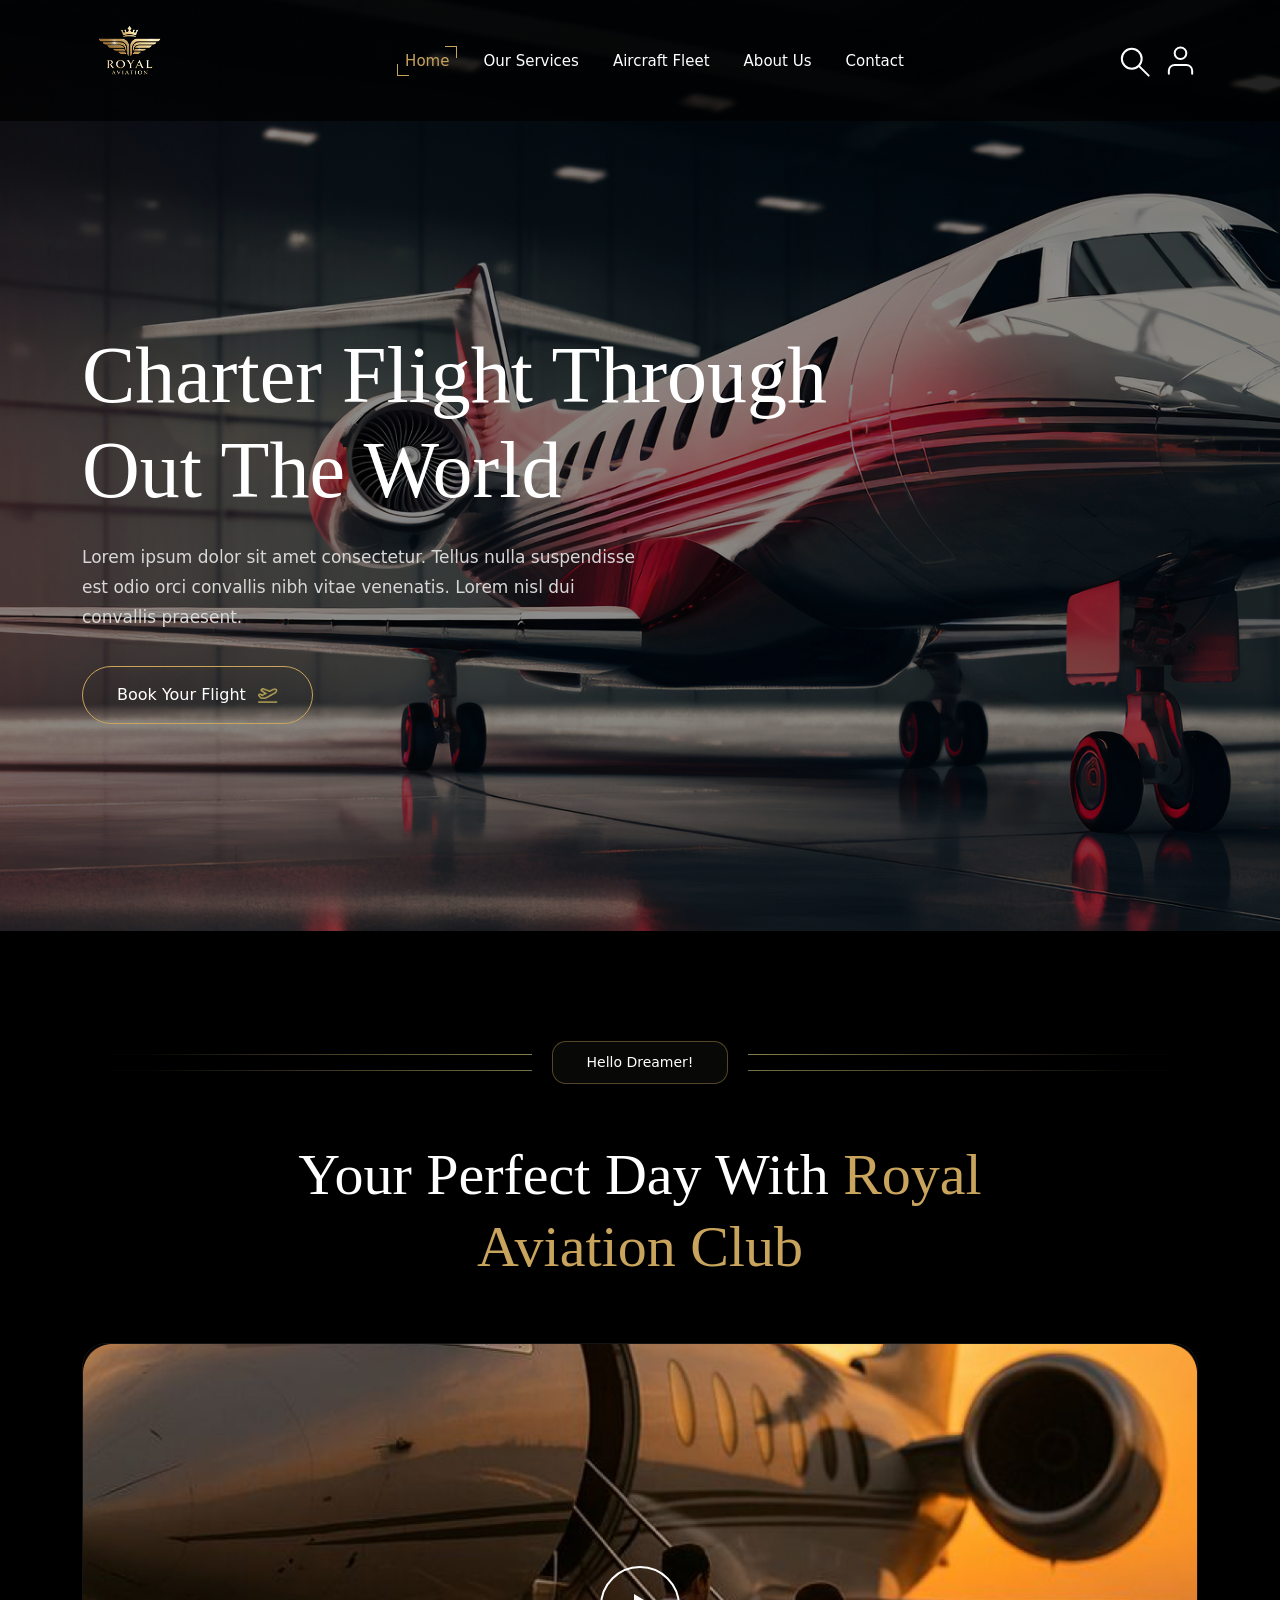
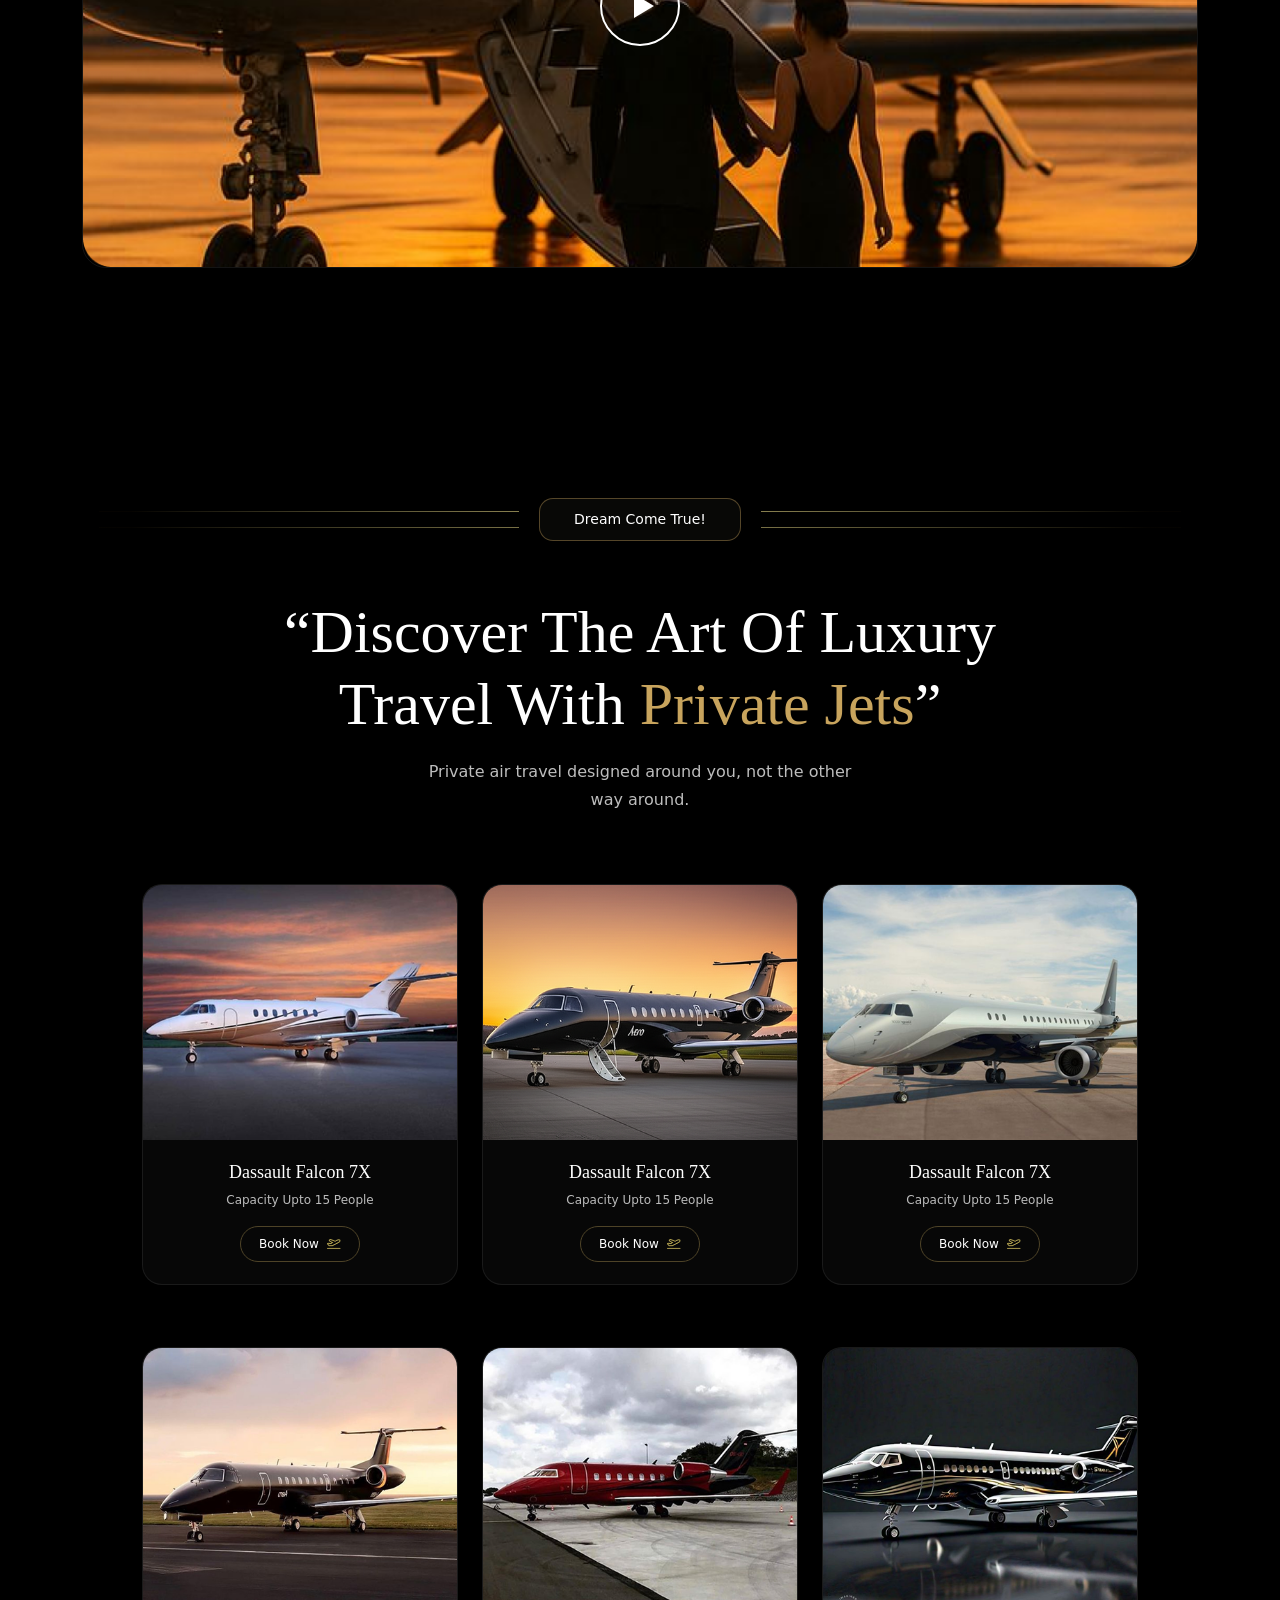
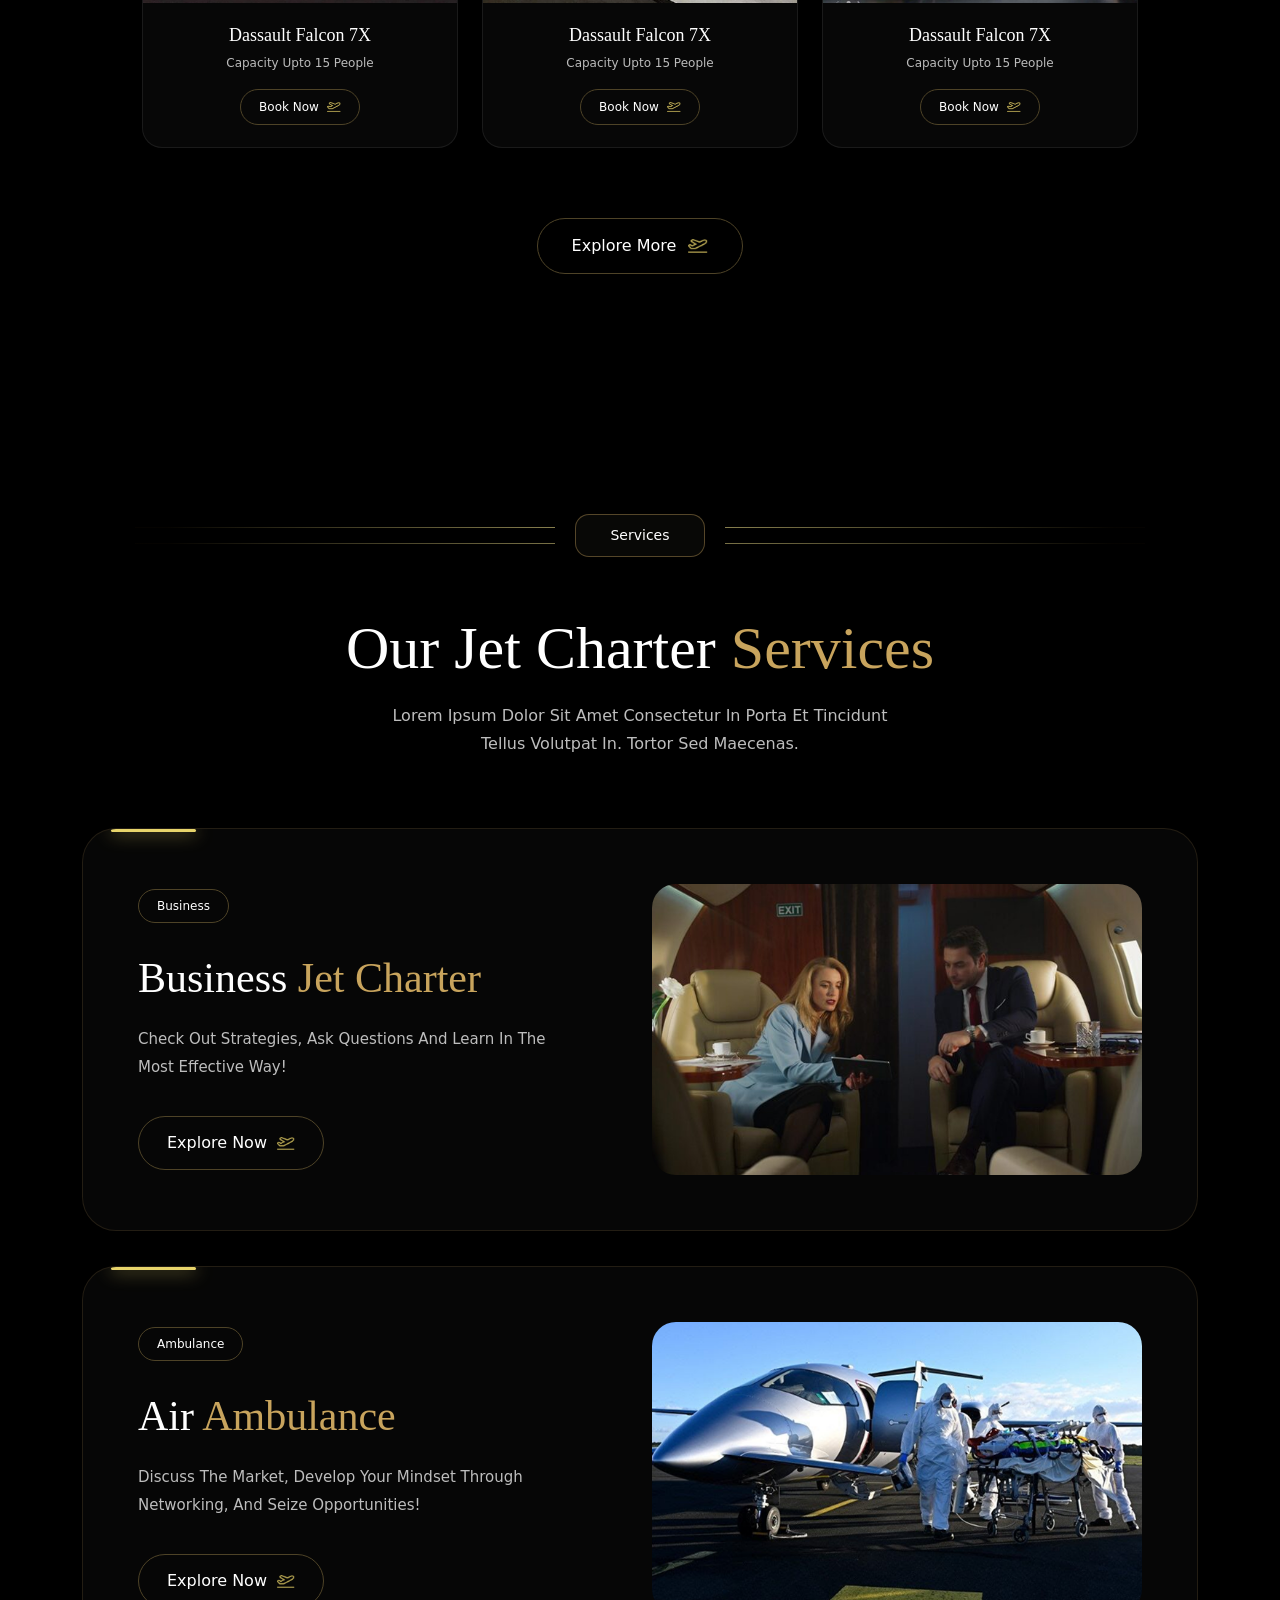
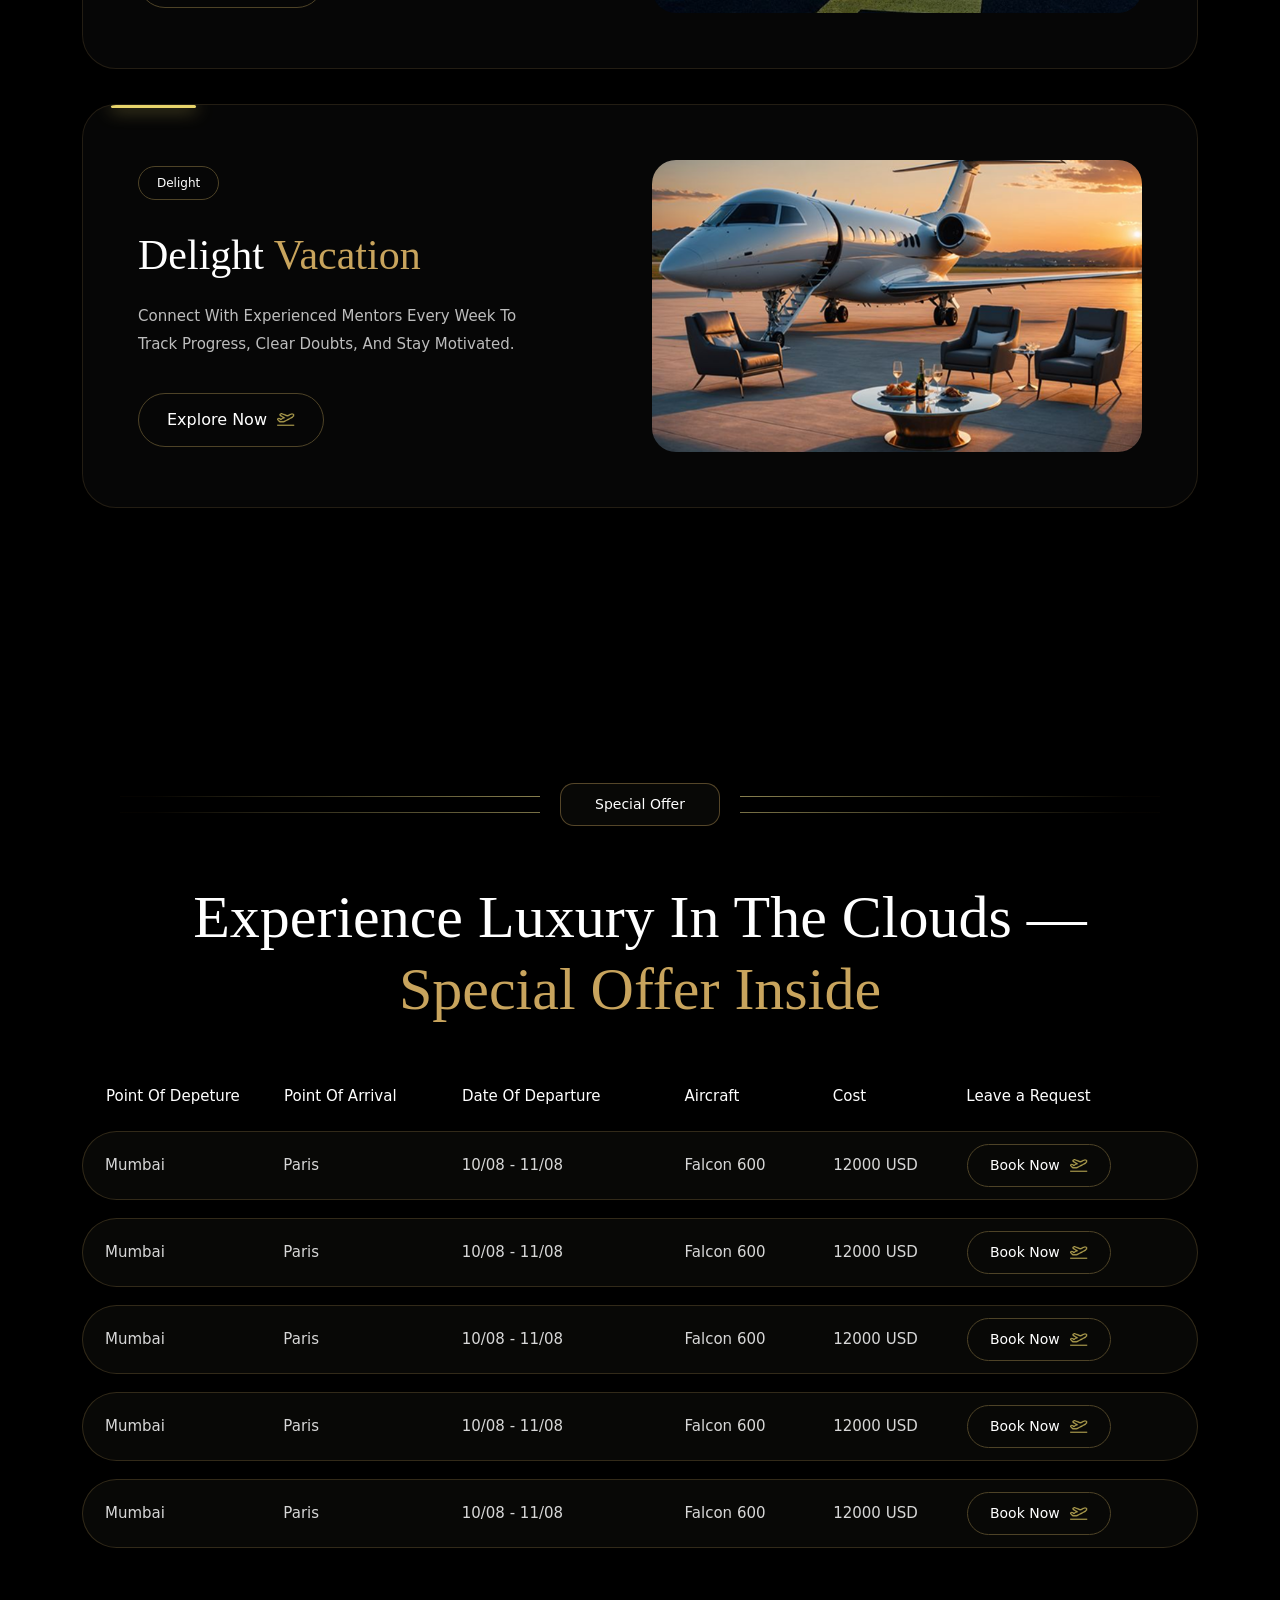
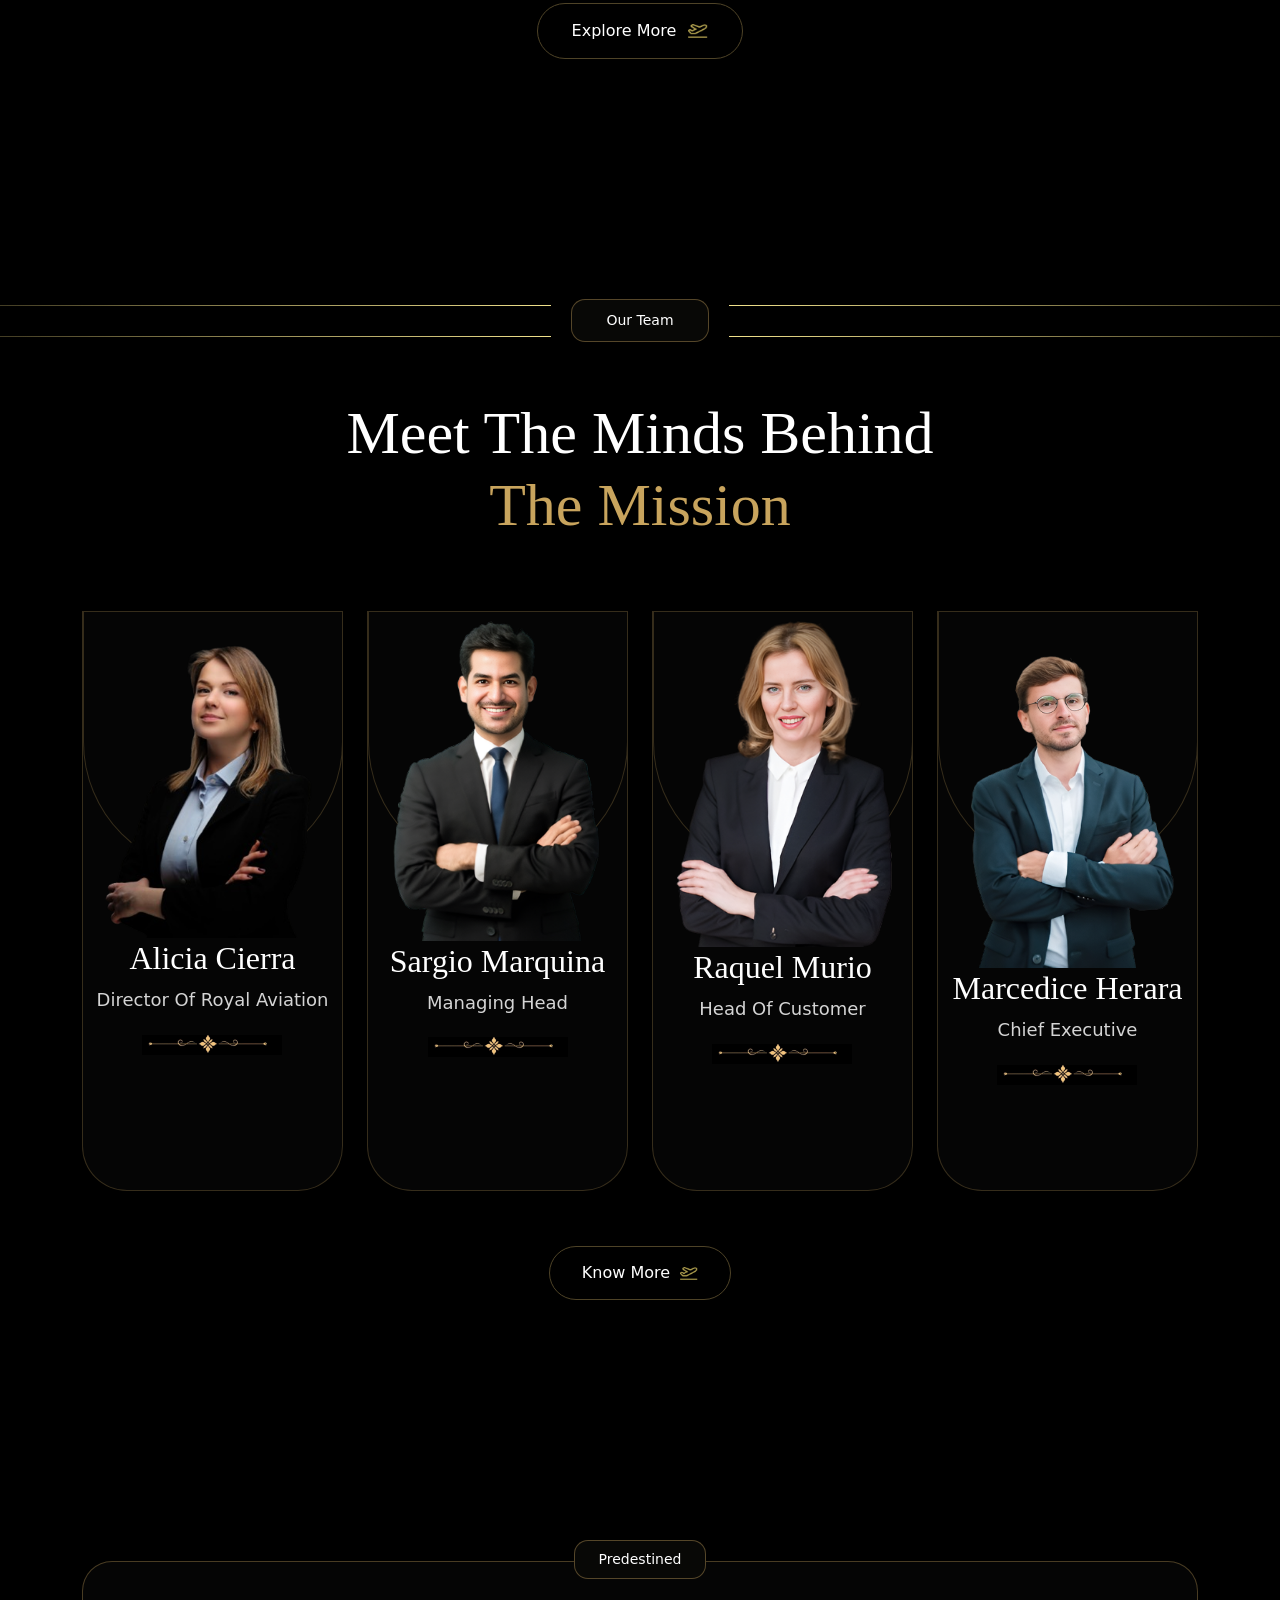
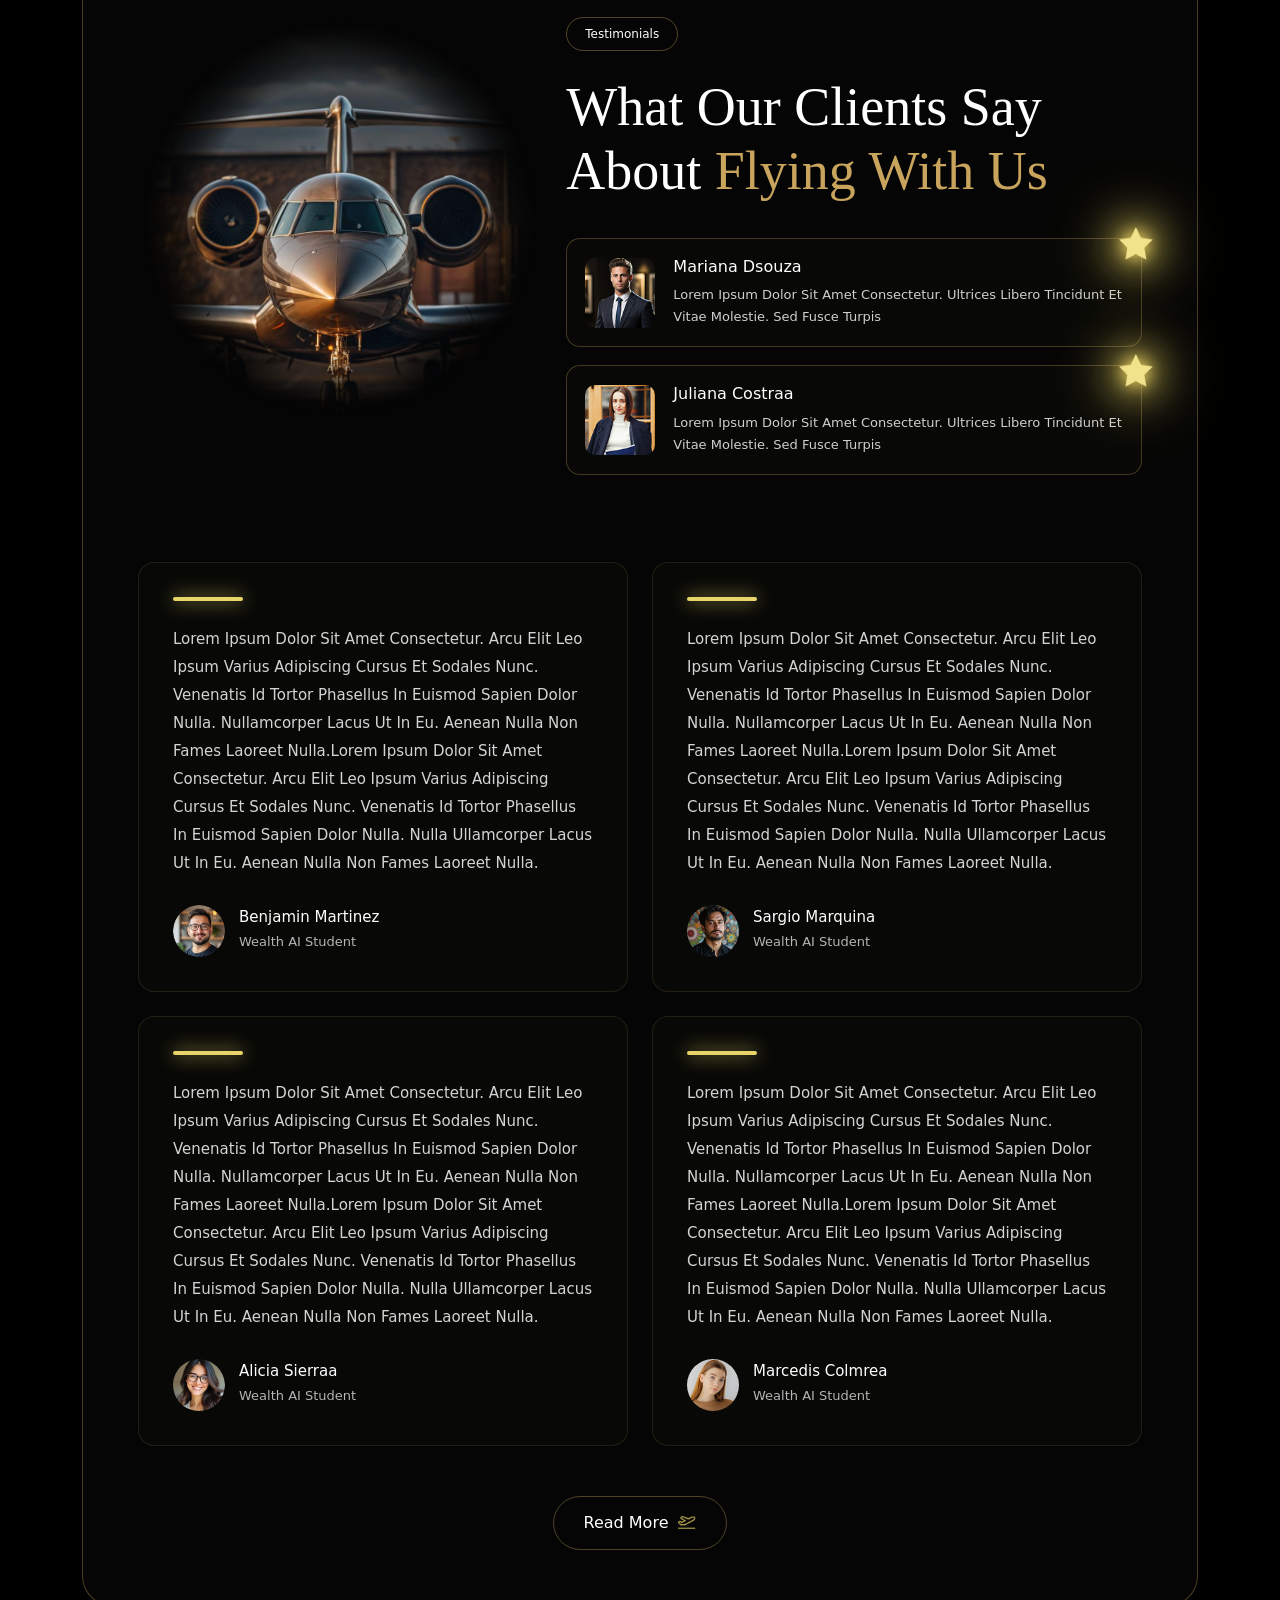
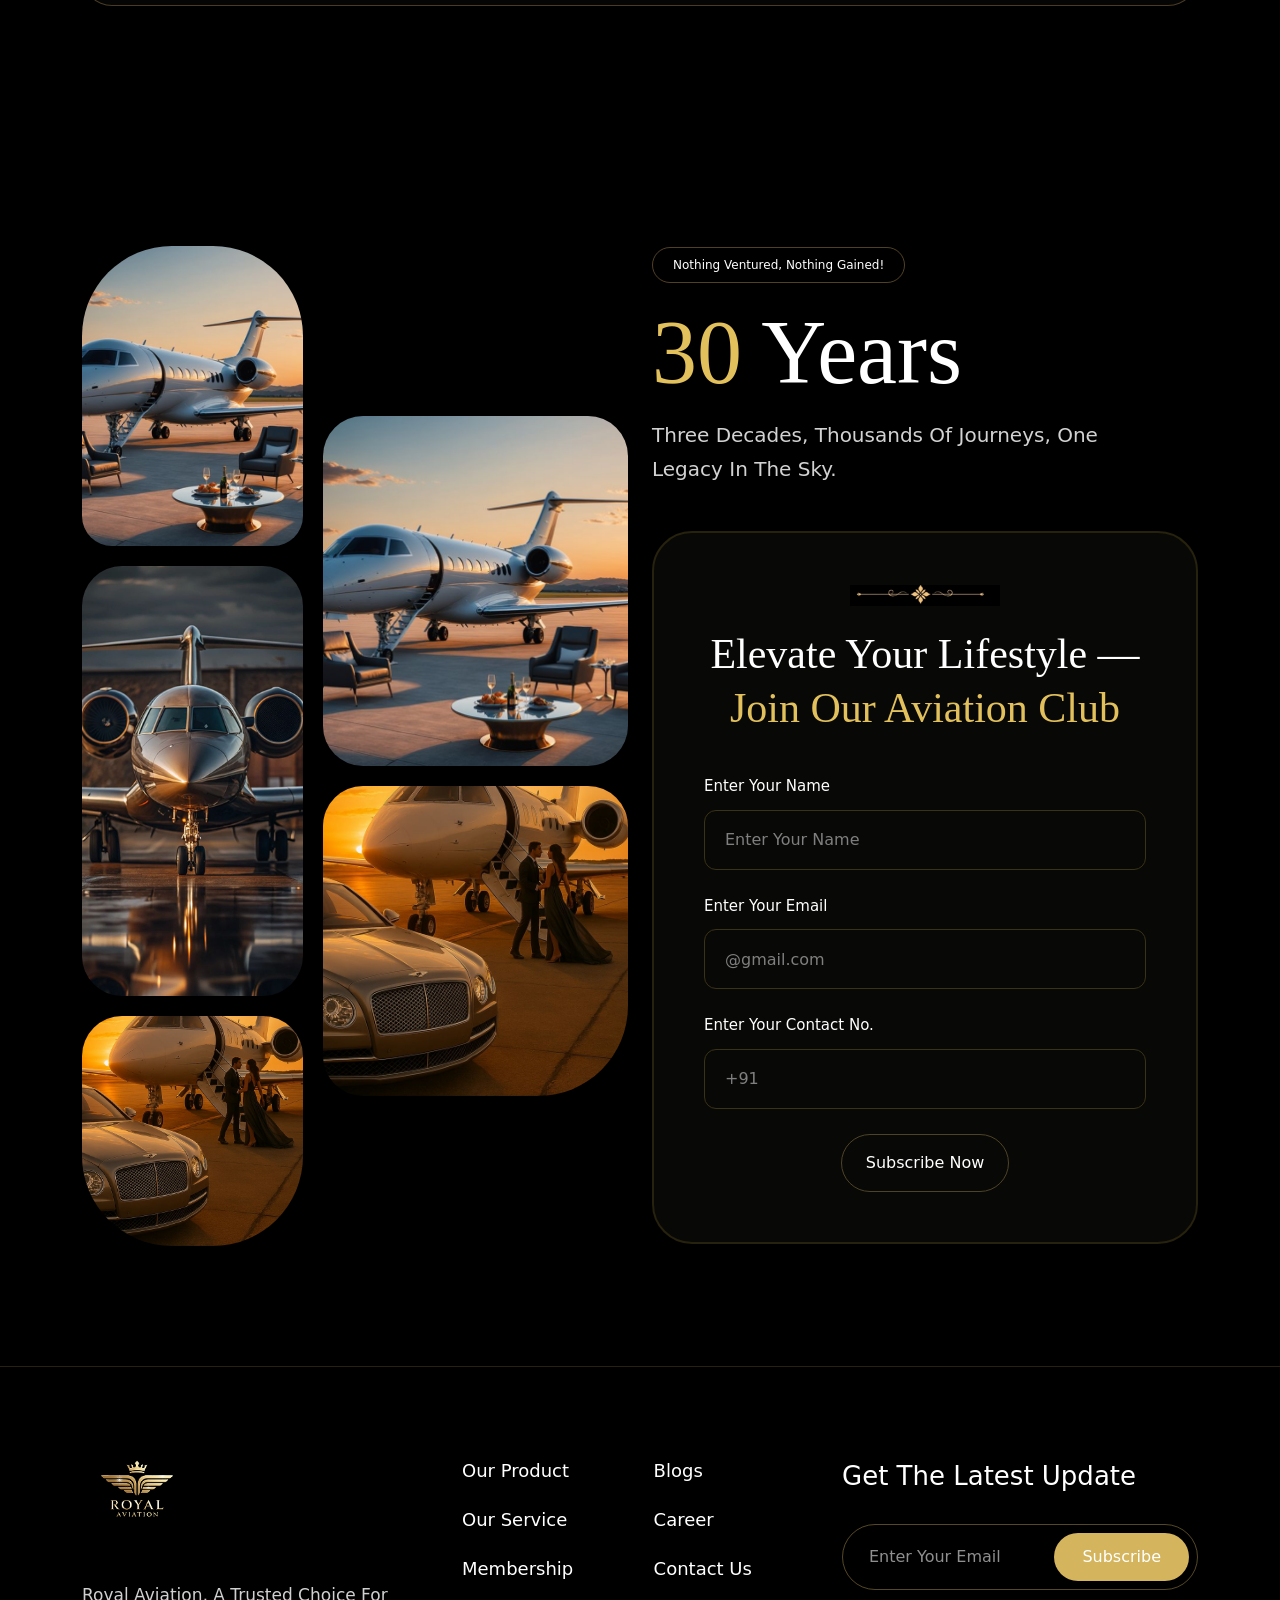
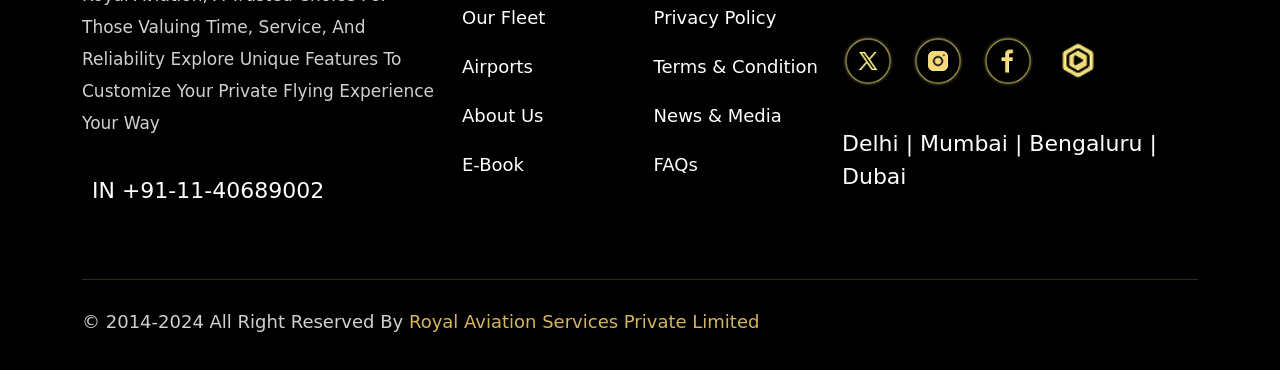
<file: index.html>
<!doctype html>
<html lang="en">
  <head>
    <meta charset="UTF-8" />
    <meta name="viewport" content="width=device-width, initial-scale=1.0" />

    <title>Royal Aviation</title>

    <!-- Bootstrap CSS -->
    <link
      href="https://cdn.jsdelivr.net/npm/bootstrap@5.3.3/dist/css/bootstrap.min.css"
      rel="stylesheet"
    />

    <!-- Google Font -->
    <link rel="preconnect" href="https://fonts.googleapis.com" />
    <link rel="preconnect" href="https://fonts.gstatic.com" crossorigin />

    <!-- Arlita -->
    <link
      href="https://fonts.googleapis.com/css2?family=Cormorant+Garamond:wght@300;400;500;600;700&display=swap"
      rel="stylesheet"
    />

    <link rel="stylesheet" href="https://fonts.cdnfonts.com/css/arlita" />

    <!-- CSS -->
    <link rel="stylesheet" href="./css/style.css" />
  </head>

  <body>
    <!--NAVBAR + BANNER SECTION-->
    <section class="aviation-banner">
      <!-- NAVBAR -->
      <nav class="navbar navbar-expand-lg aviation-navbar">
        <div class="container">
          <!-- LOGO -->
          <a class="navbar-brand" href="#">
            <img src="./assets/log.png" alt="logo" class="brand-logo" />
          </a>

          <button
            class="navbar-toggler aviation-toggler"
            type="button"
            id="menuToggle"
            data-bs-toggle="collapse"
            data-bs-target="#aviationNav"
          >
            <span class="toggle-line top-line"></span>
            <span class="toggle-line middle-line"></span>
            <span class="toggle-line bottom-line"></span>
          </button>

          <!-- NAV LINKS -->
          <div class="collapse navbar-collapse" id="aviationNav">
            <ul class="navbar-nav mx-auto">
              <li class="nav-item">
                <a class="nav-link active" href="#">Home</a>
              </li>

              <li class="nav-item">
                <a class="nav-link" href="our-services.html"> Our Services </a>
              </li>

              <li class="nav-item">
                <a class="nav-link" href="aircraft-fleet.html"
                  >Aircraft Fleet</a
                >
              </li>

              <li class="nav-item">
                <a class="nav-link" href="about-us.html">About Us</a>
              </li>

              <li class="nav-item">
                <a class="nav-link" href="contact.html">Contact</a>
              </li>
            </ul>

            <!-- RIGHT ICONS -->
            <div class="nav-icons d-flex align-items-center">
              <!-- SEARCH ICON -->
              <a href="#" class="icon-box">
                <svg
                  width="35"
                  height="35"
                  viewBox="0 0 35 35"
                  fill="none"
                  xmlns="http://www.w3.org/2000/svg"
                >
                  <path
                    d="M15.7507 25.6667C21.2275 25.6667 25.6673 21.2268 25.6673 15.75C25.6673 10.2732 21.2275 5.83333 15.7507 5.83333C10.2738 5.83333 5.83398 10.2732 5.83398 15.75C5.83398 21.2268 10.2738 25.6667 15.7507 25.6667Z"
                    stroke="white"
                    stroke-width="2"
                    stroke-linecap="round"
                    stroke-linejoin="round"
                  />
                  <path
                    d="M32.6673 32.6667L23.334 23.3333"
                    stroke="white"
                    stroke-width="2"
                    stroke-linecap="round"
                    stroke-linejoin="round"
                  />
                </svg>
              </a>

              <!-- USER ICON -->
              <a href="#" class="icon-box">
                <svg
                  width="35"
                  height="35"
                  viewBox="0 0 35 35"
                  fill="none"
                  xmlns="http://www.w3.org/2000/svg"
                >
                  <path
                    d="M29.1673 30.625V27.7083C29.1673 26.1612 28.5527 24.6775 27.4588 23.5835C26.3648 22.4896 24.8811 21.875 23.334 21.875H11.6673C10.1202 21.875 8.63649 22.4896 7.54253 23.5835C6.44857 24.6775 5.83398 26.1612 5.83398 27.7083V30.625"
                    stroke="white"
                    stroke-width="2"
                    stroke-linecap="round"
                    stroke-linejoin="round"
                  />
                  <path
                    d="M17.4993 16.0417C20.721 16.0417 23.3327 13.43 23.3327 10.2083C23.3327 6.98667 20.721 4.375 17.4993 4.375C14.2777 4.375 11.666 6.98667 11.666 10.2083C11.666 13.43 14.2777 16.0417 17.4993 16.0417Z"
                    stroke="white"
                    stroke-width="2"
                    stroke-linecap="round"
                    stroke-linejoin="round"
                  />
                </svg>
              </a>
            </div>
          </div>
        </div>
      </nav>

      <!-- BANNER CONTENT -->
      <div class="container">
        <div class="aviation-banner-content">
          <h1>
            <span class="first-line"> Charter Flight Through </span>

            <br />

            Out The World
          </h1>

          <p>
            Lorem ipsum dolor sit amet consectetur. Tellus nulla suspendisse est
            odio orci convallis nibh vitae venenatis. Lorem nisl dui convallis
            praesent.
          </p>
          <a href="#" class="flight-btn">
            Book Your Flight

            <img src="./assets/book-fly.png" alt="fly-icon" />
          </a>
        </div>
      </div>
    </section>

    <!--PERFECT DAY SECTION-->

    <section class="perfect-day-section">
      <div class="container">
        <!-- SECTION DIVIDER -->

        <div class="section-divider">
          <img src="./assets/left-line.png" alt="line" class="divider-line" />

          <span>Hello Dreamer!</span>

          <img src="./assets/right-line.png" alt="line" class="divider-line" />
        </div>

        <!-- HEADING -->
        <div class="perfect-day-heading">
          <h2>
            Your Perfect Day With
            <span>Royal Aviation Club</span>
          </h2>
        </div>

        <!-- IMAGE BOX -->
        <div class="aviation-video-box">
          <img src="./assets/dreamer.png" alt="private-jet" class="img-fluid" />

          <!-- PLAY  -->
          <div class="play-btn">
            <svg
              width="80"
              height="80"
              viewBox="0 0 80 80"
              fill="none"
              xmlns="http://www.w3.org/2000/svg"
            >
              <circle cx="40" cy="40" r="39" stroke="white" stroke-width="2" />
              <path d="M34 28L54 40L34 52V28Z" fill="white" />
            </svg>
          </div>
        </div>
      </div>
    </section>

    <!-- PRIVATE JETS SECTION -->

    <section class="private-jets-section">
      <div class="container">
        <div class="section-divider">
          <img src="./assets/left-line.png" alt="line" class="divider-line" />

          <span>Dream Come True!</span>

          <img src="./assets/right-line.png" alt="line" class="divider-line" />
        </div>

        <!-- HEADING -->
        <div class="private-jets-heading">
          <h2>
            “Discover The Art Of Luxury
            <br />
            Travel With
            <span>Private Jets</span>”
          </h2>

          <p>
            Private air travel designed around you, not the other way around.
          </p>
        </div>

        <!-- JETS GRID -->
        <div class="row g-4 justify-content-center">
          <!-- CARD 1 -->
          <div class="col-xl-4 col-md-6">
            <div class="jet-card">
              <div class="jet-image">
                <img src="./assets/private-jet1.png" alt="" />
              </div>

              <div class="jet-content">
                <h3>Dassault Falcon 7X</h3>

                <p>Capacity Upto 15 People</p>

                <a href="#" class="jet-book-btn">
                  Book Now

                  <img src="./assets/book-fly.png" alt="" />
                </a>
              </div>
            </div>
          </div>

          <!-- CARD 2 -->
          <div class="col-xl-4 col-md-6">
            <div class="jet-card">
              <div class="jet-image">
                <img src="./assets/private-jet2.png" alt="" />
              </div>

              <div class="jet-content">
                <h3>Dassault Falcon 7X</h3>

                <p>Capacity Upto 15 People</p>

                <a href="#" class="jet-book-btn">
                  Book Now

                  <img src="./assets/book-fly.png" alt="" />
                </a>
              </div>
            </div>
          </div>

          <!-- CARD 3 -->
          <div class="col-xl-4 col-md-6">
            <div class="jet-card">
              <div class="jet-image">
                <img src="./assets/private-jet3.png" alt="" />
              </div>

              <div class="jet-content">
                <h3>Dassault Falcon 7X</h3>

                <p>Capacity Upto 15 People</p>

                <a href="#" class="jet-book-btn">
                  Book Now

                  <img src="./assets/book-fly.png" alt="" />
                </a>
              </div>
            </div>
          </div>

          <!-- CARD 4 -->
          <div class="col-xl-4 col-md-6">
            <div class="jet-card">
              <div class="jet-image">
                <img src="./assets/private-jet4png.png" alt="" />
              </div>

              <div class="jet-content">
                <h3>Dassault Falcon 7X</h3>

                <p>Capacity Upto 15 People</p>

                <a href="#" class="jet-book-btn">
                  Book Now

                  <img src="./assets/book-fly.png" alt="" />
                </a>
              </div>
            </div>
          </div>

          <!-- CARD 5 -->
          <div class="col-xl-4 col-md-6">
            <div class="jet-card">
              <div class="jet-image">
                <img src="./assets/private-jet5.png" alt="" />
              </div>

              <div class="jet-content">
                <h3>Dassault Falcon 7X</h3>

                <p>Capacity Upto 15 People</p>

                <a href="#" class="jet-book-btn">
                  Book Now

                  <img src="assets/book-fly.png" alt="" />
                </a>
              </div>
            </div>
          </div>

          <!-- CARD 6 -->
          <div class="col-xl-4 col-md-6">
            <div class="jet-card">
              <div class="jet-image">
                <img src="./assets/private-jet6.png" alt="" />
              </div>

              <div class="jet-content">
                <h3>Dassault Falcon 7X</h3>

                <p>Capacity Upto 15 People</p>

                <a href="#" class="jet-book-btn">
                  Book Now

                  <img src="assets/book-fly.png" alt="" />
                </a>
              </div>
            </div>
          </div>
        </div>

        <!-- EXPLORE BUTTON -->

        <div class="explore-btn-box">
          <a href="#" class="explore-btn">
            Explore More

            <img src="assets/book-fly.png" alt="" />
          </a>
        </div>
      </div>
    </section>

    <!--CHARTER SERVICES SECTION-->

    <section class="charter-services-section">
      <div class="container">
        <div class="section-divider">
          <img src="./assets/left-line.png" alt="line" class="divider-line" />

          <span>Services</span>

          <img src="./assets/right-line.png" alt="line" class="divider-line" />
        </div>

        <!-- HEADING -->

        <div class="charter-services-heading">
          <h2>Our Jet Charter <span>Services</span></h2>

          <p>
            Lorem Ipsum Dolor Sit Amet Consectetur In Porta Et Tincidunt Tellus
            Volutpat In. Tortor Sed Maecenas.
          </p>
        </div>

        <!-- CARD 1 -->

        <div class="service-card">
          <div class="row align-items-center gy-4">
            <!-- LEFT CONTENT -->

            <div class="col-lg-6">
              <div class="service-content">
                <div class="service-small-tag">Business</div>

                <h3>Business <span>Jet Charter</span></h3>

                <p>
                  Check Out Strategies, Ask Questions And Learn In The Most
                  Effective Way!
                </p>

                <a href="#" class="service-btn">
                  Explore Now
                  <img src="./assets/book-fly.png" alt="arrow" />
                </a>
              </div>
            </div>

            <!-- RIGHT IMAGE -->

            <div class="col-lg-6">
              <div class="service-image">
                <img src="./assets/charter-services.png" alt="service-image" />
              </div>
            </div>
          </div>
        </div>

        <!-- CARD 2 -->

        <div class="service-card">
          <div class="row align-items-center gy-4">
            <!-- LEFT CONTENT -->

            <div class="col-lg-6">
              <div class="service-content">
                <div class="service-small-tag">Ambulance</div>

                <h3>Air <span>Ambulance</span></h3>

                <p>
                  Discuss The Market, Develop Your Mindset Through Networking,
                  And Seize Opportunities!
                </p>

                <a href="#" class="service-btn">
                  Explore Now
                  <img src="./assets/book-fly.png" alt="arrow" />
                </a>
              </div>
            </div>

            <!-- RIGHT IMAGE -->

            <div class="col-lg-6">
              <div class="service-image">
                <img src="./assets/charter-services1.png" alt="service-image" />
              </div>
            </div>
          </div>
        </div>

        <!-- CARD 3 -->

        <div class="service-card">
          <div class="row align-items-center gy-4">
            <!-- LEFT CONTENT -->

            <div class="col-lg-6">
              <div class="service-content">
                <div class="service-small-tag">Delight</div>

                <h3>Delight <span>Vacation</span></h3>

                <p>
                  Connect With Experienced Mentors Every Week To Track Progress,
                  Clear Doubts, And Stay Motivated.
                </p>

                <a href="#" class="service-btn">
                  Explore Now
                  <img src="./assets/book-fly.png" alt="arrow" />
                </a>
              </div>
            </div>

            <!-- RIGHT IMAGE -->

            <div class="col-lg-6">
              <div class="service-image">
                <img src="./assets/chater-services2.png" alt="service-image" />
              </div>
            </div>
          </div>
        </div>
      </div>
    </section>

    <!-- SPECIAL OFFER SECTION -->

    <section class="special-offer-section">
      <div class="container">
        <div class="section-divider">
          <img src="./assets/left-line.png" alt="line" class="divider-line" />

          <span>Special Offer</span>

          <img src="./assets/right-line.png" alt="line" class="divider-line" />
        </div>

        <!-- HEADING -->

        <div class="special-offer-heading">
          <h2>
            Experience Luxury In The Clouds —
            <span>Special Offer Inside</span>
          </h2>
        </div>

        <!-- TABLE -->

        <div class="offer-table">
          <div class="offer-table-inner">
            <!-- TABLE HEADINGS -->

            <div class="offer-table-heading">
              <div>Point Of Depeture</div>

              <div>Point Of Arrival</div>

              <div>Date Of Departure</div>

              <div>Aircraft</div>

              <div>Cost</div>

              <div>Leave a Request</div>
            </div>

            <!-- ROW 1 -->

            <div class="offer-row">
              <div>Mumbai</div>

              <div>Paris</div>

              <div>10/08 - 11/08</div>

              <div>Falcon 600</div>

              <div>12000 USD</div>

              <div>
                <a href="#" class="offer-book-btn">
                  Book Now

                  <img src="./assets/book-fly.png" alt="arrow" />
                </a>
              </div>
            </div>

            <!-- ROW 2 -->

            <div class="offer-row">
              <div>Mumbai</div>

              <div>Paris</div>

              <div>10/08 - 11/08</div>

              <div>Falcon 600</div>

              <div>12000 USD</div>

              <div>
                <a href="#" class="offer-book-btn">
                  Book Now

                  <img src="./assets/book-fly.png" alt="arrow" />
                </a>
              </div>
            </div>

            <!-- ROW 3 -->

            <div class="offer-row">
              <div>Mumbai</div>

              <div>Paris</div>

              <div>10/08 - 11/08</div>

              <div>Falcon 600</div>

              <div>12000 USD</div>

              <div>
                <a href="#" class="offer-book-btn">
                  Book Now

                  <img src="./assets/book-fly.png" alt="arrow" />
                </a>
              </div>
            </div>

            <!-- ROW 4 -->

            <div class="offer-row">
              <div>Mumbai</div>

              <div>Paris</div>

              <div>10/08 - 11/08</div>

              <div>Falcon 600</div>

              <div>12000 USD</div>

              <div>
                <a href="#" class="offer-book-btn">
                  Book Now

                  <img src="./assets/book-fly.png" alt="arrow" />
                </a>
              </div>
            </div>

            <!-- ROW 5 -->

            <div class="offer-row">
              <div>Mumbai</div>

              <div>Paris</div>

              <div>10/08 - 11/08</div>

              <div>Falcon 600</div>

              <div>12000 USD</div>

              <div>
                <a href="#" class="offer-book-btn">
                  Book Now

                  <img src="./assets/book-fly.png" alt="arrow" />
                </a>
              </div>
            </div>
          </div>
        </div>

        <!-- EXPLORE BUTTON -->

        <div class="offer-explore-btn-box">
          <a href="#" class="explore-btn">
            Explore More

            <img src="./assets/book-fly.png" alt="arrow" />
          </a>
        </div>
      </div>
    </section>

    <!--OUR TEAM SECTION -->

    <section class="our-team-section">
      <div class="container">
        <div class="section-divider">
          <img
            src="./assets/left-line.png"
            alt="left-line"
            class="divider-left"
          />

          <span>Our Team</span>

          <img
            src="./assets/right-line.png"
            alt="right-line"
            class="divider-right"
          />
        </div>

        <!-- HEADING -->

        <div class="our-team-heading">
          <h2>
            Meet The Minds Behind
            <span>The Mission</span>
          </h2>
        </div>

        <!-- TEAM -->

        <div class="row g-4 justify-content-center">
          <!-- CARD 1 -->

          <div class="col-xl-3 col-lg-4 col-md-6">
            <div class="team-card">
              <div class="team-image">
                <img src="./assets/team1.png" alt="team-member" />
              </div>

              <div class="team-content">
                <h3>Alicia Cierra</h3>

                <p>Director Of Royal Aviation</p>

                <!-- BOTTOM DESIGN -->

                <div class="team-design">
                  <img src="./assets/design.png" alt="design" />
                </div>
              </div>
            </div>
          </div>

          <!-- CARD 2 -->

          <div class="col-xl-3 col-lg-4 col-md-6">
            <div class="team-card">
              <div class="team-image">
                <img src="./assets/team2.png" alt="team-member" />
              </div>

              <div class="team-content">
                <h3>Sargio Marquina</h3>

                <p>Managing Head</p>

                <div class="team-design">
                  <img src="./assets/design.png" alt="design" />
                </div>
              </div>
            </div>
          </div>

          <!-- CARD 3 -->

          <div class="col-xl-3 col-lg-4 col-md-6">
            <div class="team-card">
              <div class="team-image">
                <img src="./assets/team3.png" alt="team-member" />
              </div>

              <div class="team-content">
                <h3>Raquel Murio</h3>

                <p>Head Of Customer</p>

                <div class="team-design">
                  <img src="./assets/design.png" alt="design" />
                </div>
              </div>
            </div>
          </div>

          <!-- CARD 4 -->

          <div class="col-xl-3 col-lg-4 col-md-6">
            <div class="team-card">
              <div class="team-image">
                <img src="./assets/team4.png" alt="team-member" />
              </div>

              <div class="team-content">
                <h3>Marcedice Herara</h3>

                <p>Chief Executive</p>

                <div class="team-design">
                  <img src="./assets/design.png" alt="design" />
                </div>
              </div>
            </div>
          </div>
        </div>

        <!-- BUTTON -->

        <div class="team-btn-box">
          <a href="#" class="team-btn">
            Know More

            <img src="./assets/book-fly.png" alt="arrow" />
          </a>
        </div>
      </div>
    </section>

    <!--TESTIMONIAL SECTION-->

    <section class="testimonial-section">
      <div class="container">
        <div class="testimonial-top-tag">Predestined</div>

        <!-- MAIN BOX -->

        <div class="testimonial-wrapper">
          <div class="row align-items-start g-4">
            <!-- LEFT IMAGE -->

            <div class="col-lg-5">
              <div class="testimonial-main-image">
                <img src="./assets/plane.png" alt="plane" class="img-fluid" />
              </div>
            </div>

            <!-- RIGHT CONTENT -->

            <div class="col-lg-7">
              <div class="testimonial-small-tag">Testimonials</div>

              <!-- HEADING -->

              <div class="testimonial-heading">
                <h2>What Our Clients Say About <span>Flying With Us</span></h2>
              </div>

              <!-- TOP REVIEW 1 -->

              <div class="top-review-card">
                <div class="top-review-left">
                  <img src="./assets/md.png" alt="client" />
                </div>

                <div class="top-review-content">
                  <h4>Mariana Dsouza</h4>

                  <p>
                    Lorem Ipsum Dolor Sit Amet Consectetur. Ultrices Libero
                    Tincidunt Et Vitae Molestie. Sed Fusce Turpis
                  </p>
                </div>

                <div class="review-star">
                  <img src="./assets/review-star.png" alt="star" />
                </div>
              </div>

              <!-- TOP REVIEW 2 -->

              <div class="top-review-card">
                <div class="top-review-left">
                  <img src="./assets/jc.png" alt="client" />
                </div>

                <div class="top-review-content">
                  <h4>Juliana Costraa</h4>

                  <p>
                    Lorem Ipsum Dolor Sit Amet Consectetur. Ultrices Libero
                    Tincidunt Et Vitae Molestie. Sed Fusce Turpis
                  </p>
                </div>

                <div class="review-star">
                  <img src="./assets/review-star.png" alt="star" />
                </div>
              </div>
            </div>
          </div>

          <!-- TESTIMONIAL GRID -->

          <div class="row g-4 testimonial-grid">
            <!-- CARD 1 -->

            <div class="col-lg-6">
              <div class="testimonial-card">
                <div class="testimonial-line"></div>

                <p>
                  Lorem Ipsum Dolor Sit Amet Consectetur. Arcu Elit Leo Ipsum
                  Varius Adipiscing Cursus Et Sodales Nunc. Venenatis Id Tortor
                  Phasellus In Euismod Sapien Dolor Nulla. Nullamcorper Lacus Ut
                  In Eu. Aenean Nulla Non Fames Laoreet Nulla.Lorem Ipsum Dolor
                  Sit Amet Consectetur. Arcu Elit Leo Ipsum Varius Adipiscing
                  Cursus Et Sodales Nunc. Venenatis Id Tortor Phasellus In
                  Euismod Sapien Dolor Nulla. Nulla Ullamcorper Lacus Ut In Eu.
                  Aenean Nulla Non Fames Laoreet Nulla.
                </p>

                <div class="testimonial-user">
                  <img src="./assets/testi1.png" alt="user" />

                  <div>
                    <h5>Benjamin Martinez</h5>
                    <span>Wealth AI Student</span>
                  </div>
                </div>
              </div>
            </div>

            <!-- CARD 2 -->

            <div class="col-lg-6">
              <div class="testimonial-card">
                <div class="testimonial-line"></div>

                <p>
                  Lorem Ipsum Dolor Sit Amet Consectetur. Arcu Elit Leo Ipsum
                  Varius Adipiscing Cursus Et Sodales Nunc. Venenatis Id Tortor
                  Phasellus In Euismod Sapien Dolor Nulla. Nullamcorper Lacus Ut
                  In Eu. Aenean Nulla Non Fames Laoreet Nulla.Lorem Ipsum Dolor
                  Sit Amet Consectetur. Arcu Elit Leo Ipsum Varius Adipiscing
                  Cursus Et Sodales Nunc. Venenatis Id Tortor Phasellus In
                  Euismod Sapien Dolor Nulla. Nulla Ullamcorper Lacus Ut In Eu.
                  Aenean Nulla Non Fames Laoreet Nulla.
                </p>

                <div class="testimonial-user">
                  <img src="./assets/testi2.png" alt="user" />

                  <div>
                    <h5>Sargio Marquina</h5>
                    <span>Wealth AI Student</span>
                  </div>
                </div>
              </div>
            </div>

            <!-- CARD 3 -->

            <div class="col-lg-6">
              <div class="testimonial-card">
                <div class="testimonial-line"></div>

                <p>
                  Lorem Ipsum Dolor Sit Amet Consectetur. Arcu Elit Leo Ipsum
                  Varius Adipiscing Cursus Et Sodales Nunc. Venenatis Id Tortor
                  Phasellus In Euismod Sapien Dolor Nulla. Nullamcorper Lacus Ut
                  In Eu. Aenean Nulla Non Fames Laoreet Nulla.Lorem Ipsum Dolor
                  Sit Amet Consectetur. Arcu Elit Leo Ipsum Varius Adipiscing
                  Cursus Et Sodales Nunc. Venenatis Id Tortor Phasellus In
                  Euismod Sapien Dolor Nulla. Nulla Ullamcorper Lacus Ut In Eu.
                  Aenean Nulla Non Fames Laoreet Nulla.
                </p>

                <div class="testimonial-user">
                  <img src="./assets/testi3.png" alt="user" />

                  <div>
                    <h5>Alicia Sierraa</h5>
                    <span>Wealth AI Student</span>
                  </div>
                </div>
              </div>
            </div>

            <!-- CARD 4 -->

            <div class="col-lg-6">
              <div class="testimonial-card">
                <div class="testimonial-line"></div>

                <p>
                  Lorem Ipsum Dolor Sit Amet Consectetur. Arcu Elit Leo Ipsum
                  Varius Adipiscing Cursus Et Sodales Nunc. Venenatis Id Tortor
                  Phasellus In Euismod Sapien Dolor Nulla. Nullamcorper Lacus Ut
                  In Eu. Aenean Nulla Non Fames Laoreet Nulla.Lorem Ipsum Dolor
                  Sit Amet Consectetur. Arcu Elit Leo Ipsum Varius Adipiscing
                  Cursus Et Sodales Nunc. Venenatis Id Tortor Phasellus In
                  Euismod Sapien Dolor Nulla. Nulla Ullamcorper Lacus Ut In Eu.
                  Aenean Nulla Non Fames Laoreet Nulla.
                </p>

                <div class="testimonial-user">
                  <img src="./assets/testi4.png" alt="user" />

                  <div>
                    <h5>Marcedis Colmrea</h5>
                    <span>Wealth AI Student</span>
                  </div>
                </div>
              </div>
            </div>
          </div>

          <!-- BUTTON -->

          <div class="testimonial-btn-box">
            <a href="#" class="testimonial-btn">
              Read More

              <img src="./assets/book-fly.png" alt="arrow" />
            </a>
          </div>
        </div>
      </div>
    </section>

    <!--AVIATION CLUB SECTION-->

    <section class="aviation-club-section">
      <div class="container">
        <div class="row align-items-center gy-5">
          <!-- LEFT IMAGE GRID -->

          <div class="col-lg-6">
            <div class="club-gallery">
              <div class="gallery-left">
                <img src="./assets/30yrs-2.png" alt="jet" />
                <img src="./assets/30yrs-1.png" alt="jet" />
                <img src="./assets/30yrs.png" alt="car" />
              </div>

              <div class="gallery-right">
                <img src="./assets/30yrs-2.png" alt="lounge" />
                <img src="./assets/30yrs.png" alt="couple" />
              </div>
            </div>
          </div>

          <!-- RIGHT CONTENT -->

          <div class="col-lg-6">
            <div class="club-tag">Nothing Ventured, Nothing Gained!</div>

            <!-- HEADING -->

            <div class="club-heading">
              <h2><span>30</span> Years</h2>

              <p>
                Three Decades, Thousands Of Journeys, One Legacy In The Sky.
              </p>
            </div>

            <!-- FORM BOX -->

            <div class="club-form-box">
              <div class="club-form-design">
                <img src="./assets/design.png" alt="design" />
              </div>

              <h3>
                Elevate Your Lifestyle —
                <span>Join Our Aviation Club</span>
              </h3>

              <form>
                <div class="form-group">
                  <label>Enter Your Name</label>
                  <input type="text" placeholder="Enter Your Name" />
                </div>

                <div class="form-group">
                  <label>Enter Your Email</label>
                  <input type="email" placeholder="@gmail.com" />
                </div>

                <div class="form-group">
                  <label>Enter Your Contact No.</label>
                  <input type="text" placeholder="+91" />
                </div>

                <input type="submit" value="Subscribe Now" class="club-btn" />
              </form>
            </div>
          </div>
        </div>
      </div>
    </section>

    <!--FOOTER SECTION-->

    <footer class="aviation-footer">
      <div class="container">
        <div class="row gy-5">
          <!-- LEFT -->
          <div class="col-lg-4">
            <a href="index.html" class="footer-logo">
              <img src="./assets/log.png" alt="logo" />
            </a>

            <p class="footer-text">
              Royal Aviation, A Trusted Choice For Those Valuing Time, Service,
              And Reliability Explore Unique Features To Customize Your Private
              Flying Experience Your Way
            </p>

            <a href="tel:+911140689002" class="footer-phone">
              <i class="fa-solid fa-phone"></i>
              IN +91-11-40689002
            </a>
          </div>

          <!-- CENTER -->
          <div class="col-lg-4">
            <div class="footer-links-wrapper">
              <ul class="footer-links">
                <li><a href="#">Our Product</a></li>
                <li><a href="#">Our Service</a></li>
                <li><a href="#">Membership</a></li>
                <li><a href="#">Our Fleet</a></li>
                <li><a href="#">Airports</a></li>
                <li><a href="#">About Us</a></li>
                <li><a href="#">E-Book</a></li>
              </ul>

              <ul class="footer-links">
                <li><a href="#">Blogs</a></li>
                <li><a href="#">Career</a></li>
                <li><a href="#">Contact Us</a></li>
                <li><a href="#">Privacy Policy</a></li>
                <li><a href="#">Terms & Condition</a></li>
                <li><a href="#">News & Media</a></li>
                <li><a href="#">FAQs</a></li>
              </ul>
            </div>
          </div>

          <!-- RIGHT -->
          <div class="col-lg-4">
            <p class="footer-update-title">Get The Latest Update</p>
            <!-- SUBSCRIBE -->
            <form class="footer-form">
              <input type="email" placeholder="Enter Your Email" />

              <input type="submit" value="Subscribe" />
            </form>

            <!-- SOCIAL -->
            <ul class="footer-social">
              <li>
                <a href="#">
                  <img src="./assets/twitter.png" alt="" />
                </a>
              </li>

              <li>
                <a href="#">
                  <img src="./assets/intagram.png" alt="" />
                </a>
              </li>

              <li>
                <a href="#">
                  <img src="./assets/facebook.png" alt="" />
                </a>
              </li>

              <li>
                <a href="#">
                  <img src="./assets/YouTube-Studio.png" alt="" />
                </a>
              </li>
            </ul>

            <!-- LOCATION -->
            <p class="footer-location">Delhi | Mumbai | Bengaluru | Dubai</p>
          </div>
        </div>

        <!-- BOTTOM -->
        <div class="footer-bottom">
          <p>
            © 2014-2024 All Right Reserved By

            <a href="index.html"> Royal Aviation Services Private Limited </a>
          </p>
        </div>
      </div>
    </footer>
    <!-- Bootstrap JS -->
    <script src="https://cdn.jsdelivr.net/npm/bootstrap@5.3.3/dist/js/bootstrap.bundle.min.js"></script>

    <script src="./js/script.js"></script>
  </body>
</html>
</file>
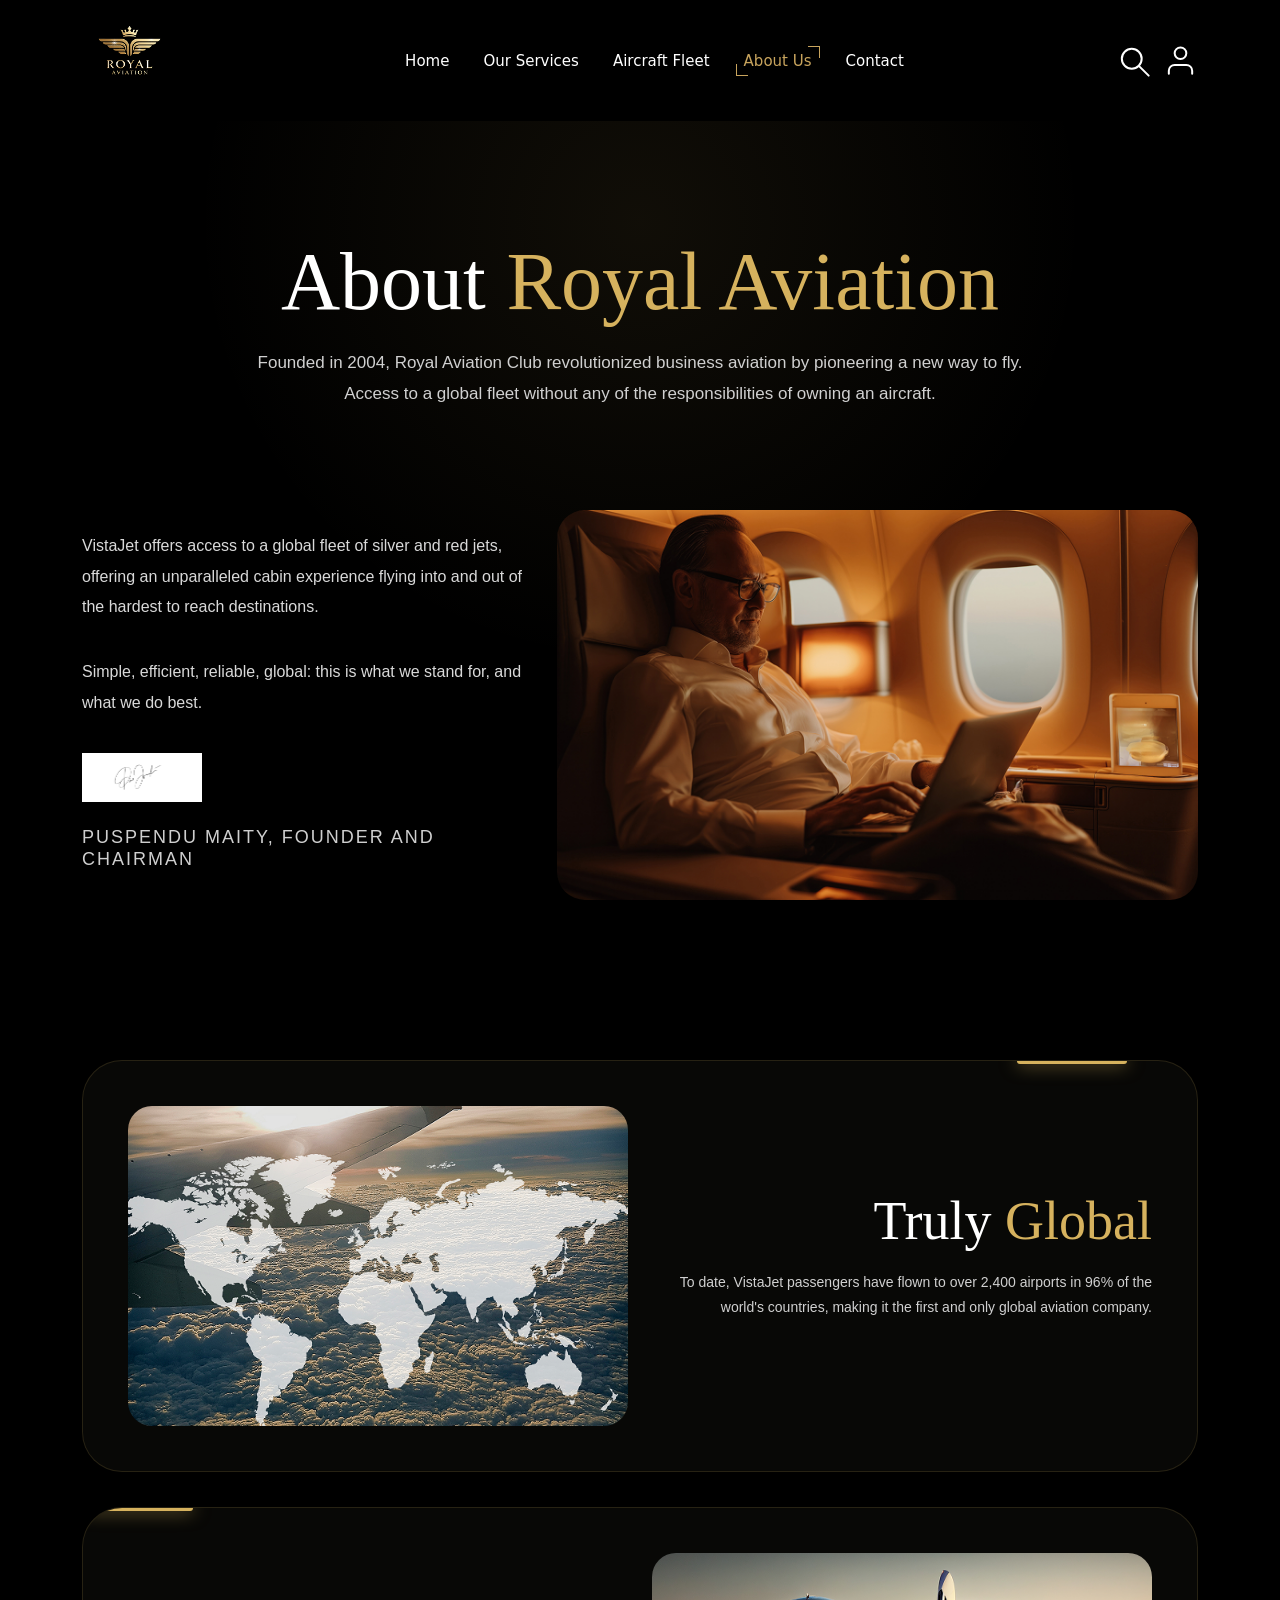
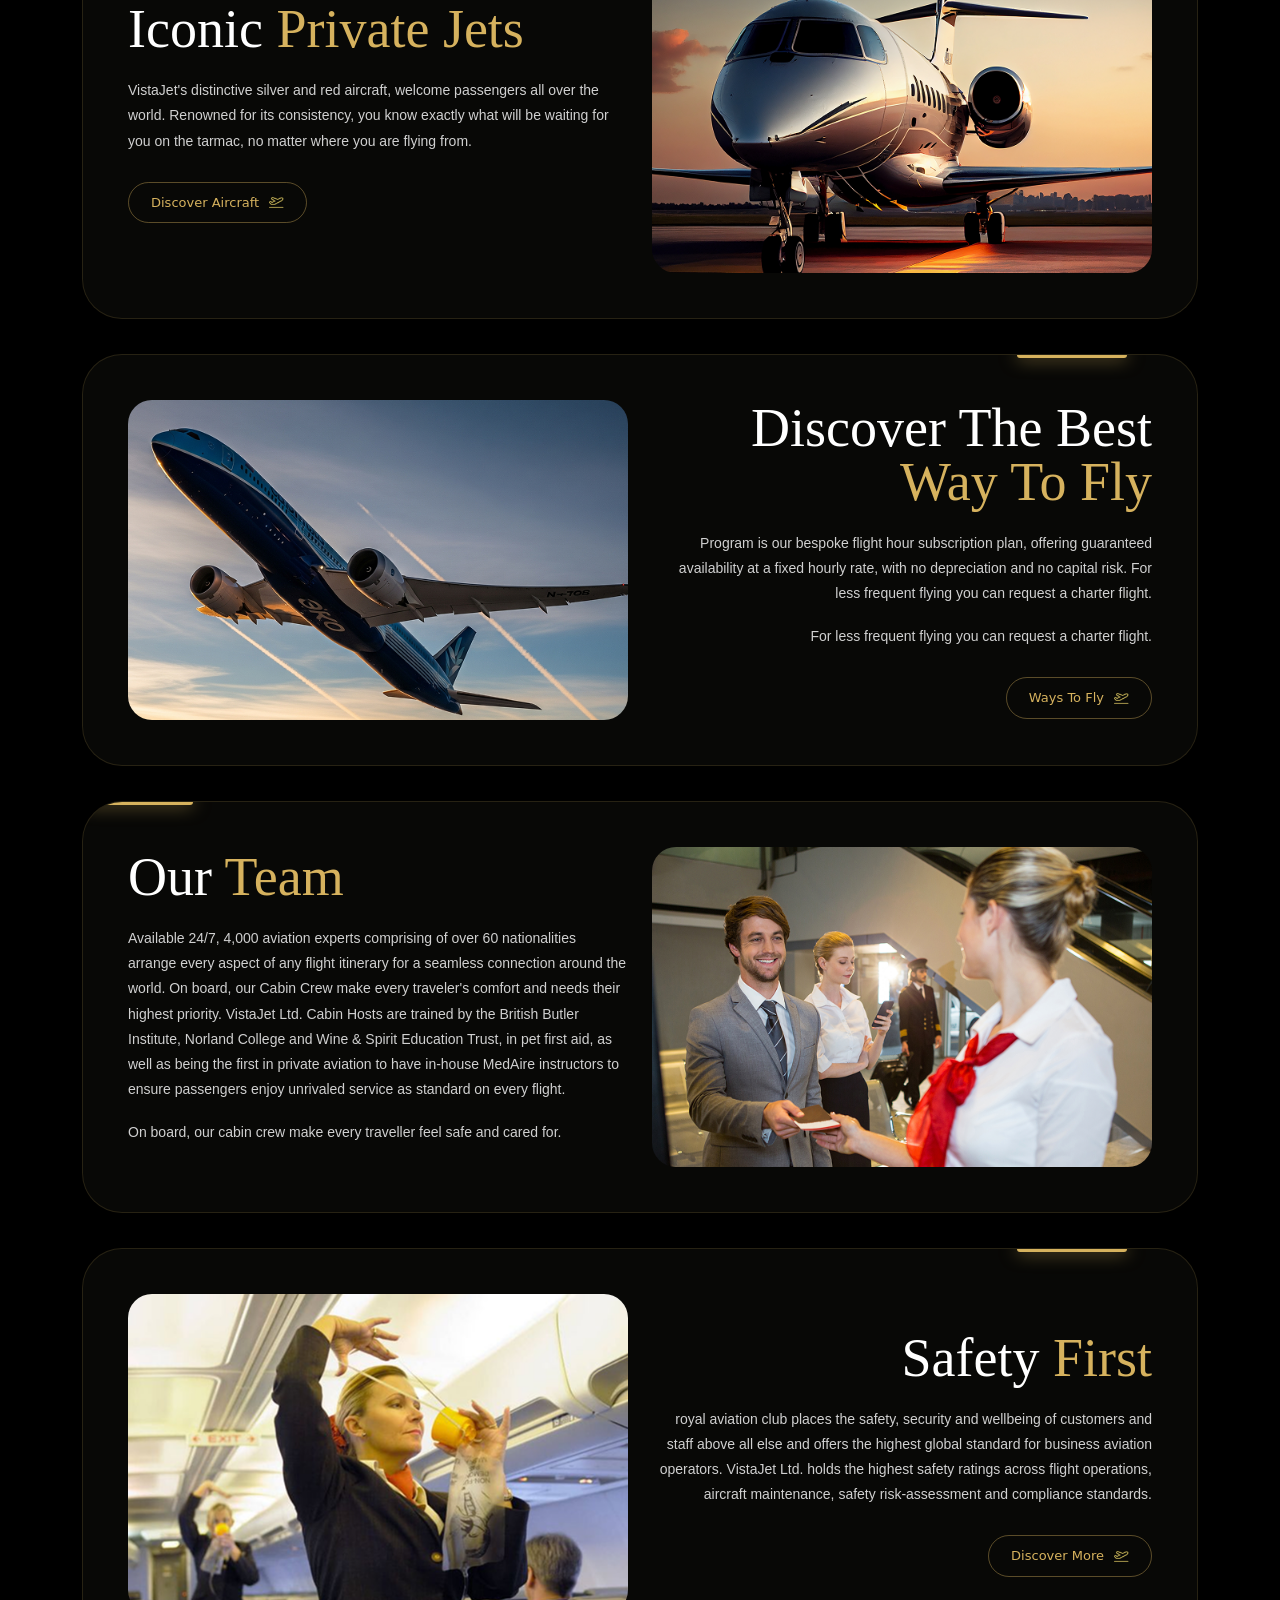
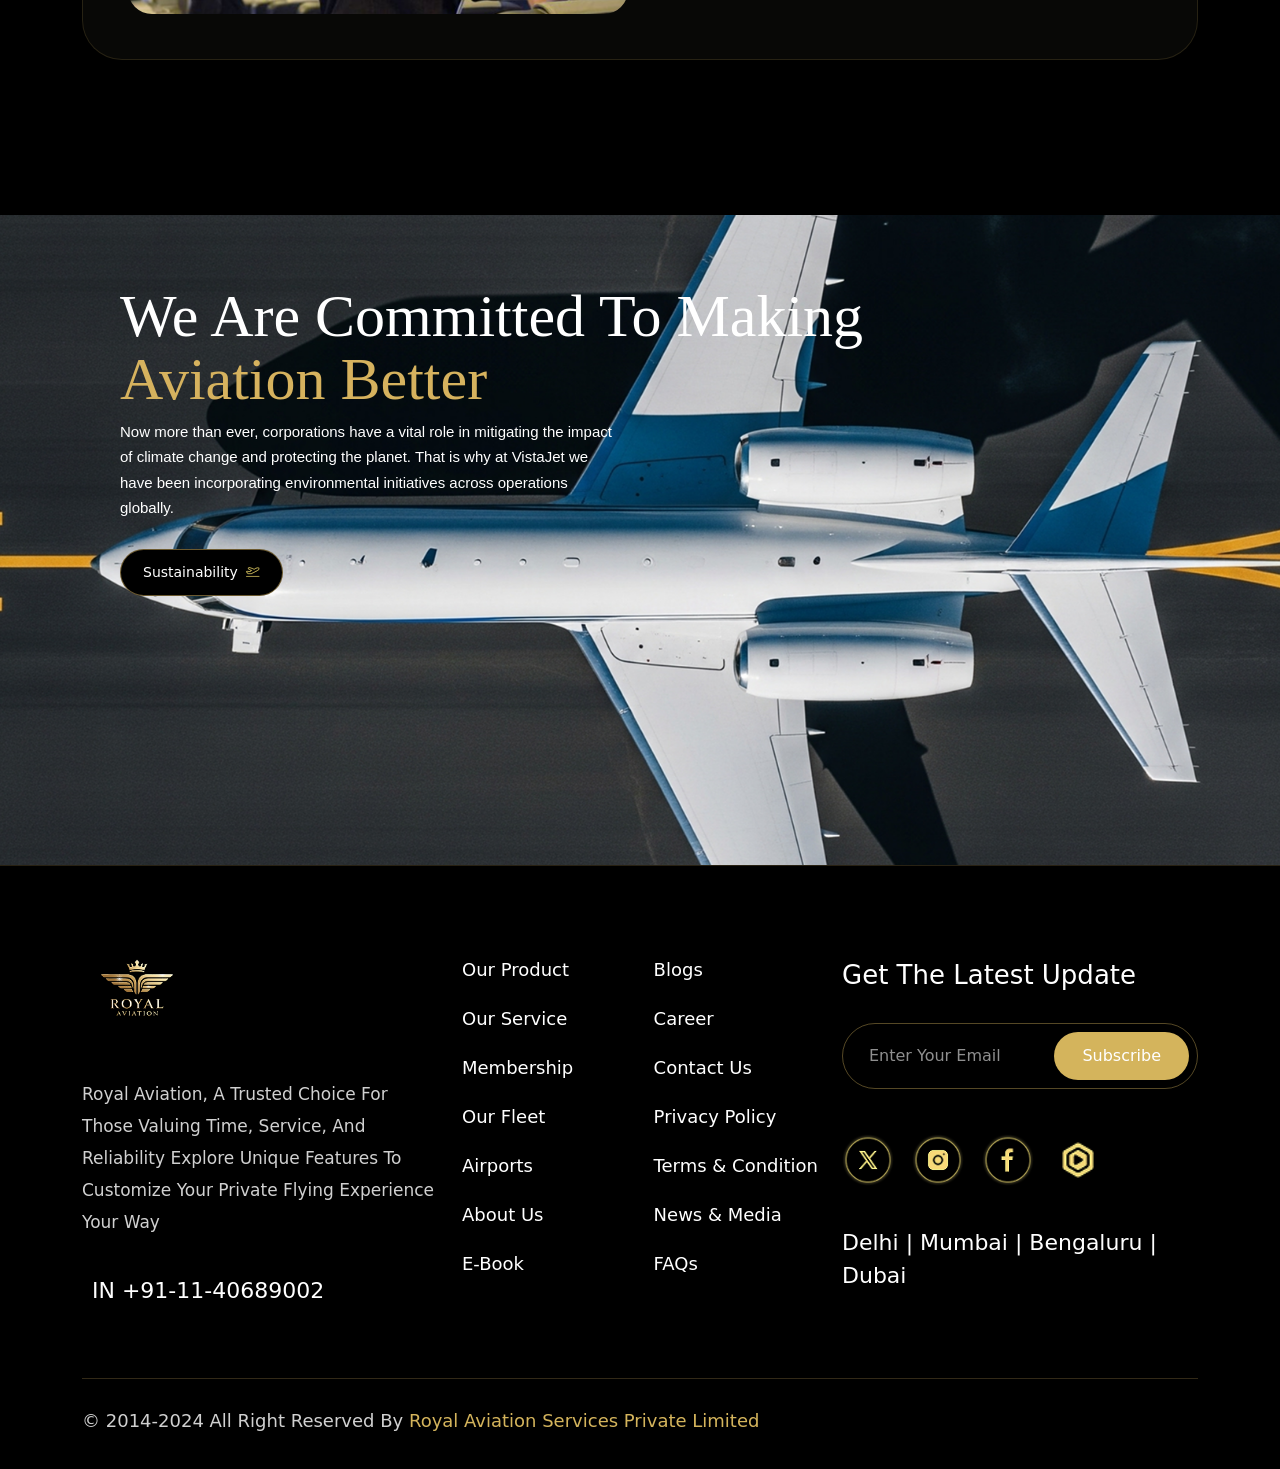
<file: about-us.html>
<!doctype html>
<html lang="en">
  <head>
    <meta charset="UTF-8" />

    <meta name="viewport" content="width=device-width, initial-scale=1.0" />

    <title>Royal Aviation</title>

    <!-- BOOTSTRAP -->

    <link
      href="https://cdn.jsdelivr.net/npm/bootstrap@5.3.3/dist/css/bootstrap.min.css"
      rel="stylesheet"
    />

    <!-- MAIN CSS -->

    <link rel="stylesheet" href="./css/style.css" />

    <!-- ABOUT CSS -->

    <link rel="stylesheet" href="./css/about.css" />
  </head>

  <body>
    <!--ABOUT SECTION-->
    <nav class="navbar navbar-expand-lg aviation-navbar">
      <div class="container">
        <!-- LOGO -->
        <a class="navbar-brand" href="#">
          <img src="./assets/log.png" alt="logo" class="brand-logo" />
        </a>

        <button
          class="navbar-toggler aviation-toggler"
          type="button"
          id="menuToggle"
          data-bs-toggle="collapse"
          data-bs-target="#aviationNav"
        >
          <span class="toggle-line top-line"></span>
          <span class="toggle-line middle-line"></span>
          <span class="toggle-line bottom-line"></span>
        </button>

        <!-- NAV LINKS -->

        <div class="collapse navbar-collapse" id="aviationNav">
          <ul class="navbar-nav mx-auto">
            <li class="nav-item">
              <a class="nav-link" href="index.html">Home</a>
            </li>

            <li class="nav-item">
              <a class="nav-link" href="ourservices.html">Our Services</a>
            </li>

            <li class="nav-item">
              <a class="nav-link" href="aircraft-fleet.html">Aircraft Fleet</a>
            </li>

            <li class="nav-item">
              <a class="nav-link active" href="about-us.html">About Us</a>
            </li>

            <li class="nav-item">
              <a class="nav-link" href="contact.html">Contact</a>
            </li>
          </ul>

          <!-- RIGHT ICONS -->
          <div class="nav-icons d-flex align-items-center">
            <!-- SEARCH ICON -->
            <a href="#" class="icon-box">
              <svg
                width="35"
                height="35"
                viewBox="0 0 35 35"
                fill="none"
                xmlns="http://www.w3.org/2000/svg"
              >
                <path
                  d="M15.7507 25.6667C21.2275 25.6667 25.6673 21.2268 25.6673 15.75C25.6673 10.2732 21.2275 5.83333 15.7507 5.83333C10.2738 5.83333 5.83398 10.2732 5.83398 15.75C5.83398 21.2268 10.2738 25.6667 15.7507 25.6667Z"
                  stroke="white"
                  stroke-width="2"
                  stroke-linecap="round"
                  stroke-linejoin="round"
                />
                <path
                  d="M32.6673 32.6667L23.334 23.3333"
                  stroke="white"
                  stroke-width="2"
                  stroke-linecap="round"
                  stroke-linejoin="round"
                />
              </svg>
            </a>

            <!-- USER ICON -->
            <a href="#" class="icon-box">
              <svg
                width="35"
                height="35"
                viewBox="0 0 35 35"
                fill="none"
                xmlns="http://www.w3.org/2000/svg"
              >
                <path
                  d="M29.1673 30.625V27.7083C29.1673 26.1612 28.5527 24.6775 27.4588 23.5835C26.3648 22.4896 24.8811 21.875 23.334 21.875H11.6673C10.1202 21.875 8.63649 22.4896 7.54253 23.5835C6.44857 24.6775 5.83398 26.1612 5.83398 27.7083V30.625"
                  stroke="white"
                  stroke-width="2"
                  stroke-linecap="round"
                  stroke-linejoin="round"
                />
                <path
                  d="M17.4993 16.0417C20.721 16.0417 23.3327 13.43 23.3327 10.2083C23.3327 6.98667 20.721 4.375 17.4993 4.375C14.2777 4.375 11.666 6.98667 11.666 10.2083C11.666 13.43 14.2777 16.0417 17.4993 16.0417Z"
                  stroke="white"
                  stroke-width="2"
                  stroke-linecap="round"
                  stroke-linejoin="round"
                />
              </svg>
            </a>
          </div>
        </div>
      </div>
    </nav>

    <section class="royal-about-section">
      <div class="container">
        <!-- HEADING -->
        <div class="royal-about-heading text-center">
          <h1>About <span>Royal Aviation</span></h1>

          <p>
            Founded in 2004, Royal Aviation Club revolutionized business
            aviation by pioneering a new way to fly. Access to a global fleet
            without any of the responsibilities of owning an aircraft.
          </p>
        </div>

        <!-- CONTENT -->

        <div class="row align-items-center royal-about-wrapper">
          <!-- LEFT -->

          <div class="col-lg-5">
            <div class="royal-about-content">
              <p>
                VistaJet offers access to a global fleet of silver and red jets,
                offering an unparalleled cabin experience flying into and out of
                the hardest to reach destinations.
              </p>

              <p>
                Simple, efficient, reliable, global: this is what we stand for,
                and what we do best.
              </p>

              <div class="signature-box">
                <img src="./assets/signature.png" alt="signature" />
              </div>

              <h5>PUSPENDU MAITY, FOUNDER AND CHAIRMAN</h5>
            </div>
          </div>

          <!-- RIGHT -->

          <div class="col-lg-7">
            <div class="royal-about-image">
              <img src="./assets/about-man.png" alt="about-image" />
            </div>
          </div>
        </div>
      </div>
    </section>

    <!--FEATURES SECTION-->

    <section class="aviation-features-section">
      <div class="container">
        <!-- CARD 1 -->

        <div class="aviation-feature-card">
          <div class="row align-items-center">
            <!-- IMAGE -->

            <div class="col-lg-6">
              <div class="aviation-feature-image">
                <img src="./assets/global.png" alt="global-map" />
              </div>
            </div>

            <!-- CONTENT -->

            <div class="col-lg-6">
              <div class="aviation-feature-content text-end">
                <div class="feature-line ms-auto"></div>

                <h2>Truly <span>Global</span></h2>

                <p>
                  To date, VistaJet passengers have flown to over 2,400 airports
                  in 96% of the world's countries, making it the first and only
                  global aviation company.
                </p>
              </div>
            </div>
          </div>
        </div>

        <!-- CARD 2 -->

        <div class="aviation-feature-card reverse-card">
          <div class="row align-items-center flex-lg-row-reverse">
            <!-- IMAGE -->

            <div class="col-lg-6">
              <div class="aviation-feature-image">
                <img src="./assets/iconic,png.png" alt="private-jet" />
              </div>
            </div>

            <!-- CONTENT -->

            <div class="col-lg-6">
              <div class="aviation-feature-content">
                <div class="feature-line"></div>

                <h2>Iconic <span>Private Jets</span></h2>

                <p>
                  VistaJet's distinctive silver and red aircraft, welcome
                  passengers all over the world. Renowned for its consistency,
                  you know exactly what will be waiting for you on the tarmac,
                  no matter where you are flying from.
                </p>

                <a href="#" class="feature-btn">
                  Discover Aircraft
                  <img src="./assets/book-fly.png" alt="arrow" />
                </a>
              </div>
            </div>
          </div>
        </div>

        <!-- CARD 3 -->

        <div class="aviation-feature-card">
          <div class="row align-items-center">
            <!-- IMAGE -->

            <div class="col-lg-6">
              <div class="aviation-feature-image">
                <img src="./assets/discover.png" alt="plane" />
              </div>
            </div>

            <!-- CONTENT -->

            <div class="col-lg-6">
              <div class="aviation-feature-content text-end">
                <div class="feature-line ms-auto"></div>

                <h2>Discover The Best <span>Way To Fly</span></h2>

                <p>
                  Program is our bespoke flight hour subscription plan, offering
                  guaranteed availability at a fixed hourly rate, with no
                  depreciation and no capital risk. For less frequent flying you
                  can request a charter flight.
                </p>

                <p>
                  For less frequent flying you can request a charter flight.
                </p>

                <a href="#" class="feature-btn">
                  Ways To Fly
                  <img src="./assets/book-fly.png" alt="arrow" />
                </a>
              </div>
            </div>
          </div>
        </div>

        <!-- CARD 4 -->

        <div class="aviation-feature-card reverse-card">
          <div class="row align-items-center flex-lg-row-reverse">
            <!-- IMAGE -->

            <div class="col-lg-6">
              <div class="aviation-feature-image">
                <img src="./assets/team.png" alt="team" />
              </div>
            </div>

            <!-- CONTENT -->

            <div class="col-lg-6">
              <div class="aviation-feature-content">
                <div class="feature-line"></div>

                <h2>Our <span>Team</span></h2>

                <p>
                  Available 24/7, 4,000 aviation experts comprising of over 60
                  nationalities arrange every aspect of any flight itinerary for
                  a seamless connection around the world. On board, our Cabin
                  Crew make every traveler's comfort and needs their highest
                  priority. VistaJet Ltd. Cabin Hosts are trained by the British
                  Butler Institute, Norland College and Wine & Spirit Education
                  Trust, in pet first aid, as well as being the first in private
                  aviation to have in-house MedAire instructors to ensure
                  passengers enjoy unrivaled service as standard on every
                  flight.
                </p>

                <p>
                  On board, our cabin crew make every traveller feel safe and
                  cared for.
                </p>
              </div>
            </div>
          </div>
        </div>

        <!-- CARD 5 -->

        <div class="aviation-feature-card">
          <div class="row align-items-center">
            <!-- IMAGE -->

            <div class="col-lg-6">
              <div class="aviation-feature-image">
                <img src="./assets/saftey.png" alt="safety" />
              </div>
            </div>

            <!-- CONTENT -->

            <div class="col-lg-6">
              <div class="aviation-feature-content text-end">
                <div class="feature-line ms-auto"></div>

                <h2>Safety <span>First</span></h2>

                <p>
                  royal aviation club places the safety, security and wellbeing
                  of customers and staff above all else and offers the highest
                  global standard for business aviation operators. VistaJet Ltd.
                  holds the highest safety ratings across flight operations,
                  aircraft maintenance, safety risk‑assessment and compliance
                  standards.
                </p>

                <a href="#" class="feature-btn">
                  Discover More
                  <img src="./assets/book-fly.png" alt="arrow" />
                </a>
              </div>
            </div>
          </div>
        </div>
      </div>
    </section>

    <!--SUSTAINABILITY SECTION-->

    <section class="sustainability-section">
      <div class="container-fluid px-0">
        <div class="sustainability-banner">
          <!-- IMAGE -->

          <img
            src="./assets/sustainability-plane.png"
            alt="plane"
            class="img-fluid"
          />

          <!-- CONTENT -->

          <div class="sustainability-content">
            <h2>
              We Are Committed To Making
              <span>Aviation Better</span>
            </h2>

            <p>
              Now more than ever, corporations have a vital role in mitigating
              the impact of climate change and protecting the planet. That is
              why at VistaJet we have been incorporating environmental
              initiatives across operations globally.
            </p>

            <a href="#" class="sustainability-btn">
              Sustainability
              <img src="./assets/book-fly.png" alt="arrow" />
            </a>
          </div>
        </div>
      </div>
    </section>

    <!--FOOTER SECTION-->

    <footer class="aviation-footer">
      <div class="container">
        <div class="row gy-5">
          <!-- LEFT -->
          <div class="col-lg-4">
            <a href="index.html" class="footer-logo">
              <img src="./assets/log.png" alt="logo" />
            </a>

            <p class="footer-text">
              Royal Aviation, A Trusted Choice For Those Valuing Time, Service,
              And Reliability Explore Unique Features To Customize Your Private
              Flying Experience Your Way
            </p>

            <a href="tel:+911140689002" class="footer-phone">
              <i class="fa-solid fa-phone"></i>
              IN +91-11-40689002
            </a>
          </div>

          <!-- CENTER -->
          <div class="col-lg-4">
            <div class="footer-links-wrapper">
              <ul class="footer-links">
                <li><a href="#">Our Product</a></li>
                <li><a href="#">Our Service</a></li>
                <li><a href="#">Membership</a></li>
                <li><a href="#">Our Fleet</a></li>
                <li><a href="#">Airports</a></li>
                <li><a href="#">About Us</a></li>
                <li><a href="#">E-Book</a></li>
              </ul>

              <ul class="footer-links">
                <li><a href="#">Blogs</a></li>
                <li><a href="#">Career</a></li>
                <li><a href="#">Contact Us</a></li>
                <li><a href="#">Privacy Policy</a></li>
                <li><a href="#">Terms & Condition</a></li>
                <li><a href="#">News & Media</a></li>
                <li><a href="#">FAQs</a></li>
              </ul>
            </div>
          </div>

          <!-- RIGHT -->
          <div class="col-lg-4">
            <p class="footer-update-title">Get The Latest Update</p>
            <!-- SUBSCRIBE -->
            <form class="footer-form">
              <input type="email" placeholder="Enter Your Email" />

              <input type="submit" value="Subscribe" />
            </form>

            <!-- SOCIAL -->
            <ul class="footer-social">
              <li>
                <a href="#">
                  <img src="./assets/twitter.png" alt="" />
                </a>
              </li>

              <li>
                <a href="#">
                  <img src="./assets/intagram.png" alt="" />
                </a>
              </li>

              <li>
                <a href="#">
                  <img src="./assets/facebook.png" alt="" />
                </a>
              </li>

              <li>
                <a href="#">
                  <img src="./assets/YouTube-Studio.png" alt="" />
                </a>
              </li>
            </ul>

            <!-- LOCATION -->
            <p class="footer-location">Delhi | Mumbai | Bengaluru | Dubai</p>
          </div>
        </div>

        <!-- BOTTOM -->
        <div class="footer-bottom">
          <p>
            © 2014-2024 All Right Reserved By

            <a href="index.html"> Royal Aviation Services Private Limited </a>
          </p>
        </div>
      </div>
    </footer>
    <!-- BOOTSTRAP -->
    <script src="https://cdn.jsdelivr.net/npm/bootstrap@5.3.3/dist/js/bootstrap.bundle.min.js"></script>
    <script src="./js/script.js"></script>
  </body>
</html>
</file>
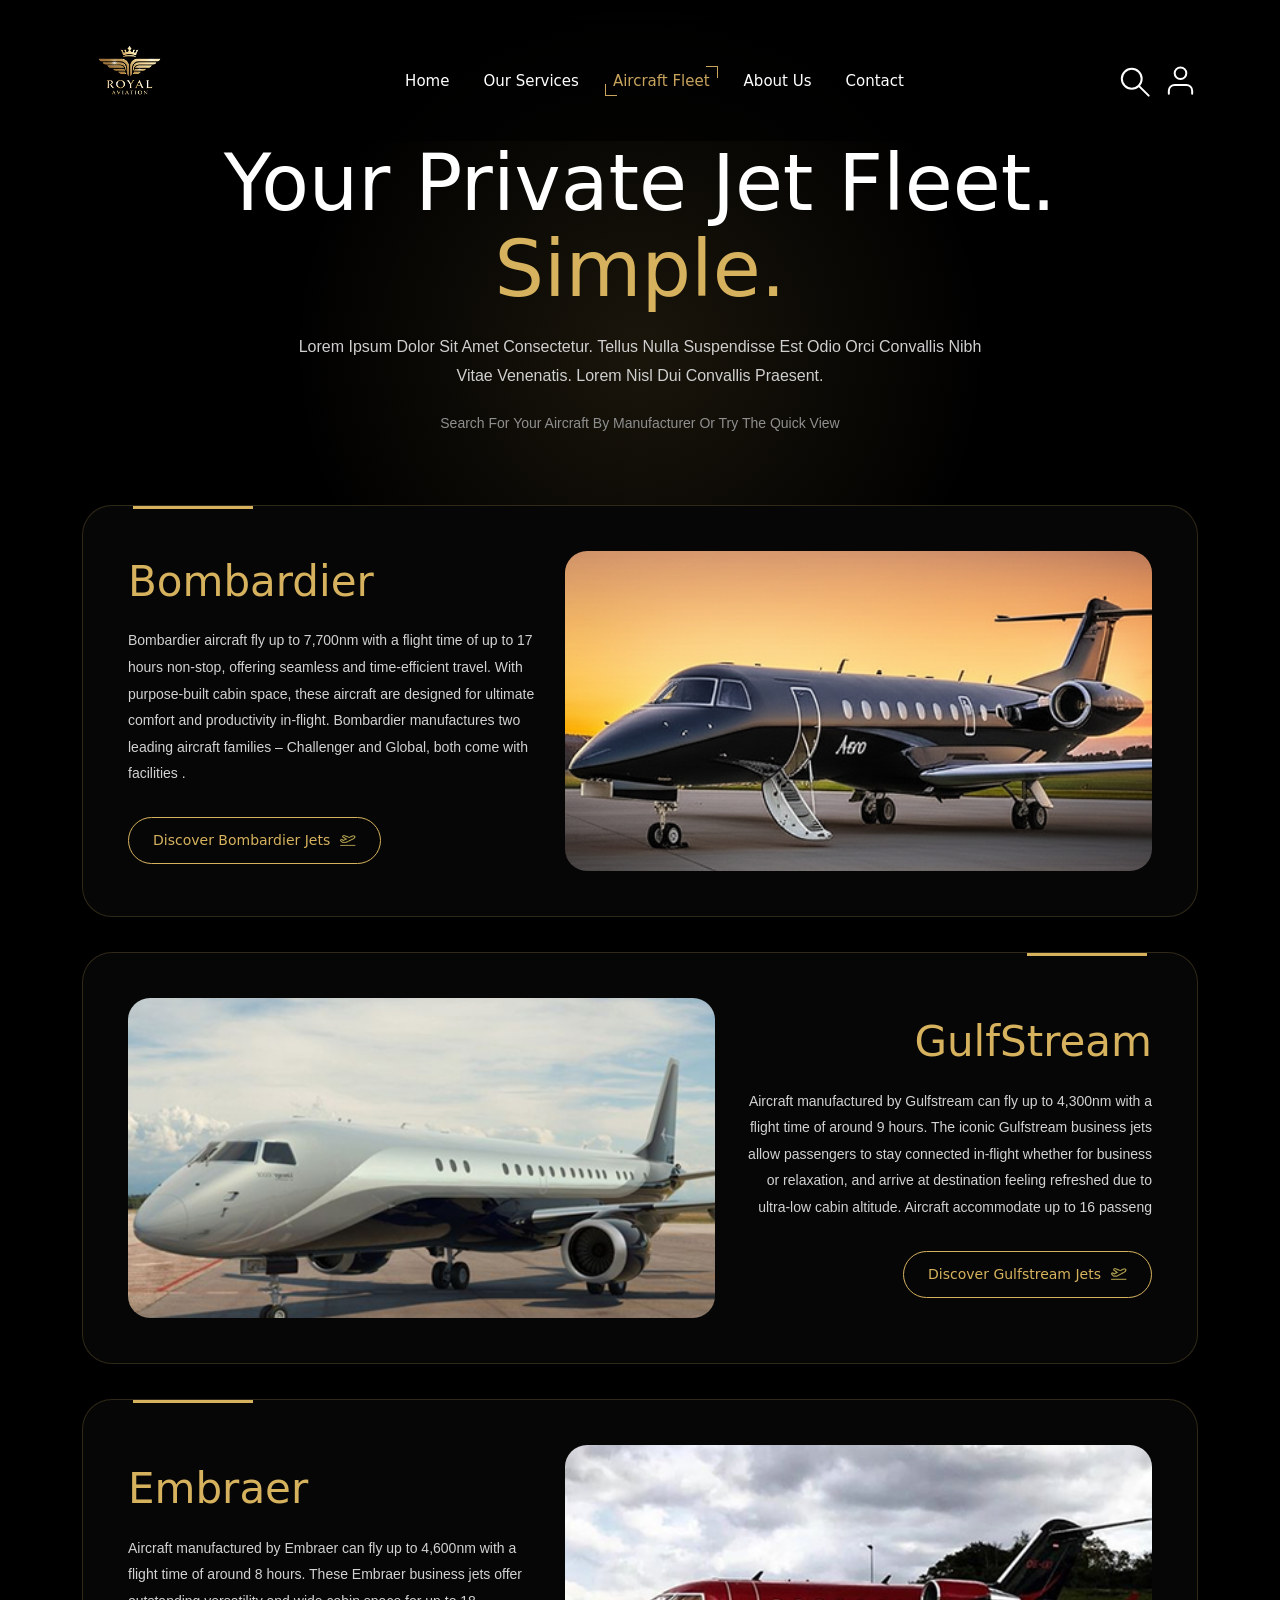
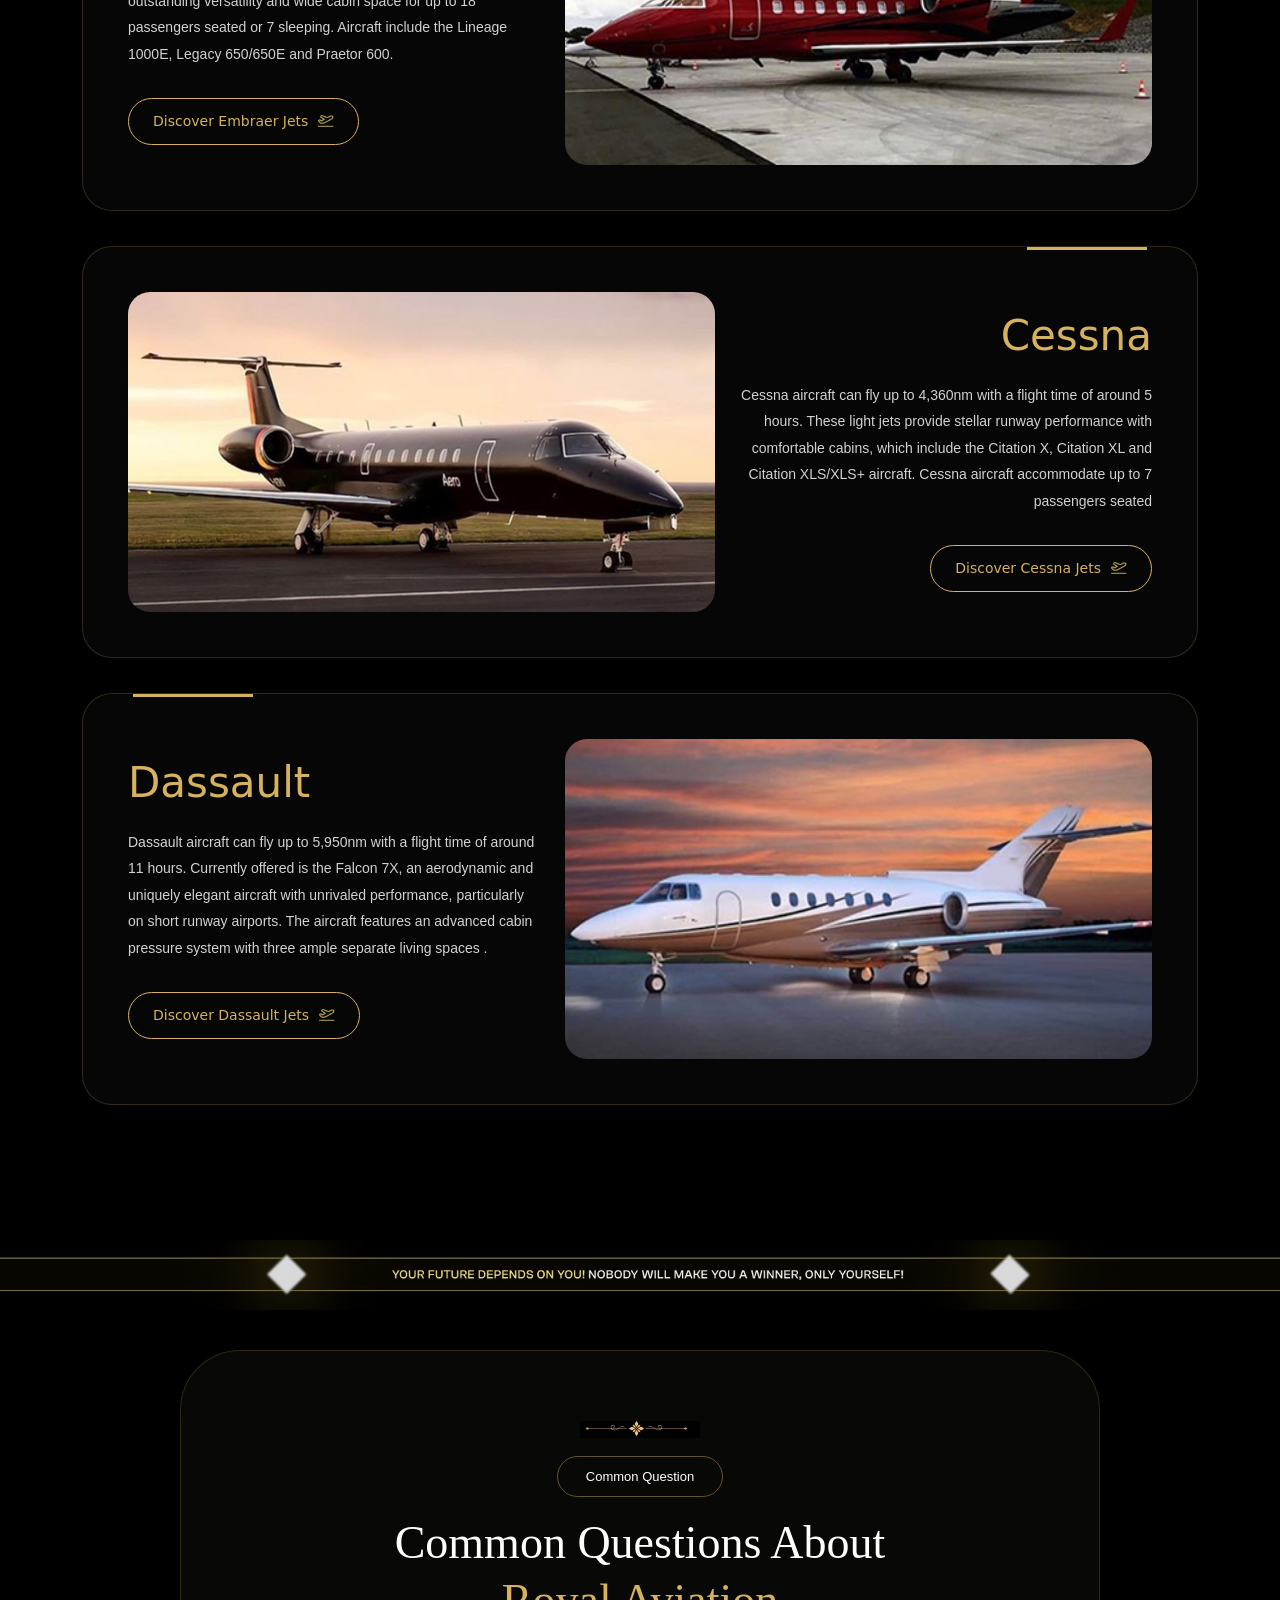
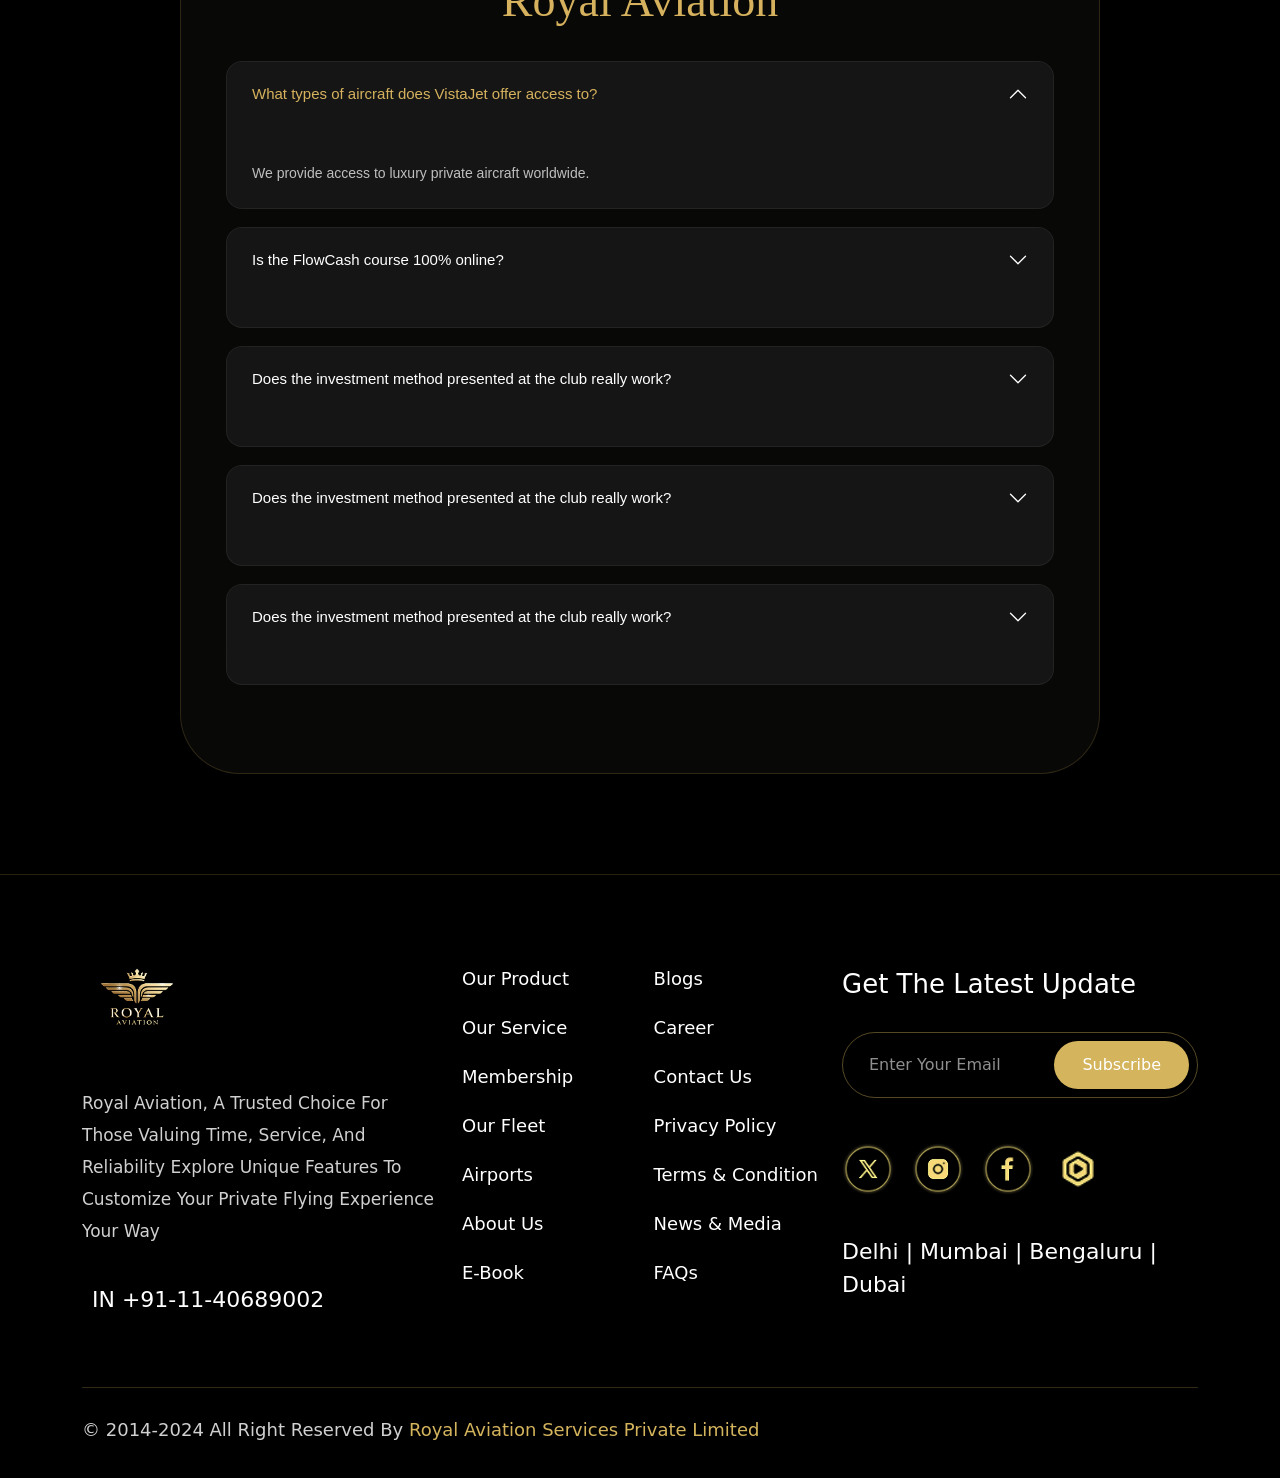
<file: aircraft-fleet.html>
<!doctype html>
<html lang="en">
  <head>
    <meta charset="UTF-8" />
    <meta name="viewport" content="width=device-width, initial-scale=1.0" />

    <title>Royal Aviation</title>

    <!-- Bootstrap CSS -->
    <link
      href="https://cdn.jsdelivr.net/npm/bootstrap@5.3.3/dist/css/bootstrap.min.css"
      rel="stylesheet"
    />

    <!-- Google Fonts -->
    <link rel="preconnect" href="https://fonts.googleapis.com" />
    <link rel="preconnect" href="https://fonts.gstatic.com" crossorigin />

    <link
      href="https://fonts.googleapis.com/css2?family=Cormorant+Garamond:wght@300;400;500;600;700&display=swap"
      rel="stylesheet"
    />

    <!-- MAIN CSS -->
    <link rel="stylesheet" href="./css/style.css" />

    <link rel="stylesheet" href="./css/fleet.css" />
  </head>

  <body>
    <section class="fleet-section">
      <!-- NAVBAR -->
      <nav class="navbar navbar-expand-lg aviation-navbar">
        <div class="container">
          <!-- LOGO -->
          <a class="navbar-brand" href="#">
            <img src="./assets/log.png" alt="logo" class="brand-logo" />
          </a>

          <button
            class="navbar-toggler aviation-toggler"
            type="button"
            id="menuToggle"
            data-bs-toggle="collapse"
            data-bs-target="#aviationNav"
          >
            <span class="toggle-line top-line"></span>
            <span class="toggle-line middle-line"></span>
            <span class="toggle-line bottom-line"></span>
          </button>

          <!-- NAV LINKS -->
          <div class="collapse navbar-collapse" id="aviationNav">
            <ul class="navbar-nav mx-auto">
              <li class="nav-item">
                <a class="nav-link" href="index.html">Home</a>
              </li>

              <li class="nav-item">
                <a class="nav-link" href="our-services.html"> Our Services </a>
              </li>

              <li class="nav-item">
                <a class="nav-link active" href="aircraft-fleet.html"
                  >Aircraft Fleet</a
                >
              </li>

              <li class="nav-item">
                <a class="nav-link" href="about-us.html">About Us</a>
              </li>

              <li class="nav-item">
                <a class="nav-link" href="contact.html">Contact</a>
              </li>
            </ul>

            <!-- RIGHT ICONS -->
            <div class="nav-icons d-flex align-items-center">
              <!-- SEARCH ICON -->
              <a href="#" class="icon-box">
                <svg
                  width="35"
                  height="35"
                  viewBox="0 0 35 35"
                  fill="none"
                  xmlns="http://www.w3.org/2000/svg"
                >
                  <path
                    d="M15.7507 25.6667C21.2275 25.6667 25.6673 21.2268 25.6673 15.75C25.6673 10.2732 21.2275 5.83333 15.7507 5.83333C10.2738 5.83333 5.83398 10.2732 5.83398 15.75C5.83398 21.2268 10.2738 25.6667 15.7507 25.6667Z"
                    stroke="white"
                    stroke-width="2"
                    stroke-linecap="round"
                    stroke-linejoin="round"
                  />
                  <path
                    d="M32.6673 32.6667L23.334 23.3333"
                    stroke="white"
                    stroke-width="2"
                    stroke-linecap="round"
                    stroke-linejoin="round"
                  />
                </svg>
              </a>

              <!-- USER ICON -->
              <a href="#" class="icon-box">
                <svg
                  width="35"
                  height="35"
                  viewBox="0 0 35 35"
                  fill="none"
                  xmlns="http://www.w3.org/2000/svg"
                >
                  <path
                    d="M29.1673 30.625V27.7083C29.1673 26.1612 28.5527 24.6775 27.4588 23.5835C26.3648 22.4896 24.8811 21.875 23.334 21.875H11.6673C10.1202 21.875 8.63649 22.4896 7.54253 23.5835C6.44857 24.6775 5.83398 26.1612 5.83398 27.7083V30.625"
                    stroke="white"
                    stroke-width="2"
                    stroke-linecap="round"
                    stroke-linejoin="round"
                  />
                  <path
                    d="M17.4993 16.0417C20.721 16.0417 23.3327 13.43 23.3327 10.2083C23.3327 6.98667 20.721 4.375 17.4993 4.375C14.2777 4.375 11.666 6.98667 11.666 10.2083C11.666 13.43 14.2777 16.0417 17.4993 16.0417Z"
                    stroke="white"
                    stroke-width="2"
                    stroke-linecap="round"
                    stroke-linejoin="round"
                  />
                </svg>
              </a>
            </div>
          </div>
        </div>
      </nav>

      <!-- HEADING -->
      <div class="container">
        <div class="fleet-heading text-center">
          <h1>
            Your Private Jet Fleet.
            <span>Simple.</span>
          </h1>

          <p>
            Lorem Ipsum Dolor Sit Amet Consectetur. Tellus Nulla Suspendisse Est
            Odio Orci Convallis Nibh Vitae Venenatis. Lorem Nisl Dui Convallis
            Praesent.
          </p>

          <small>
            Search For Your Aircraft By Manufacturer Or Try The Quick View
          </small>
        </div>

        <!-- CARD 1 -->
        <div class="fleet-card">
          <div class="row align-items-center">
            <div class="col-lg-5">
              <div class="fleet-content">
                <h3>Bombardier</h3>

                <p>
                  Bombardier aircraft fly up to 7,700nm with a flight time of up
                  to 17 hours non-stop, offering seamless and time-efficient
                  travel. With purpose-built cabin space, these aircraft are
                  designed for ultimate comfort and productivity in-flight.
                  Bombardier manufactures two leading aircraft families –
                  Challenger and Global, both come with facilities .
                </p>

                <a href="#" class="fleet-btn">
                  Discover Bombardier Jets
                  <img src=".//assets/book-fly.png" alt="" />
                </a>
              </div>
            </div>

            <div class="col-lg-7">
              <div class="fleet-image">
                <img src="./assets/private-jet2.png" alt="" />
              </div>
            </div>
          </div>
        </div>

        <!-- CARD 2 -->
        <div class="fleet-card reverse-card">
          <div class="row align-items-center">
            <div class="col-lg-7">
              <div class="fleet-image">
                <img src="./assets/private-jet3.png" alt="" />
              </div>
            </div>

            <div class="col-lg-5">
              <div class="fleet-content text-end">
                <h3>GulfStream</h3>

                <p>
                  Aircraft manufactured by Gulfstream can fly up to 4,300nm with
                  a flight time of around 9 hours. The iconic Gulfstream
                  business jets allow passengers to stay connected in-flight
                  whether for business or relaxation, and arrive at destination
                  feeling refreshed due to ultra-low cabin altitude. Aircraft
                  accommodate up to 16 passeng
                </p>

                <a href="#" class="fleet-btn">
                  Discover Gulfstream Jets
                  <img src="./assets/book-fly.png" alt="" />
                </a>
              </div>
            </div>
          </div>
        </div>

        <!-- CARD 3 -->
        <div class="fleet-card">
          <div class="row align-items-center">
            <div class="col-lg-5">
              <div class="fleet-content">
                <h3>Embraer</h3>

                <p>
                  Aircraft manufactured by Embraer can fly up to 4,600nm with a
                  flight time of around 8 hours. These Embraer business jets
                  offer outstanding versatility and wide cabin space for up to
                  18 passengers seated or 7 sleeping. Aircraft include the
                  Lineage 1000E, Legacy 650/650E and Praetor 600.
                </p>

                <a href="#" class="fleet-btn">
                  Discover Embraer Jets
                  <img src="./assets/book-fly.png" alt="" />
                </a>
              </div>
            </div>

            <div class="col-lg-7">
              <div class="fleet-image">
                <img src="./assets/private-jet5.png" alt="" />
              </div>
            </div>
          </div>
        </div>

        <!-- CARD 4 -->
        <div class="fleet-card reverse-card">
          <div class="row align-items-center">
            <div class="col-lg-7">
              <div class="fleet-image">
                <img src="./assets/fleet2.png" alt="" />
              </div>
            </div>

            <div class="col-lg-5">
              <div class="fleet-content text-end">
                <h3>Cessna</h3>

                <p>
                  Cessna aircraft can fly up to 4,360nm with a flight time of
                  around 5 hours. These light jets provide stellar runway
                  performance with comfortable cabins, which include the
                  Citation X, Citation XL and Citation XLS/XLS+ aircraft. Cessna
                  aircraft accommodate up to 7 passengers seated
                </p>

                <a href="#" class="fleet-btn">
                  Discover Cessna Jets
                  <img src="./assets/book-fly.png" alt="" />
                </a>
              </div>
            </div>
          </div>
        </div>

        <!-- CARD 5 -->
        <div class="fleet-card">
          <div class="row align-items-center">
            <div class="col-lg-5">
              <div class="fleet-content">
                <h3>Dassault</h3>

                <p>
                  Dassault aircraft can fly up to 5,950nm with a flight time of
                  around 11 hours. Currently offered is the Falcon 7X, an
                  aerodynamic and uniquely elegant aircraft with unrivaled
                  performance, particularly on short runway airports. The
                  aircraft features an advanced cabin pressure system with three
                  ample separate living spaces .
                </p>

                <a href="#" class="fleet-btn">
                  Discover Dassault Jets
                  <img src="./assets/book-fly.png" alt="" />
                </a>
              </div>
            </div>

            <div class="col-lg-7">
              <div class="fleet-image">
                <img src="./assets/private-jet1.png" alt="" />
              </div>
            </div>
          </div>
        </div>
      </div>
    </section>

    <!-- TOP LINE DESIGN -->
    <div class="faq-top-line">
      <img src="./assets/top-end.png" alt="design" class="top-line-design" />
    </div>

    <!-- FAQ SECTION -->

    <section class="faq-section">
      <div class="faq-box">
        <div class="faq-heading-design">
          <img src="./assets/design.png" alt="design" />
        </div>

        <button class="faq-tag">Common Question</button>

        <h2>
          Common Questions About
          <span>Royal Aviation</span>
        </h2>

        <div class="accordion custom-accordion" id="faqAccordion">
          <div class="accordion-item">
            <h2 class="accordion-header">
              <button
                class="accordion-button"
                type="button"
                data-bs-toggle="collapse"
                data-bs-target="#faq1"
              >
                What types of aircraft does VistaJet offer access to?
              </button>
            </h2>

            <div
              id="faq1"
              class="accordion-collapse collapse show"
              data-bs-parent="#faqAccordion"
            >
              <div class="accordion-body">
                We provide access to luxury private aircraft worldwide.
              </div>
            </div>
          </div>

          <div class="accordion-item">
            <h2 class="accordion-header">
              <button
                class="accordion-button collapsed"
                type="button"
                data-bs-toggle="collapse"
                data-bs-target="#faq2"
              >
                Is the FlowCash course 100% online?
              </button>
            </h2>

            <div
              id="faq2"
              class="accordion-collapse collapse"
              data-bs-parent="#faqAccordion"
            >
              <div class="accordion-body">
                Yes, it is completely online and flexible.
              </div>
            </div>
          </div>

          <div class="accordion-item">
            <h2 class="accordion-header">
              <button
                class="accordion-button collapsed"
                type="button"
                data-bs-toggle="collapse"
                data-bs-target="#faq3"
              >
                Does the investment method presented at the club really work?
              </button>
            </h2>

            <div
              id="faq3"
              class="accordion-collapse collapse"
              data-bs-parent="#faqAccordion"
            >
              <div class="accordion-body">
                Yes, the strategies are designed by professionals.
              </div>
            </div>
          </div>

          <div class="accordion-item">
            <h2 class="accordion-header">
              <button
                class="accordion-button collapsed"
                type="button"
                data-bs-toggle="collapse"
                data-bs-target="#faq4"
              >
                Does the investment method presented at the club really work?
              </button>
            </h2>

            <div
              id="faq4"
              class="accordion-collapse collapse"
              data-bs-parent="#faqAccordion"
            >
              <div class="accordion-body">
                Yes, it is tested and trusted globally.
              </div>
            </div>
          </div>

          <div class="accordion-item">
            <h2 class="accordion-header">
              <button
                class="accordion-button collapsed"
                type="button"
                data-bs-toggle="collapse"
                data-bs-target="#faq5"
              >
                Does the investment method presented at the club really work?
              </button>
            </h2>

            <div
              id="faq5"
              class="accordion-collapse collapse"
              data-bs-parent="#faqAccordion"
            >
              <div class="accordion-body">
                Absolutely. It is built for long-term success.
              </div>
            </div>
          </div>
        </div>
      </div>
    </section>

   <!--FOOTER SECTION-->

    <footer class="aviation-footer">
      <div class="container">
        <div class="row gy-5">
          <!-- LEFT -->
          <div class="col-lg-4">
            <a href="index.html" class="footer-logo">
              <img src="./assets/log.png" alt="logo" />
            </a>

            <p class="footer-text">
              Royal Aviation, A Trusted Choice For Those Valuing Time, Service,
              And Reliability Explore Unique Features To Customize Your Private
              Flying Experience Your Way
            </p>

            <a href="tel:+911140689002" class="footer-phone">
              <i class="fa-solid fa-phone"></i>
              IN +91-11-40689002
            </a>
          </div>

          <!-- CENTER -->
          <div class="col-lg-4">
            <div class="footer-links-wrapper">
              <ul class="footer-links">
                <li><a href="#">Our Product</a></li>
                <li><a href="#">Our Service</a></li>
                <li><a href="#">Membership</a></li>
                <li><a href="#">Our Fleet</a></li>
                <li><a href="#">Airports</a></li>
                <li><a href="#">About Us</a></li>
                <li><a href="#">E-Book</a></li>
              </ul>

              <ul class="footer-links">
                <li><a href="#">Blogs</a></li>
                <li><a href="#">Career</a></li>
                <li><a href="#">Contact Us</a></li>
                <li><a href="#">Privacy Policy</a></li>
                <li><a href="#">Terms & Condition</a></li>
                <li><a href="#">News & Media</a></li>
                <li><a href="#">FAQs</a></li>
              </ul>
            </div>
          </div>

          <!-- RIGHT -->
          <div class="col-lg-4">
            <p class="footer-update-title">Get The Latest Update</p>
            <!-- SUBSCRIBE -->
            <form class="footer-form">
              <input type="email" placeholder="Enter Your Email" />

              <input type="submit" value="Subscribe" />
            </form>

            <!-- SOCIAL -->
            <ul class="footer-social">
              <li>
                <a href="#">
                  <img src="./assets/twitter.png" alt="" />
                </a>
              </li>

              <li>
                <a href="#">
                  <img src="./assets/intagram.png" alt="" />
                </a>
              </li>

              <li>
                <a href="#">
                  <img src="./assets/facebook.png" alt="" />
                </a>
              </li>

              <li>
                <a href="#">
                  <img src="./assets/YouTube-Studio.png" alt="" />
                </a>
              </li>
            </ul>

            <!-- LOCATION -->
            <p class="footer-location">Delhi | Mumbai | Bengaluru | Dubai</p>
          </div>
        </div>

        <!-- BOTTOM -->
        <div class="footer-bottom">
          <p>
            © 2014-2024 All Right Reserved By

            <a href="index.html"> Royal Aviation Services Private Limited </a>
          </p>
        </div>
      </div>
    </footer>

    <script src="https://cdn.jsdelivr.net/npm/bootstrap@5.3.3/dist/js/bootstrap.bundle.min.js"></script>
    <script src="./js/script.js"></script>
  </body>
</html>
</file>
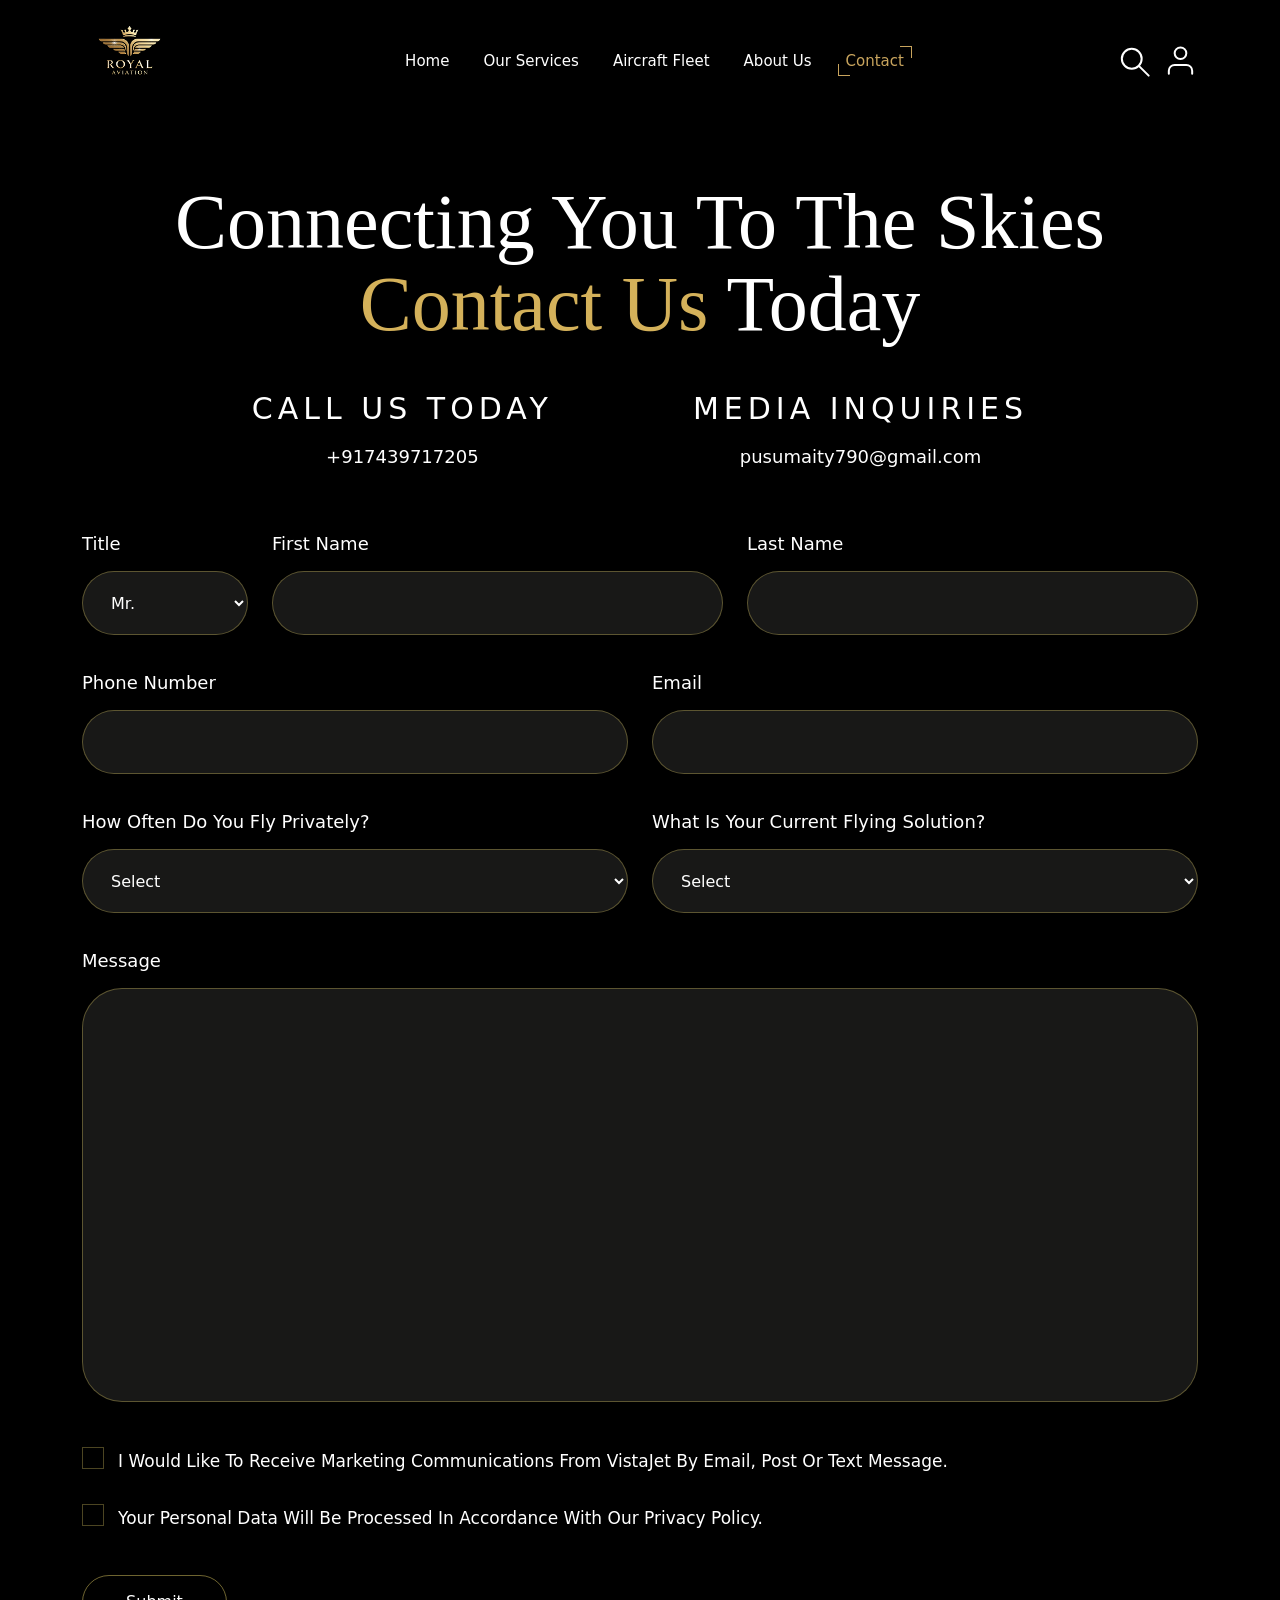
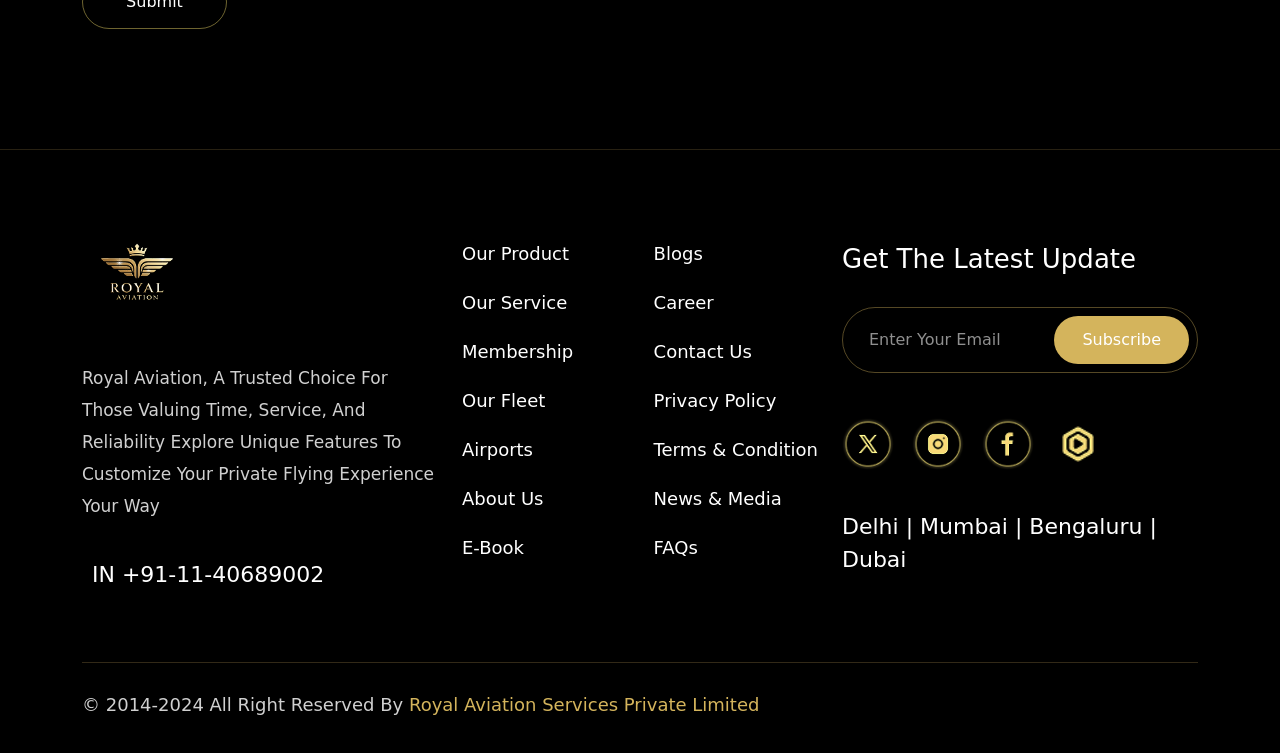
<file: contact.html>
<!doctype html>
<html lang="en">
  <head>
    <meta charset="UTF-8" />

    <meta name="viewport" content="width=device-width, initial-scale=1.0" />

    <title>Royal Aviation</title>

    <!-- BOOTSTRAP -->

    <link
      href="https://cdn.jsdelivr.net/npm/bootstrap@5.3.3/dist/css/bootstrap.min.css"
      rel="stylesheet"
    />

    <!-- MAIN CSS -->

    <link rel="stylesheet" href="./css/style.css" />

    <!-- CONTACT CSS -->

    <link rel="stylesheet" href="./css/contact.css" />
  </head>

  <body>
    <!--NAVBAR-->

    <nav class="navbar navbar-expand-lg aviation-navbar">
      <div class="container">
        <!-- LOGO -->

        <a class="navbar-brand" href="index.html">
          <img src="./assets/log.png" alt="logo" class="brand-logo" />
        </a>

        <!-- TOGGLER -->

        <button
          class="navbar-toggler aviation-toggler"
          type="button"
          data-bs-toggle="collapse"
          data-bs-target="#aviationNav"
        >
          <span class="toggle-line top-line"></span>

          <span class="toggle-line middle-line"></span>

          <span class="toggle-line bottom-line"></span>
        </button>

        <!-- NAV LINKS -->

        <div class="collapse navbar-collapse" id="aviationNav">
          <ul class="navbar-nav mx-auto">
            <li class="nav-item">
              <a class="nav-link" href="index.html"> Home </a>
            </li>

            <li class="nav-item">
              <a class="nav-link" href="our-services.html"> Our Services </a>
            </li>

            <li class="nav-item">
              <a class="nav-link" href="aircraft-fleet.html">
                Aircraft Fleet
              </a>
            </li>

            <li class="nav-item">
              <a class="nav-link" href="about-us.html"> About Us </a>
            </li>

            <li class="nav-item">
              <a class="nav-link active" href="contact.html"> Contact </a>
            </li>
          </ul>

          <!-- RIGHT ICONS -->

          <div class="nav-icons d-flex align-items-center">
            <!-- SEARCH ICON -->

            <a href="#" class="icon-box">
              <svg
                width="35"
                height="35"
                viewBox="0 0 35 35"
                fill="none"
                xmlns="http://www.w3.org/2000/svg"
              >
                <path
                  d="M15.7507 25.6667C21.2275 25.6667 25.6673 21.2268 25.6673 15.75C25.6673 10.2732 21.2275 5.83333 15.7507 5.83333C10.2738 5.83333 5.83398 10.2732 5.83398 15.75C5.83398 21.2268 10.2738 25.6667 15.7507 25.6667Z"
                  stroke="white"
                  stroke-width="2"
                  stroke-linecap="round"
                  stroke-linejoin="round"
                />

                <path
                  d="M32.6673 32.6667L23.334 23.3333"
                  stroke="white"
                  stroke-width="2"
                  stroke-linecap="round"
                  stroke-linejoin="round"
                />
              </svg>
            </a>

            <!-- USER ICON -->

            <a href="#" class="icon-box">
              <svg
                width="35"
                height="35"
                viewBox="0 0 35 35"
                fill="none"
                xmlns="http://www.w3.org/2000/svg"
              >
                <path
                  d="M29.1673 30.625V27.7083C29.1673 26.1612 28.5527 24.6775 27.4588 23.5835C26.3648 22.4896 24.8811 21.875 23.334 21.875H11.6673C10.1202 21.875 8.63649 22.4896 7.54253 23.5835C6.44857 24.6775 5.83398 26.1612 5.83398 27.7083V30.625"
                  stroke="white"
                  stroke-width="2"
                  stroke-linecap="round"
                  stroke-linejoin="round"
                />

                <path
                  d="M17.4993 16.0417C20.721 16.0417 23.3327 13.43 23.3327 10.2083C23.3327 6.98667 20.721 4.375 17.4993 4.375C14.2777 4.375 11.666 6.98667 11.666 10.2083C11.666 13.43 14.2777 16.0417 17.4993 16.0417Z"
                  stroke="white"
                  stroke-width="2"
                  stroke-linecap="round"
                  stroke-linejoin="round"
                />
              </svg>
            </a>
          </div>
        </div>
      </div>
    </nav>

    <!--CONTACT HEADER SECTION-->

    <section class="aviation-contact-section">
      <div class="container">
        <div class="aviation-contact-header text-center">
          <h1>
            Connecting You To The Skies
            <span>Contact Us</span>
            Today
          </h1>

          <div class="aviation-contact-info">
            <div class="contact-info-box">
              <h5>CALL US TODAY</h5>

              <a href="tel:+917439717205"> +917439717205 </a>
            </div>

            <div class="contact-info-box">
              <h5>MEDIA INQUIRIES</h5>

              <a href="mailto:pusumaity790@gmail.com">
                pusumaity790@gmail.com
              </a>
            </div>
          </div>
        </div>
      </div>
    </section>

    <!--CONTACT FORM SECTION-->

    <section class="aviation-form-section">
      <div class="container">
        <form class="aviation-contact-form">
          <!-- ROW 1 -->

          <div class="row">
            <div class="col-lg-2">
              <div class="aviation-input-box">
                <label>Title</label>

                <select>
                  <option>Mr.</option>
                  <option>Mrs.</option>
                  <option>Miss.</option>
                </select>
              </div>
            </div>

            <div class="col-lg-5">
              <div class="aviation-input-box">
                <label>First Name</label>

                <input type="text" required />
              </div>
            </div>

            <div class="col-lg-5">
              <div class="aviation-input-box">
                <label>Last Name</label>

                <input type="text" required />
              </div>
            </div>
          </div>

          <!-- ROW 2 -->

          <div class="row">
            <div class="col-lg-6">
              <div class="aviation-input-box">
                <label>Phone Number</label>

                <input type="tel" required />
              </div>
            </div>

            <div class="col-lg-6">
              <div class="aviation-input-box">
                <label>Email</label>
                <input type="email" required />
              </div>
            </div>
          </div>

          <!-- ROW 3 -->

          <div class="row">
            <div class="col-lg-6">
              <div class="aviation-input-box">
                <label>How Often Do You Fly Privately?</label>

                <select>
                  <option>Select</option>
                </select>
              </div>
            </div>

            <div class="col-lg-6">
              <div class="aviation-input-box">
                <label>What Is Your Current Flying Solution?</label>

                <select>
                  <option>Select</option>
                </select>
              </div>
            </div>
          </div>

          <!-- MESSAGE -->

          <div class="aviation-input-box aviation-message-box">
            <label>Message</label>
            <textarea required></textarea>
          </div>

          <!-- CHECKBOX -->

          <div class="aviation-check-wrapper">
            <div class="aviation-check-box">
              <input type="checkbox" id="marketing" />

              <label for="marketing">
                I Would Like To Receive Marketing Communications From VistaJet
                By Email, Post Or Text Message.
              </label>
            </div>

            <div class="aviation-check-box">
              <input type="checkbox" id="privacy" />

              <label for="privacy">
                Your Personal Data Will Be Processed In Accordance With Our
                Privacy Policy.
              </label>
            </div>
          </div>

          <input type="submit" value="Submit" class="aviation-submit-btn" />
        </form>
      </div>
    </section>

    <!--FOOTER SECTION-->

    <footer class="aviation-footer">
      <div class="container">
        <div class="row gy-5">
          <!-- LEFT -->
          <div class="col-lg-4">
            <a href="index.html" class="footer-logo">
              <img src="./assets/log.png" alt="logo" />
            </a>

            <p class="footer-text">
              Royal Aviation, A Trusted Choice For Those Valuing Time, Service,
              And Reliability Explore Unique Features To Customize Your Private
              Flying Experience Your Way
            </p>

            <a href="tel:+911140689002" class="footer-phone">
              <i class="fa-solid fa-phone"></i>
              IN +91-11-40689002
            </a>
          </div>

          <!-- CENTER -->
          <div class="col-lg-4">
            <div class="footer-links-wrapper">
              <ul class="footer-links">
                <li><a href="#">Our Product</a></li>
                <li><a href="#">Our Service</a></li>
                <li><a href="#">Membership</a></li>
                <li><a href="#">Our Fleet</a></li>
                <li><a href="#">Airports</a></li>
                <li><a href="#">About Us</a></li>
                <li><a href="#">E-Book</a></li>
              </ul>

              <ul class="footer-links">
                <li><a href="#">Blogs</a></li>
                <li><a href="#">Career</a></li>
                <li><a href="#">Contact Us</a></li>
                <li><a href="#">Privacy Policy</a></li>
                <li><a href="#">Terms & Condition</a></li>
                <li><a href="#">News & Media</a></li>
                <li><a href="#">FAQs</a></li>
              </ul>
            </div>
          </div>

          <!-- RIGHT -->
          <div class="col-lg-4">
            <p class="footer-update-title">Get The Latest Update</p>
            <!-- SUBSCRIBE -->
            <form class="footer-form">
              <input type="email" placeholder="Enter Your Email" />

              <input type="submit" value="Subscribe" />
            </form>

            <!-- SOCIAL -->
            <ul class="footer-social">
              <li>
                <a href="#">
                  <img src="./assets/twitter.png" alt="" />
                </a>
              </li>

              <li>
                <a href="#">
                  <img src="./assets/intagram.png" alt="" />
                </a>
              </li>

              <li>
                <a href="#">
                  <img src="./assets/facebook.png" alt="" />
                </a>
              </li>

              <li>
                <a href="#">
                  <img src="./assets/YouTube-Studio.png" alt="" />
                </a>
              </li>
            </ul>

            <!-- LOCATION -->
            <p class="footer-location">Delhi | Mumbai | Bengaluru | Dubai</p>
          </div>
        </div>

        <!-- BOTTOM -->
        <div class="footer-bottom">
          <p>
            © 2014-2024 All Right Reserved By

            <a href="index.html"> Royal Aviation Services Private Limited </a>
          </p>
        </div>
      </div>
    </footer>

    <!-- BOOTSTRAP -->

    <script src="https://cdn.jsdelivr.net/npm/bootstrap@5.3.3/dist/js/bootstrap.bundle.min.js"></script>
  </body>
</html>
</file>
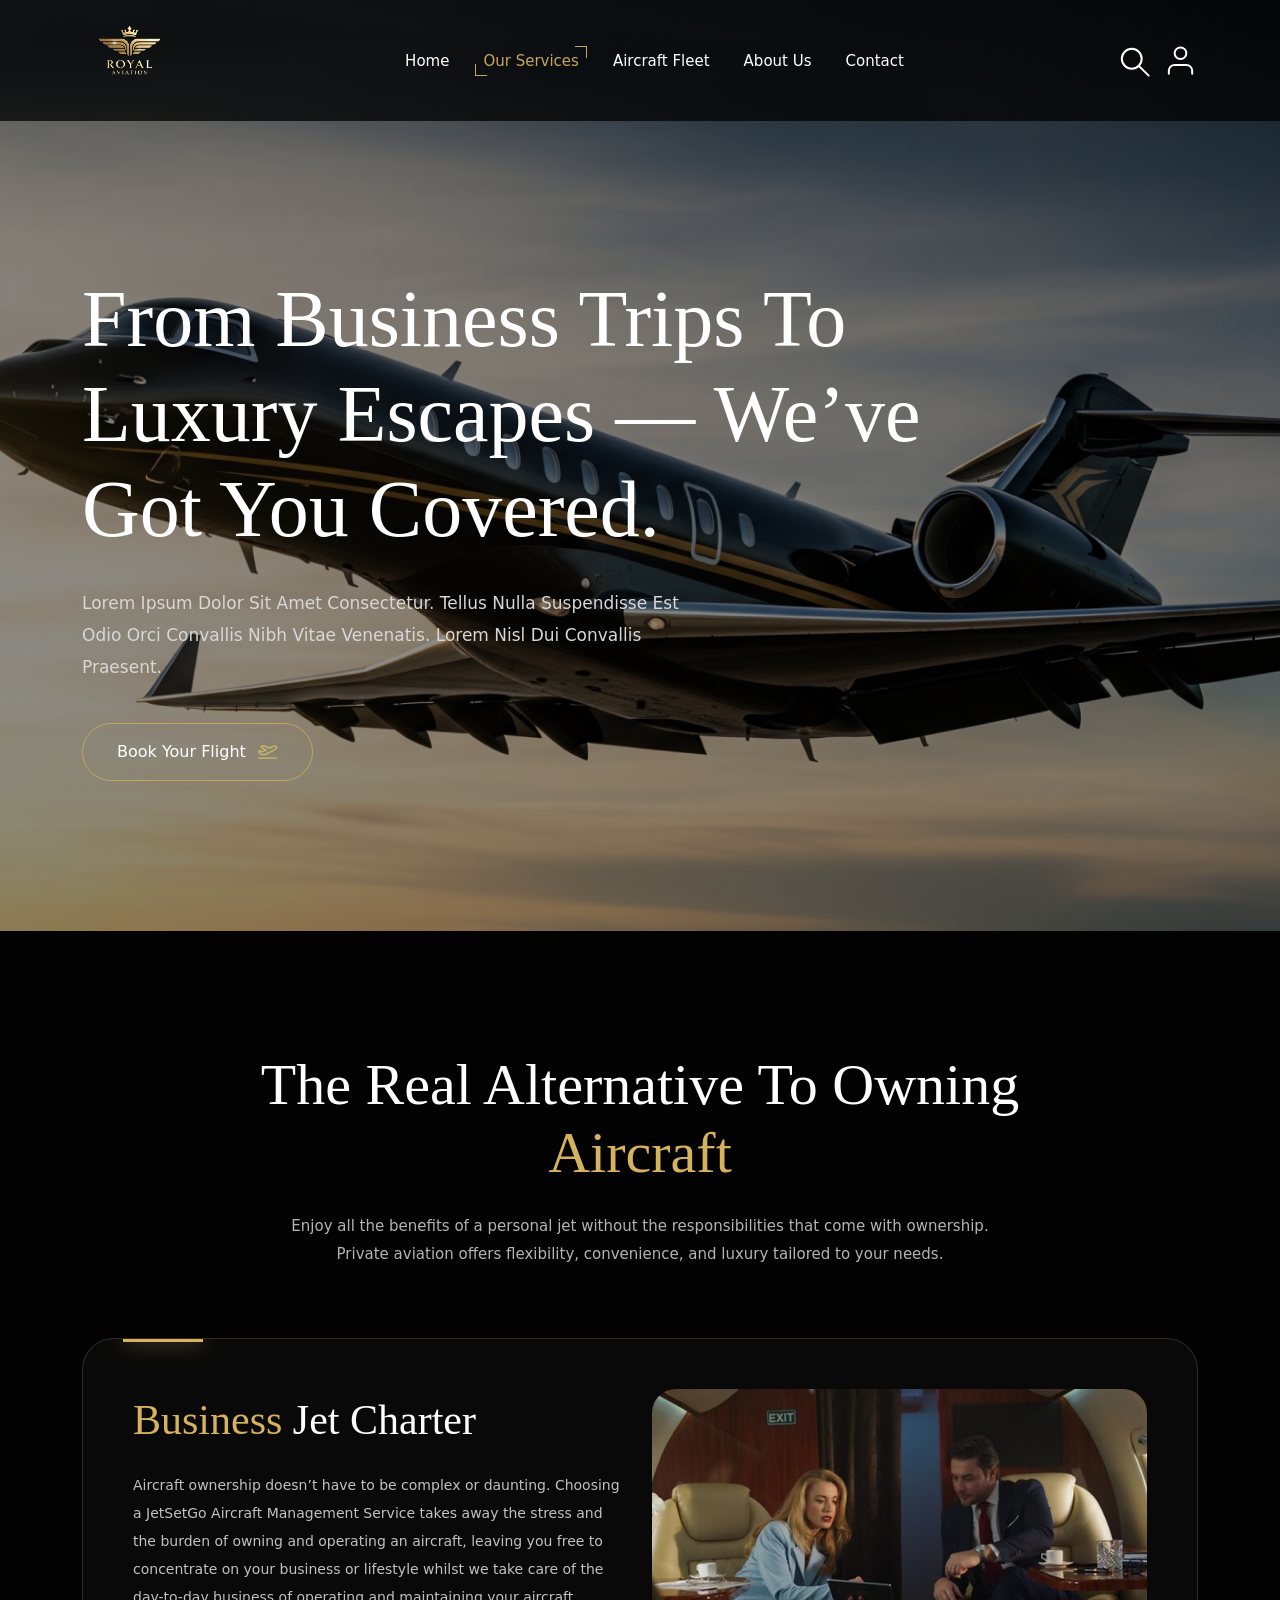
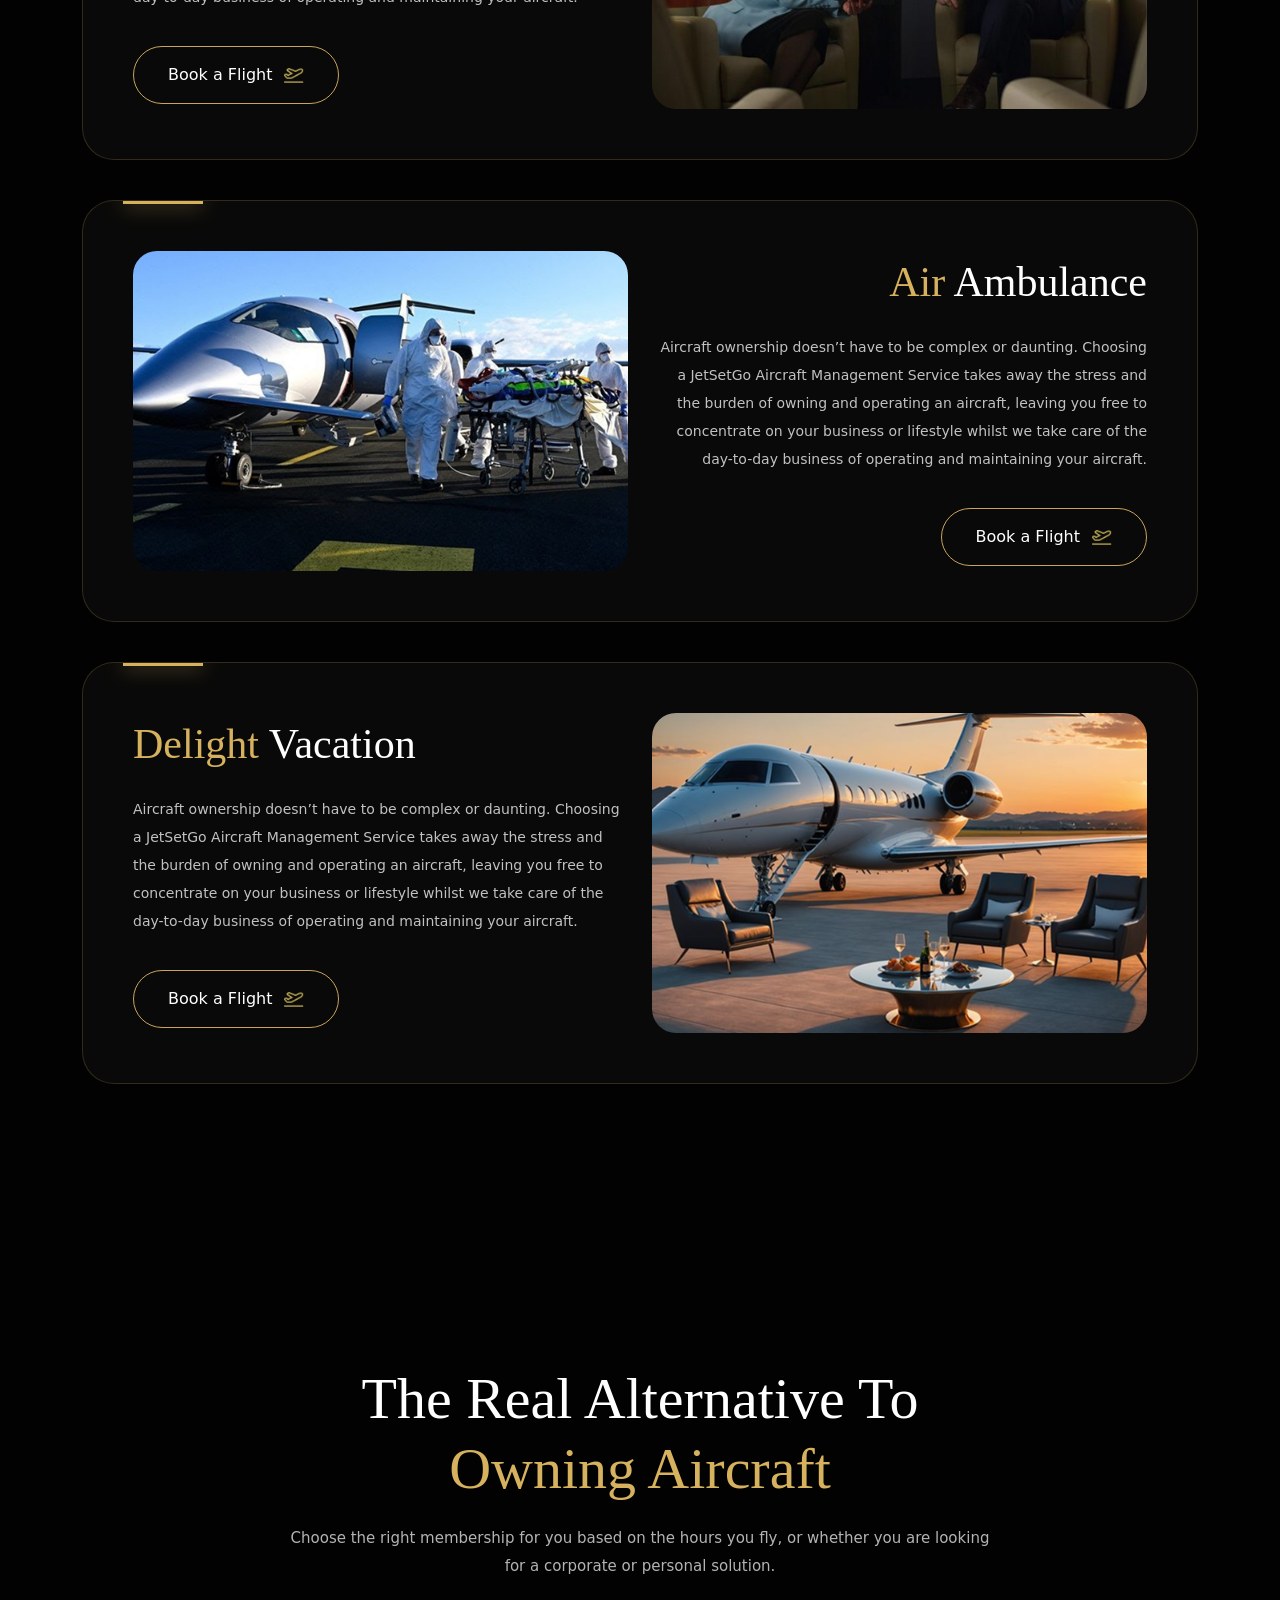
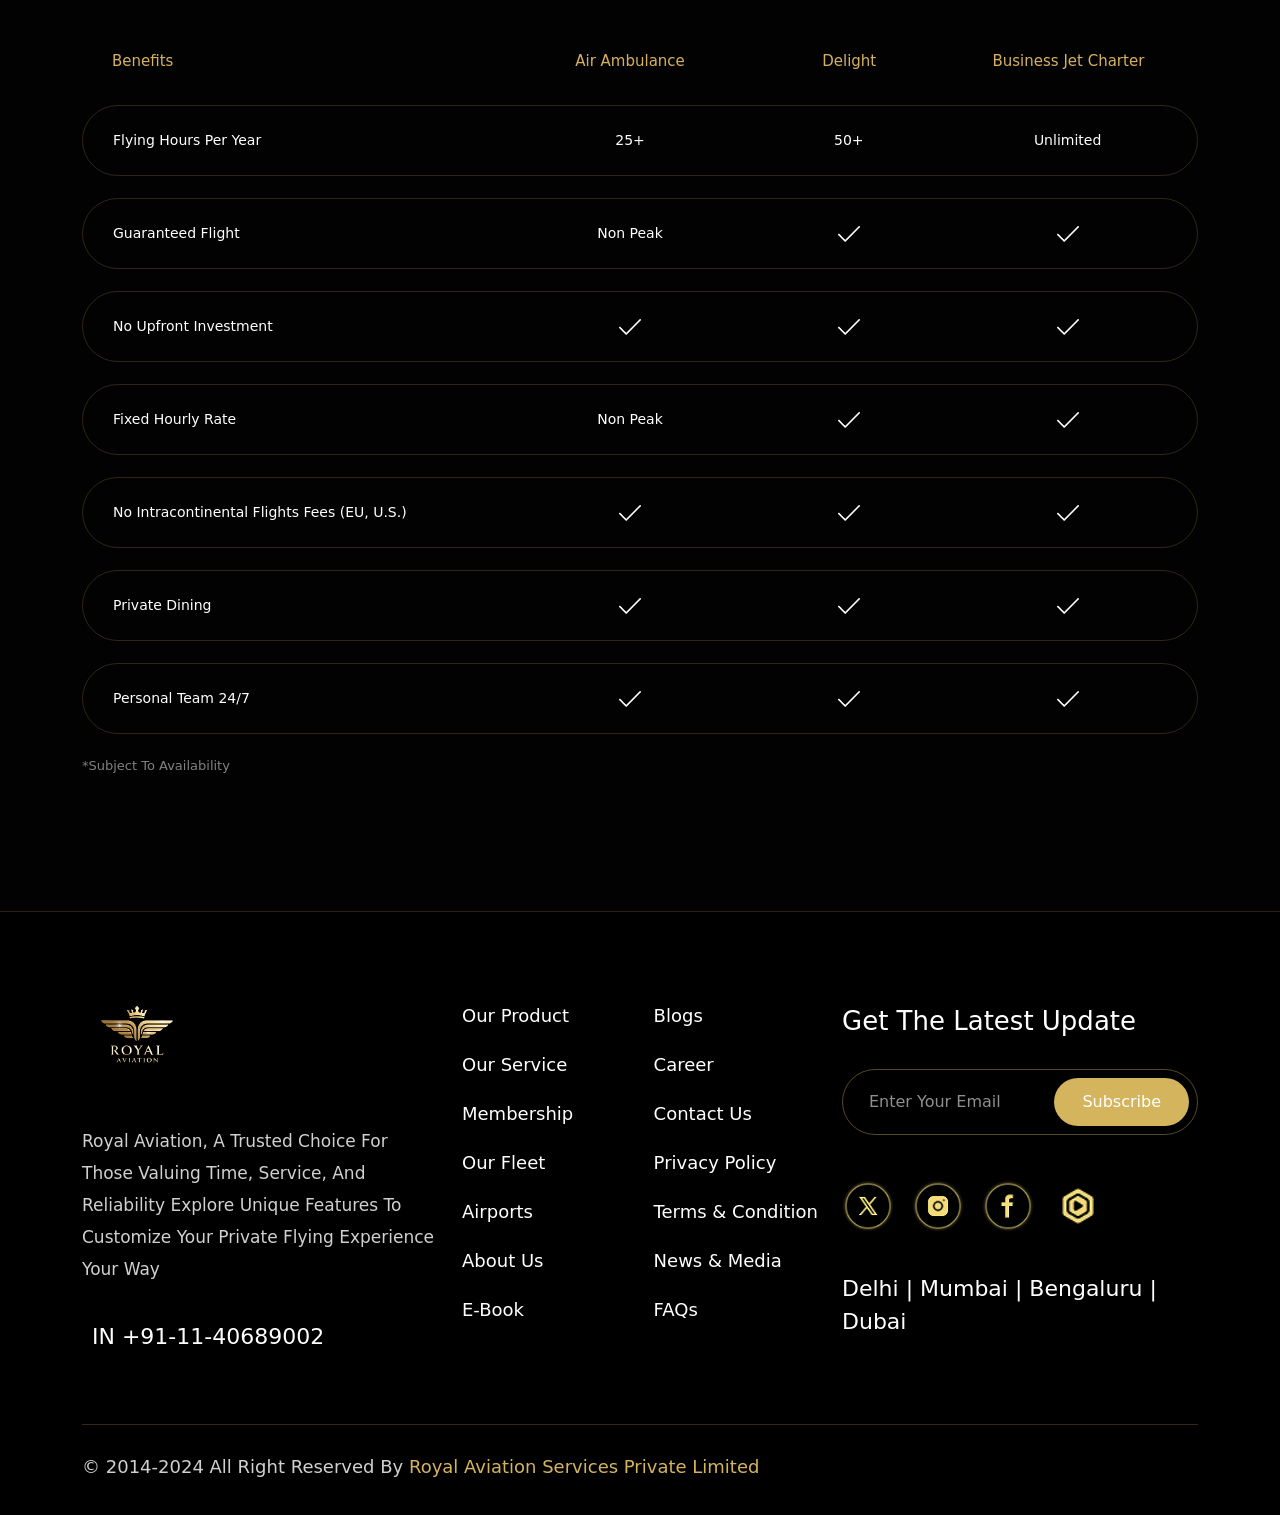
<file: our-services.html>
<!doctype html>
<html lang="en">
  <head>
    <meta charset="UTF-8" />

    <meta name="viewport" content="width=device-width, initial-scale=1.0" />

    <title>Royal Aviation</title>

    <!-- Bootstrap CSS -->
    <link
      href="https://cdn.jsdelivr.net/npm/bootstrap@5.3.3/dist/css/bootstrap.min.css"
      rel="stylesheet"
    />

    <!-- Google Font -->
    <link
      href="https://fonts.googleapis.com/css2?family=Cormorant+Garamond:wght@300;400;500;600;700&display=swap"
      rel="stylesheet"
    />

    <!-- Arlita Font -->
    <link rel="stylesheet" href="https://fonts.cdnfonts.com/css/arlita" />

    <!-- MAIN CSS -->
    <link rel="stylesheet" href="./css/style.css" />

    <!-- SERVICES CSS -->
    <link rel="stylesheet" href="./css/services.css" />
  </head>

  <body>
    <section class="aviation-banner-section">
      <!-- NAVBAR -->
      <nav class="navbar navbar-expand-lg aviation-navbar">
        <div class="container">
          <!-- LOGO -->
          <a class="navbar-brand" href="index.html">
            <img src="./assets/log.png" alt="logo" class="brand-logo" />
          </a>

          <button
            class="navbar-toggler aviation-toggler"
            type="button"
            id="menuToggle"
            data-bs-toggle="collapse"
            data-bs-target="#aviationNav"
          >
            <span class="toggle-line top-line"></span>
            <span class="toggle-line middle-line"></span>
            <span class="toggle-line bottom-line"></span>
          </button>

          <!-- NAV LINKS -->
          <div class="collapse navbar-collapse" id="aviationNav">
            <ul class="navbar-nav mx-auto">
              <li class="nav-item">
                <a class="nav-link" href="index.html">Home</a>
              </li>

              <li class="nav-item">
                <a class="nav-link active" href="our-services.html">
                  Our Services
                </a>
              </li>

              <li class="nav-item">
                <a class="nav-link" href="aircraft-fleet.html"
                  >Aircraft Fleet</a
                >
              </li>

              <li class="nav-item">
                <a class="nav-link" href="about-us.html">About Us</a>
              </li>

              <li class="nav-item">
                <a class="nav-link" href="contact.html">Contact</a>
              </li>
            </ul>

            <!-- RIGHT ICONS -->
            <div class="nav-icons d-flex align-items-center">
              <!-- SEARCH ICON -->
              <a href="#" class="icon-box">
                <svg
                  width="35"
                  height="35"
                  viewBox="0 0 35 35"
                  fill="none"
                  xmlns="http://www.w3.org/2000/svg"
                >
                  <path
                    d="M15.7507 25.6667C21.2275 25.6667 25.6673 21.2268 25.6673 15.75C25.6673 10.2732 21.2275 5.83333 15.7507 5.83333C10.2738 5.83333 5.83398 10.2732 5.83398 15.75C5.83398 21.2268 10.2738 25.6667 15.7507 25.6667Z"
                    stroke="white"
                    stroke-width="2"
                    stroke-linecap="round"
                    stroke-linejoin="round"
                  />
                  <path
                    d="M32.6673 32.6667L23.334 23.3333"
                    stroke="white"
                    stroke-width="2"
                    stroke-linecap="round"
                    stroke-linejoin="round"
                  />
                </svg>
              </a>

              <!-- USER ICON -->
              <a href="#" class="icon-box">
                <svg
                  width="35"
                  height="35"
                  viewBox="0 0 35 35"
                  fill="none"
                  xmlns="http://www.w3.org/2000/svg"
                >
                  <path
                    d="M29.1673 30.625V27.7083C29.1673 26.1612 28.5527 24.6775 27.4588 23.5835C26.3648 22.4896 24.8811 21.875 23.334 21.875H11.6673C10.1202 21.875 8.63649 22.4896 7.54253 23.5835C6.44857 24.6775 5.83398 26.1612 5.83398 27.7083V30.625"
                    stroke="white"
                    stroke-width="2"
                    stroke-linecap="round"
                    stroke-linejoin="round"
                  />
                  <path
                    d="M17.4993 16.0417C20.721 16.0417 23.3327 13.43 23.3327 10.2083C23.3327 6.98667 20.721 4.375 17.4993 4.375C14.2777 4.375 11.666 6.98667 11.666 10.2083C11.666 13.43 14.2777 16.0417 17.4993 16.0417Z"
                    stroke="white"
                    stroke-width="2"
                    stroke-linecap="round"
                    stroke-linejoin="round"
                  />
                </svg>
              </a>
            </div>
          </div>
        </div>
      </nav>
      <!-- CONTENT -->
      <div class="container">
        <div class="aviation-banner-content">
          <h1>
            From Business Trips To Luxury Escapes — We’ve Got You Covered.
          </h1>

          <p>
            Lorem Ipsum Dolor Sit Amet Consectetur. Tellus Nulla Suspendisse Est
            Odio Orci Convallis Nibh Vitae Venenatis. Lorem Nisl Dui Convallis
            Praesent.
          </p>

          <a href="#" class="services-book-btn">
            Book Your Flight

            <img src="./assets/book-fly.png" alt="" />
          </a>
        </div>
      </div>
    </section>

    <!-- ALTERNATIVE SECTION-->

    <section class="alternative-section">
      <div class="container">
        <!-- HEADING -->
        <div class="alternative-heading text-center">
          <h2>
            The Real Alternative To Owning
            <span>Aircraft</span>
          </h2>

          <p>
            Enjoy all the benefits of a personal jet without the
            responsibilities that come with ownership. Private aviation offers
            flexibility, convenience, and luxury tailored to your needs.
          </p>
        </div>

        <!-- CARD 1 -->
        <div class="alternative-card">
          <div class="row align-items-center">
            <!-- CONTENT -->
            <div class="col-lg-6">
              <div class="alternative-content">
                <h3><span>Business</span> Jet Charter</h3>

                <p>
                  Aircraft ownership doesn’t have to be complex or daunting.
                  Choosing a JetSetGo Aircraft Management Service takes away the
                  stress and the burden of owning and operating an aircraft,
                  leaving you free to concentrate on your business or lifestyle
                  whilst we take care of the day-to-day business of operating
                  and maintaining your aircraft.
                </p>

                <a href="#" class="services-book-btn">
                  Book a Flight

                  <img src="./assets/book-fly.png" alt="" />
                </a>
              </div>
            </div>

            <!-- IMAGE -->
            <div class="col-lg-6">
              <div class="alternative-image">
                <img
                  src="./assets/charter-services.png"
                  alt="business jet"
                  class="img-fluid"
                />
              </div>
            </div>
          </div>
        </div>

        <!-- CARD 2 -->
        <div class="alternative-card reverse-card">
          <div class="row align-items-center flex-lg-row-reverse">
            <!-- CONTENT -->
            <div class="col-lg-6">
              <div class="alternative-content text-lg-end">
                <h3><span>Air</span> Ambulance</h3>

                <p>
                  Aircraft ownership doesn’t have to be complex or daunting.
                  Choosing a JetSetGo Aircraft Management Service takes away the
                  stress and the burden of owning and operating an aircraft,
                  leaving you free to concentrate on your business or lifestyle
                  whilst we take care of the day-to-day business of operating
                  and maintaining your aircraft.
                </p>

                <a href="#" class="services-book-btn">
                  Book a Flight

                  <img src="./assets/book-fly.png" alt="" />
                </a>
              </div>
            </div>

            <!-- IMAGE -->
            <div class="col-lg-6">
              <div class="alternative-image">
                <img
                  src="./assets/charter-services1.png"
                  alt="air ambulance"
                  class="img-fluid"
                />
              </div>
            </div>
          </div>
        </div>

        <!-- CARD 3 -->
        <div class="alternative-card">
          <div class="row align-items-center">
            <!-- CONTENT -->
            <div class="col-lg-6">
              <div class="alternative-content">
                <h3><span>Delight</span> Vacation</h3>

                <p>
                  Aircraft ownership doesn’t have to be complex or daunting.
                  Choosing a JetSetGo Aircraft Management Service takes away the
                  stress and the burden of owning and operating an aircraft,
                  leaving you free to concentrate on your business or lifestyle
                  whilst we take care of the day-to-day business of operating
                  and maintaining your aircraft.
                </p>

                <a href="#" class="services-book-btn">
                  Book a Flight

                  <img src="./assets/book-fly.png" alt="" />
                </a>
              </div>
            </div>

            <!-- IMAGE -->
            <div class="col-lg-6">
              <div class="alternative-image">
                <img
                  src="./assets/chater-services2.png"
                  alt="delight vacation"
                  class="img-fluid"
                />
              </div>
            </div>
          </div>
        </div>
      </div>
    </section>

    <!-- MEMBERSHIP TABLE SECTION-->

    <section class="membership-section">
      <div class="container">
        <!-- HEADING -->
        <div class="membership-heading text-center">
          <h2>
            The Real Alternative To
            <span>Owning Aircraft</span>
          </h2>

          <p>
            Choose the right membership for you based on the hours you fly, or
            whether you are looking for a corporate or personal solution.
          </p>
        </div>

        <!-- TABLE -->
        <div class="membership-table">
          <!-- TABLE HEAD -->
          <div class="table-row table-head">
            <div class="table-col feature-col">Benefits</div>

            <div class="table-col">Air Ambulance</div>

            <div class="table-col">Delight</div>

            <div class="table-col">Business Jet Charter</div>
          </div>

          <!-- ROW 1 -->
          <div class="table-row">
            <div class="table-col feature-col">Flying Hours Per Year</div>

            <div class="table-col">25+</div>

            <div class="table-col">50+</div>

            <div class="table-col">Unlimited</div>
          </div>

          <!-- ROW 2 -->
          <div class="table-row">
            <div class="table-col feature-col">Guaranteed Flight</div>

            <div class="table-col">Non Peak</div>

            <div class="table-col">
              <img src="./assets/check.png" alt="check" class="check-icon" />
            </div>

            <div class="table-col">
              <img src="./assets/check.png" alt="check" class="check-icon" />
            </div>
          </div>

          <!-- ROW 3 -->
          <div class="table-row">
            <div class="table-col feature-col">No Upfront Investment</div>

            <div class="table-col">
              <img src="./assets/check.png" alt="check" class="check-icon" />
            </div>

            <div class="table-col">
              <img src="./assets/check.png" alt="check" class="check-icon" />
            </div>

            <div class="table-col">
              <img src="./assets/check.png" alt="check" class="check-icon" />
            </div>
          </div>

          <!-- ROW 4 -->
          <div class="table-row">
            <div class="table-col feature-col">Fixed Hourly Rate</div>

            <div class="table-col">Non Peak</div>

            <div class="table-col">
              <img src="./assets/check.png" alt="check" class="check-icon" />
            </div>

            <div class="table-col">
              <img src="./assets/check.png" alt="check" class="check-icon" />
            </div>
          </div>

          <!-- ROW 5 -->
          <div class="table-row">
            <div class="table-col feature-col">
              No Intracontinental Flights Fees (EU, U.S.)
            </div>

            <div class="table-col">
              <img src="./assets/check.png" alt="check" class="check-icon" />
            </div>

            <div class="table-col">
              <img src="./assets/check.png" alt="check" class="check-icon" />
            </div>

            <div class="table-col">
              <img src="./assets/check.png" alt="check" class="check-icon" />
            </div>
          </div>

          <!-- ROW 6 -->
          <div class="table-row">
            <div class="table-col feature-col">Private Dining</div>

            <div class="table-col">
              <img src="./assets/check.png" alt="check" class="check-icon" />
            </div>

            <div class="table-col">
              <img src="./assets/check.png" alt="check" class="check-icon" />
            </div>

            <div class="table-col">
              <img src="./assets/check.png" alt="check" class="check-icon" />
            </div>
          </div>

          <!-- ROW 7 -->
          <div class="table-row">
            <div class="table-col feature-col">Personal Team 24/7</div>

            <div class="table-col">
              <img src="./assets/check.png" alt="check" class="check-icon" />
            </div>

            <div class="table-col">
              <img src="./assets/check.png" alt="check" class="check-icon" />
            </div>

            <div class="table-col">
              <img src="./assets/check.png" alt="check" class="check-icon" />
            </div>
          </div>
        </div>

        <p class="membership-note">*Subject To Availability</p>
      </div>
    </section>

    <!--FOOTER SECTION-->

    <footer class="aviation-footer">
      <div class="container">
        <div class="row gy-5">
          <!-- LEFT -->
          <div class="col-lg-4">
            <a href="index.html" class="footer-logo">
              <img src="./assets/log.png" alt="logo" />
            </a>

            <p class="footer-text">
              Royal Aviation, A Trusted Choice For Those Valuing Time, Service,
              And Reliability Explore Unique Features To Customize Your Private
              Flying Experience Your Way
            </p>

            <a href="tel:+911140689002" class="footer-phone">
              <i class="fa-solid fa-phone"></i>
              IN +91-11-40689002
            </a>
          </div>

          <!-- CENTER -->
          <div class="col-lg-4">
            <div class="footer-links-wrapper">
              <ul class="footer-links">
                <li><a href="#">Our Product</a></li>
                <li><a href="#">Our Service</a></li>
                <li><a href="#">Membership</a></li>
                <li><a href="#">Our Fleet</a></li>
                <li><a href="#">Airports</a></li>
                <li><a href="#">About Us</a></li>
                <li><a href="#">E-Book</a></li>
              </ul>

              <ul class="footer-links">
                <li><a href="#">Blogs</a></li>
                <li><a href="#">Career</a></li>
                <li><a href="#">Contact Us</a></li>
                <li><a href="#">Privacy Policy</a></li>
                <li><a href="#">Terms & Condition</a></li>
                <li><a href="#">News & Media</a></li>
                <li><a href="#">FAQs</a></li>
              </ul>
            </div>
          </div>

          <!-- RIGHT -->
          <div class="col-lg-4">
            <p class="footer-update-title">Get The Latest Update</p>
            <!-- SUBSCRIBE -->
            <form class="footer-form">
              <input type="email" placeholder="Enter Your Email" />

              <input type="submit" value="Subscribe" />
            </form>

            <!-- SOCIAL -->
            <ul class="footer-social">
              <li>
                <a href="#">
                  <img src="./assets/twitter.png" alt="" />
                </a>
              </li>

              <li>
                <a href="#">
                  <img src="./assets/intagram.png" alt="" />
                </a>
              </li>

              <li>
                <a href="#">
                  <img src="./assets/facebook.png" alt="" />
                </a>
              </li>

              <li>
                <a href="#">
                  <img src="./assets/YouTube-Studio.png" alt="" />
                </a>
              </li>
            </ul>

            <!-- LOCATION -->
            <p class="footer-location">Delhi | Mumbai | Bengaluru | Dubai</p>
          </div>
        </div>

        <!-- BOTTOM -->
        <div class="footer-bottom">
          <p>
            © 2014-2024 All Right Reserved By

            <a href="index.html"> Royal Aviation Services Private Limited </a>
          </p>
        </div>
      </div>
    </footer>

    <!-- Bootstrap JS -->
    <script src="https://cdn.jsdelivr.net/npm/bootstrap@5.3.3/dist/js/bootstrap.bundle.min.js"></script>
    <script src="./js/script.js"></script>
  </body>
</html>
</file>
<file: css/style.css>
/* =========================
   GLOBAL CSS
========================= */

* {
  margin: 0;
  padding: 0;
  box-sizing: border-box;
}
html,
body {
  background: #000;
  overflow-x: hidden;
}

/* =========================
   NAVBAR + BANNER
========================= */

.aviation-banner {
  width: 100%;
  min-height: 100vh;
  background:
    linear-gradient(rgba(0, 0, 0, 0.45), rgba(0, 0, 0, 0.45)),
    url("../assets/banner.png");
  background-position: center;
  background-size: cover;
  background-repeat: no-repeat;
}

/* =========================
   NAVBAR
========================= */

.aviation-navbar {
  padding: 18px 0;
  background: rgba(0, 0, 0, 0.75);
}

.brand-logo {
  width: 95px;
}

.navbar-nav {
  gap: 34px;
}

/* NAV LINK */

.nav-link {
  position: relative;
  color: #fff;
  font-size: 15px;
  font-weight: 400;
  transition: 0.3s;
  padding: 0 !important;
  display: inline-block;
}

/* GOLD COLOR */

.nav-link:hover,
.nav-link.active {
  color: #c8a45d !important;
}

/* LEFT BOTTOM CORNER */

.nav-link::after {
  content: "";
  position: absolute;
  width: 12px;
  height: 12px;
  border-left: 1.5px solid #c8a45d;
  border-bottom: 1.5px solid #c8a45d;
  left: -8px;
  bottom: -4px;
  opacity: 0;
  transition: 0.3s;
}

/* RIGHT TOP CORNER */

.nav-link::before {
  content: "";
  position: absolute;
  width: 12px;
  height: 12px;
  border-right: 1.5px solid #c8a45d;
  border-top: 1.5px solid #c8a45d;
  right: -8px;
  top: -4px;
  opacity: 0;
  transition: 0.3s;
}

/* SHOW EFFECT */

.nav-link:hover::after,
.nav-link:hover::before,
.nav-link.active::after,
.nav-link.active::before {
  opacity: 1;
}

.nav-icons {
  gap: 12px;
}

.icon-box {
  text-decoration: none;
}

/* =========================
   CUSTOM TOGGLER
========================= */

.aviation-toggler {
  border: none !important;
  box-shadow: none !important;
  width: 45px;
  height: 45px;
  position: relative;
  padding: 0;
  display: flex;
  flex-direction: column;
  justify-content: center;
  align-items: center;
  gap: 6px;
}

/* LINES */

.toggle-line {
  width: 28px;
  height: 2px;
  background: #fff;
  transition: 0.4s ease;
  display: block;
}

.aviation-toggler.active .top-line {
  transform: rotate(45deg) translate(6px, 6px);
}

.aviation-toggler.active .middle-line {
  opacity: 0;
}

.aviation-toggler.active .bottom-line {
  transform: rotate(-45deg) translate(5px, -5px);
}

/* =========================
   BANNER CONTENT
========================= */

.aviation-banner-content {
  min-height: calc(100vh - 90px);
  display: flex;
  justify-content: center;
  flex-direction: column;
  max-width: 950px;
}

/* HEADING */

.aviation-banner-content h1 {
  color: #fff;
  font-size: 80px;
  line-height: 95px;
  font-weight: 400;
  font-family: "Arlita", serif;
  margin-bottom: 24px;
  max-width: 950px;
}

.aviation-banner-content h1 .first-line {
  white-space: nowrap;
}

.aviation-banner-content p {
  color: #d7d7d7;
  font-size: 17px;
  line-height: 30px;
  max-width: 560px;
  margin-bottom: 34px;
}

/* =========================
   BUTTON
========================= */

.flight-btn {
  width: fit-content;
  padding: 16px 34px;
  border: 1px solid #c8a45d;
  border-radius: 50px;
  text-decoration: none;
  color: #fff;
  transition: 0.3s;
  display: flex;
  align-items: center;
  gap: 12px;
}

/* BUTTON IMAGE */

.flight-btn img {
  width: 20px;
}

.flight-btn:hover {
  background: #c8a45d;
  color: #000;
}

/* =========================
   PERFECT DAY SECTION
========================= */

.perfect-day-section {
  padding: 110px 0;
  background: #000;
}

/* =========================
   SECTION DIVIDER
========================= */

.section-divider {
  display: flex;
  align-items: center;
  justify-content: center;
  gap: 20px;
  width: 100%;
  margin-bottom: 55px;
}

/* PNG LINE */

.divider-line {
  width: 100%;
  max-width: 420px;
  display: block;
  object-fit: contain;
}

/* CENTER TAG */

.section-divider span {
  padding: 10px 34px;
  border: 1px solid rgba(200, 164, 93, 0.4);
  border-radius: 14px;
  background: #080806;
  color: #fff;
  font-size: 14px;
  white-space: nowrap;
  flex-shrink: 0;
}

/* HEADING */

.perfect-day-heading {
  text-align: center;
  margin-bottom: 60px;
}

.perfect-day-heading h2 {
  color: #fff;
  font-size: 58px;
  line-height: 72px;
  font-weight: 400;
  font-family: "Arlita", serif;
  max-width: 760px;
  margin: auto;
}

/* GOLD TEXT */

.perfect-day-heading h2 span {
  color: #c8a45d;
}

/* VIDEO IMAGE BOX */

.aviation-video-box {
  position: relative;
  max-width: 1200px;
  margin: auto;
  border-radius: 24px;
  overflow: hidden;
  border: 1px solid rgba(255, 255, 255, 0.08);
}

.aviation-video-box img {
  width: 100%;
  display: block;
}

/* PLAY BUTTON */

.play-btn {
  position: absolute;
  top: 50%;
  left: 50%;
  transform: translate(-50%, -50%);
  cursor: pointer;
  transition: 0.4s ease;
}

/* HOVER EFFECT */

.play-btn:hover {
  transform: translate(-50%, -50%) scale(1.1);
}
.play-btn:hover svg {
  filter: drop-shadow(0 0 18px rgba(255, 255, 255, 0.45));
}

/* SVG */

.play-btn svg {
  transition: 0.4s ease;
}

/* =========================
   PRIVATE JETS SECTION
========================= */

.private-jets-section {
  padding: 120px 0;
  background: #000;
}

/* =========================
   HEADING
========================= */

.private-jets-heading {
  text-align: center;

  margin-bottom: 70px;
}

.private-jets-heading h2 {
  color: #fff;
  font-size: 60px;
  line-height: 72px;
  font-weight: 400;
  font-family: "Arlita", serif;

  margin-bottom: 18px;
}

/* GOLD TEXT */

.private-jets-heading h2 span {
  color: #c8a45d;
}

.private-jets-heading p {
  color: #bdbdbd;
  font-size: 16px;
  line-height: 28px;
  max-width: 450px;
  margin: auto;
}

/* =========================
   JETS GRID
========================= */

.private-jets-section .row {
  row-gap: 38px !important;
}

/* =========================
   CARD COLUMN SIZE
========================= */

.private-jets-section .col-xl-4 {
  width: 33.3333%;
  max-width: 340px;
}

/* =========================
   JET CARD
========================= */

.jet-card {
  background: #070707;
  border-radius: 20px;
  overflow: hidden;
  border: 1px solid rgba(255, 255, 255, 0.08);
  transition: 0.4s ease;
  width: 100%;
}

.jet-card:hover {
  transform: translateY(-10px);
  border-color: rgba(200, 164, 93, 0.5);
}

/* =========================
   IMAGE
========================= */

.jet-image {
  overflow: hidden;
}

.jet-image img {
  width: 100%;
  height: 255px;
  object-fit: cover;
  display: block;
  transition: 0.5s ease;
}

.jet-card:hover .jet-image img {
  transform: scale(1.08);
}

/* =========================
   CONTENT
========================= */

.jet-content {
  padding: 18px 18px 22px;
  text-align: center;
}

/* TITLE */

.jet-content h3 {
  color: #fff;
  font-size: 18px;
  line-height: 28px;
  font-weight: 400;
  font-family: "Arlita", serif;
  margin-bottom: 4px;
}

/* TEXT */

.jet-content p {
  color: #bcbcbc;
  font-size: 12px;
  line-height: 20px;
  margin-bottom: 16px;
}

/* =========================
   BUTTON
========================= */

.jet-book-btn {
  width: fit-content;
  margin: auto;
  padding: 8px 18px;
  border: 1px solid #4e4327;
  border-radius: 40px;
  text-decoration: none;
  color: #fff;
  display: flex;
  align-items: center;
  gap: 8px;
  transition: 0.4s ease;
  font-size: 12px;
}

.jet-book-btn img {
  width: 14px;
}

.jet-book-btn:hover {
  background: #c8a45d;
  color: #000;
}

/* =========================
   EXPLORE BUTTON
========================= */

.explore-btn-box {
  text-align: center;

  margin-top: 70px;
}

.explore-btn {
  width: fit-content;
  margin: auto;
  padding: 15px 34px;
  border: 1px solid #4e4327;
  border-radius: 50px;
  text-decoration: none;
  color: #fff;
  display: inline-flex;
  align-items: center;
  gap: 12px;
  transition: 0.4s ease;
}

.explore-btn img {
  width: 20px;
}

.explore-btn:hover {
  background: #c8a45d;
  color: #000;
}

/* =========================
   CHARTER SERVICES SECTION
========================= */

.charter-services-section {
  padding: 120px 0;
  background: #000;
}

/* HEADING */

.charter-services-heading {
  text-align: center;
  margin-bottom: 70px;
}

.charter-services-heading h2 {
  color: #fff;
  font-size: 60px;
  line-height: 72px;
  font-weight: 400;
  font-family: "Arlita", serif;
  margin-bottom: 18px;
}

.charter-services-heading h2 span {
  color: #c8a45d;
}

.charter-services-heading p {
  color: #bdbdbd;
  font-size: 16px;
  line-height: 28px;
  max-width: 500px;
  margin: auto;
}

/* =========================
   SERVICE CARD
========================= */

.service-card {
  position: relative;
  background: #060606;
  border: 1px solid rgba(200, 164, 93, 0.15);
  border-radius: 34px;
  padding: 55px 55px;
  overflow: hidden;
  margin-bottom: 35px;
  transition: 0.4s ease;
}

.service-card:hover {
  border-color: rgba(200, 164, 93, 0.45);

  transform: translateY(-6px);
}

/* TOP GLOW */

.service-card::before {
  content: "";
  position: absolute;
  top: 0;
  left: 28px;
  width: 85px;
  height: 3px;
  background: #e7d46b;
  border-radius: 20px;
  box-shadow: 0 0 18px #e7d46b;
}

/* CONTENT AREA */

.service-content {
  max-width: 420px;
}

/* SMALL TAG */

.service-small-tag {
  width: fit-content;
  padding: 7px 18px;
  border: 1px solid #4e4327;
  border-radius: 30px;
  color: #fff;
  font-size: 12px;
  margin-bottom: 28px;
}

/* TITLE */

.service-content h3 {
  color: #fff;
  font-size: 42px;
  line-height: 54px;
  font-weight: 400;
  font-family: "Arlita", serif;
  margin-bottom: 20px;
}

.service-content h3 span {
  color: #c8a45d;
}

/* TEXT */

.service-content p {
  color: #bdbdbd;
  font-size: 15px;
  line-height: 28px;
  margin-bottom: 35px;
}

/* BUTTON */

.service-btn {
  width: fit-content;
  padding: 14px 28px;
  border: 1px solid #4e4327;
  border-radius: 40px;
  text-decoration: none;
  color: #fff;
  display: inline-flex;
  align-items: center;
  gap: 10px;
  transition: 0.4s ease;
}

.service-btn img {
  width: 18px;
}

.service-btn:hover {
  background: #c8a45d;
  color: #000;
}

/* IMAGE */

.service-image {
  border-radius: 24px;
  overflow: hidden;
}

.service-image img {
  width: 100%;
  height: 100%;
  object-fit: cover;
  transition: 0.5s ease;
}

.service-card:hover .service-image img {
  transform: scale(1.05);
}

/* =========================
   SPECIAL OFFER SECTION
========================= */

.special-offer-section {
  padding: 120px 0;
  background: #000;
}

/* TAG */

.offer-tag {
  width: fit-content;
  margin: 0 auto 35px;
  padding: 10px 26px;
  border: 1px solid #4e4327;
  border-radius: 40px;
  color: #fff;
  font-size: 14px;
}

/* HEADING */

.special-offer-heading {
  text-align: center;

  margin-bottom: 60px;
}

.special-offer-heading h2 {
  color: #fff;
  font-size: 60px;
  line-height: 72px;
  font-weight: 400;
  font-family: "Arlita", serif;
  max-width: 950px;
  margin: auto;
}

.special-offer-heading h2 span {
  color: #c8a45d;
}

/* OFFER TABLE */

.offer-table {
  max-width: 1220px;
  margin: auto;
}

/* TABLE HEADINGS */

.offer-table-heading {
  display: grid;
  grid-template-columns:
    1.2fr
    1.2fr
    1.5fr
    1fr
    0.9fr
    1.4fr;
  align-items: center;
  padding: 0 24px;
  margin-bottom: 24px;
}

.offer-table-heading div {
  color: #fff;
  font-size: 15px;
  font-weight: 500;
  white-space: nowrap;
}

/* =========================
   OFFER ROW
========================= */

.offer-row {
  display: grid;
  grid-template-columns:
    1.2fr
    1.2fr
    1.5fr
    1fr
    0.9fr
    1.4fr;

  align-items: center;
  padding: 12px 22px;
  border: 1px solid rgba(200, 164, 93, 0.22);
  border-radius: 60px;
  background: #080806;
  margin-bottom: 18px;
  transition: 0.4s ease;
}

.offer-row:hover {
  border-color: rgba(200, 164, 93, 0.5);
  transform: translateY(-4px);
}

/* TEXT */

.offer-row div {
  color: #d7d7d7;
  font-size: 15px;
}

/* BUTTON */

.offer-book-btn {
  width: fit-content;
  margin-left: auto;
  padding: 10px 22px;
  border: 1px solid #4e4327;
  border-radius: 40px;
  text-decoration: none;
  color: #fff;
  display: inline-flex;
  align-items: center;
  gap: 10px;
  transition: 0.4s ease;
  font-size: 14px;
}

.offer-book-btn img {
  width: 18px;
}

.offer-book-btn:hover {
  background: #c8a45d;

  color: #000;
}

/* EXPLORE BUTTON */

.offer-explore-btn-box {
  text-align: center;

  margin-top: 55px;
}

/* =========================
   OUR TEAM SECTION
========================= */

.our-team-section {
  padding: 120px 0;
  background: #000;
  position: relative;
}

/* =========================
   HEADING
========================= */

.our-team-heading {
  text-align: center;
  margin-bottom: 70px;
}

.our-team-heading h2 {
  color: #fff;

  font-size: 60px;
  line-height: 72px;
  font-weight: 400;

  font-family: "Arlita", serif;

  max-width: 700px;

  margin: auto;
}

.our-team-heading h2 span {
  color: #c8a45d;

  display: block;
}

/* =========================
   TEAM CARD
========================= */

.team-card {
  background: #050505;
  border: 1px solid rgba(200, 164, 93, 0.25);
  border-radius: 0 0 45px 45px;
  text-align: center;
  position: relative;
  overflow: hidden;
  transition: 0.4s ease;
  min-height: 580px;
  display: flex;
  flex-direction: column;
  align-items: center;
}

.team-card:hover {
  transform: translateY(-8px);
  border-color: rgba(200, 164, 93, 0.6);
}

/* TOP CURVE */

.team-card::before {
  content: "";
  position: absolute;
  top: 0;
  left: 50%;
  transform: translateX(-50%);
  width: 260px;
  height: 260px;
  border: 1px solid rgba(200, 164, 93, 0.25);
  border-top: none;
  border-radius: 0 0 220px 220px;
}

/* IMAGE */

.team-image {
  width: 100%;
  display: flex;
  justify-content: center;
  margin-bottom: 10px;
  position: relative;
  z-index: 2;
}

.team-image img {
  width: 100%;
  max-width: 280px;

  display: block;
}

/* CONTENT */

.team-content {
  margin-top: -10px;
  display: flex;
  flex-direction: column;

  align-items: center;
  justify-content: center;

  position: relative;

  z-index: 2;
}

.team-content h3 {
  color: #fff;
  font-size: 32px;
  line-height: 40px;
  font-weight: 400;
  font-family: "Arlita", serif;
  margin-bottom: 8px;
}

.team-content p {
  color: #d4d4d4;
  font-size: 18px;
  line-height: 28px;

  margin-bottom: 18px;
}

/* DESIGN */
.team-design img {
  width: 140px;

  margin: auto;
}

/* =========================
   BUTTON
========================= */

.team-btn-box {
  text-align: center;
  margin-top: 55px;
}

.team-btn {
  width: fit-content;
  margin: auto;
  padding: 14px 32px;
  border: 1px solid #4e4327;
  border-radius: 50px;
  color: #fff;
  text-decoration: none;
  display: inline-flex;
  align-items: center;
  gap: 10px;
  transition: 0.4s ease;
}

.team-btn img {
  width: 18px;
}

.team-btn:hover {
  background: #c8a45d;
  color: #000;
}

/* =========================
   TESTIMONIAL SECTION
========================= */

.testimonial-section {
  padding: 120px 0;
  background: #000;
}

/* TOP TAG */

.testimonial-top-tag {
  width: fit-content;
  margin: 0 auto -18px;
  padding: 8px 24px;
  border: 1px solid rgba(200, 164, 93, 0.4);
  border-radius: 14px;
  background: #080806;

  color: #fff;

  font-size: 14px;
  position: relative;
  z-index: 2;
}

/* WRAPPER */

.testimonial-wrapper {
  border: 1px solid rgba(200, 164, 93, 0.35);
  border-radius: 30px;
  padding: 55px;
  background: #050505;
}

/* MAIN IMAGE */

.testimonial-main-image img {
  width: 100%;
  border-radius: 20px;
}

/* SMALL TAG */

.testimonial-small-tag {
  width: fit-content;
  padding: 7px 18px;
  border: 1px solid rgba(200, 164, 93, 0.4);

  border-radius: 40px;
  color: #fff;
  font-size: 12px;
  margin-bottom: 24px;
}

/* HEADING */

.testimonial-heading h2 {
  color: #fff;
  font-size: 54px;
  line-height: 64px;
  font-family: "Arlita", serif;
  margin-bottom: 35px;
}

.testimonial-heading h2 span {
  color: #c8a45d;
}

/* TOP REVIEW CARD */

.top-review-card {
  position: relative;
  display: flex;
  align-items: center;
  gap: 18px;
  border: 1px solid rgba(200, 164, 93, 0.3);

  border-radius: 14px;
  padding: 18px;
  margin-bottom: 18px;

  background: #080806;
}

.top-review-left img {
  width: 70px;
  height: 70px;
  object-fit: cover;
  border-radius: 10px;
}

.top-review-content h4 {
  color: #fff;
  font-size: 16px;
  margin-bottom: 8px;
}

.top-review-content p {
  color: #cfcfcf;
  font-size: 13px;
  line-height: 22px;
  margin: 0;
}

.review-star {
  position: absolute;
  top: -12px;
  right: -12px;
}

.review-star img {
  width: 34px;
  filter: drop-shadow(0 0 8px #ffe56a) drop-shadow(0 0 18px #ffe56a)
    drop-shadow(0 0 28px #ffe56a);
}
/* GRID */

.testimonial-grid {
  margin-top: 45px;
}

/* CARD */

.testimonial-card {
  position: relative;
  background: #080806;
  border: 1px solid rgba(200, 164, 93, 0.15);
  border-radius: 16px;
  padding: 34px;
  height: 100%;
}

/* GLOW LINE */

.testimonial-line {
  width: 70px;
  height: 4px;

  background: #e7d46b;
  border-radius: 20px;
  box-shadow: 0 0 18px #e7d46b;
  margin-bottom: 24px;
}

/* TEXT */

.testimonial-card p {
  color: #d4d4d4;
  font-size: 15px;
  line-height: 28px;
  margin-bottom: 28px;
}

/* USER */

.testimonial-user {
  display: flex;
  align-items: center;

  gap: 14px;
}

.testimonial-user img {
  width: 52px;
  height: 52px;

  border-radius: 50%;
  object-fit: cover;
}

.testimonial-user h5 {
  color: #fff;
  font-size: 15px;
  margin-bottom: 3px;
}

.testimonial-user span {
  color: #b5b5b5;
  font-size: 13px;
}

/* BUTTON */

.testimonial-btn-box {
  text-align: center;

  margin-top: 50px;
}

.testimonial-btn {
  width: fit-content;
  margin: auto;
  padding: 14px 30px;
  border: 1px solid #4e4327;
  border-radius: 50px;
  color: #fff;
  text-decoration: none;

  display: inline-flex;
  align-items: center;
  gap: 10px;
  transition: 0.4s ease;
}

.testimonial-btn img {
  width: 18px;
}

.testimonial-btn:hover {
  background: #c8a45d;

  color: #000;
}

/* =========================
   AVIATION CLUB SECTION
========================= */

.aviation-club-section {
  padding: 120px 0;
  background: #000;
}

/* =========================
   IMAGE GALLERY
========================= */

.club-gallery {
  display: flex;
  gap: 20px;
}

.gallery-left,
.gallery-right {
  display: flex;
  flex-direction: column;
  gap: 20px;
}

.gallery-left {
  width: 42%;
}

.gallery-right {
  width: 58%;
}

.club-gallery img {
  width: 100%;
  object-fit: cover;
  display: block;
}

/* CUSTOM SHAPES */

.gallery-left img:nth-child(1) {
  height: 300px;
  border-radius: 90px 90px 30px 30px;
}

.gallery-left img:nth-child(2) {
  height: 430px;
  border-radius: 40px;
}

.gallery-left img:nth-child(3) {
  height: 230px;
  border-radius: 40px 40px 90px 90px;
}

.gallery-right img:nth-child(1) {
  height: 350px;
  border-radius: 40px;
  margin-top: 170px;
}

.gallery-right img:nth-child(2) {
  height: 310px;
  border-radius: 40px 40px 90px 40px;
}

/* =========================
   TAG
========================= */

.club-tag {
  width: fit-content;
  padding: 8px 20px;
  border: 1px solid rgba(200, 164, 93, 0.4);
  border-radius: 30px;
  color: #fff;
  font-size: 12px;
  margin-bottom: 25px;
}

/* =========================
   HEADING
========================= */

.club-heading {
  margin-bottom: 45px;
}

.club-heading h2 {
  color: #fff;
  font-size: 90px;
  line-height: 1;
  font-family: "Arlita", serif;
  font-weight: 400;
  margin-bottom: 20px;
}

.club-heading h2 span {
  color: #e2c15d;
}

.club-heading p {
  color: #d2d2d2;
  font-size: 20px;
  line-height: 34px;
  max-width: 480px;
}

/* =========================
   FORM BOX
========================= */

.club-form-box {
  background: #080806;
  border: 2px solid #27220d;
  border-radius: 40px;
  padding: 50px;
  position: relative;
}

.club-form-box input {
  padding: 16px 24px;
}

/* TOP DESIGN */

.club-form-design {
  text-align: center;

  margin-bottom: 20px;
}

.club-form-design img {
  width: 150px;
}

/* TITLE */

.club-form-box h3 {
  color: #fff;
  font-size: 42px;
  line-height: 54px;
  font-family: "Arlita", serif;
  font-weight: 400;
  text-align: center;
  margin-bottom: 40px;
}

.club-form-box h3 span {
  color: #e2c15d;
  display: block;
}

/* =========================
   FORM
========================= */

.form-group {
  margin-bottom: 25px;
}

.form-group label {
  display: block;
  color: #fff;
  font-size: 15px;
  margin-bottom: 12px;
}

.form-group input {
  width: 100%;
  height: 60px;
  background: transparent;
  border: 1px solid #3a3216;
  border-radius: 12px;
  padding: 16px 20px;
  color: #fff;
  outline: none;
}

.form-group input::placeholder {
  color: #7f7f7f;
}

/* BUTTON */

.club-btn {
  padding: 15px 32px;
  border: 1px solid #4e4327;
  border-radius: 50px;
  background: transparent;
  color: #fff;
  cursor: pointer;
  display: block;
  margin: 20px auto 0;
  transition: 0.4s ease;
}

.club-btn:hover {
  background: #c8a45d;
  color: #000;
}

/* =========================
   FOOTER
========================= */

.aviation-footer {
  padding: 90px 0 35px;
  background: #000;
  border-top: 1px solid rgba(200, 164, 93, 0.2);
}

/* LOGO */

.footer-logo {
  display: inline-block;
  text-decoration: none;
}

.footer-logo img {
  width: 110px;
  margin-bottom: 28px;
  display: block;
}

/* TEXT */

.footer-text {
  color: #d0d0d0;
  font-size: 17px;
  line-height: 32px;
  max-width: 380px;
  margin-bottom: 35px;
}

/* PHONE */

.footer-phone {
  color: #fff;
  text-decoration: none;
  display: inline-flex;
  align-items: center;
  gap: 10px;
  font-size: 22px;
  transition: 0.3s ease;
}

.footer-phone i {
  color: #d4b45c;
}

.footer-phone:hover {
  color: #d4b45c;
}

/* =========================
   LINKS
========================= */

.footer-links-wrapper {
  display: flex;
  justify-content: space-between;
  gap: 40px;
}

.footer-links {
  list-style: none;
  padding: 0;
  margin: 0;
}

.footer-links li {
  margin-bottom: 22px;
}

.footer-links a {
  color: #fff;
  text-decoration: none;
  font-size: 18px;
  transition: 0.3s ease;
}

.footer-links a:hover {
  color: #d4b45c;
}

/* =========================
   RIGHT
========================= */

.footer-update-title {
  color: #fff;
  font-size: 26px;
  margin-bottom: 28px;
}

/* FORM */

.footer-form {
  border: 1px solid rgba(212, 180, 92, 0.4);
  border-radius: 50px;
  padding: 8px;
  display: flex;
  align-items: center;
  justify-content: space-between;
  margin-bottom: 45px;
}

.footer-form input {
  width: 100%;
  background: transparent;
  border: none;
  outline: none;
  color: #fff;
  padding: 0 18px;
  font-size: 16px;
}

.footer-form input::placeholder {
  color: #8f8f8f;
}

.footer-form input[type="submit"] {
  background: #d4b45c;
  border: none;
  padding: 12px 28px;
  border-radius: 40px;
  font-size: 16px;
  font-weight: 500;
  width: fit-content;
  cursor: pointer;
  transition: 0.3s ease;
}

.footer-form input[type="submit"]:hover {
  background: #1f1701;
}

/* =========================
   SOCIAL
========================= */

.footer-social {
  display: flex;
  align-items: center;
  gap: 18px;
  margin-bottom: 40px;
  list-style: none;
  padding: 0;
}

.footer-social li {
  list-style: none;
}

.footer-social img {
  width: 52px;
  height: 52px;
  object-fit: contain;
  transition: 0.3s ease;
}

.footer-social a:hover img {
  transform: translateY(-4px);
}
/* LOCATION */

.footer-location {
  color: #fff;
  font-size: 22px;
}

/* =========================
   BOTTOM
========================= */

.footer-bottom {
  margin-top: 70px;
  padding-top: 28px;
  border-top: 1px solid rgba(200, 164, 93, 0.25);
}

.footer-bottom p {
  color: #d0d0d0;
  font-size: 18px;
  margin: 0;
}

.footer-bottom a {
  color: #d4b45c;
  text-decoration: none;
}

.footer-bottom a:hover {
  color: #fff;
}

/* =========================
   RESPONSIVE
========================= */

@media (max-width: 1199px) {
  .private-jets-section .col-xl-4 {
    max-width: 320px;
  }
}

@media (max-width: 991px) {
  /* navbar */
  .navbar-nav {
    padding: 30px 0;
    gap: 10px;
  }

  .nav-icons {
    padding-bottom: 20px;
  }

  .aviation-banner-content h1 {
    font-size: 52px;
    line-height: 62px;
  }

  .aviation-navbar {
    position: relative;
  }

  .navbar-collapse {
    position: absolute;

    top: 100%;
    left: 0;

    width: 100%;

    background: rgba(30, 30, 30, 0.75);

    backdrop-filter: blur(14px);

    padding: 50px 20px;

    text-align: center;

    z-index: 999;
  }

  .navbar-nav {
    gap: 40px;
  }

  .nav-link {
    font-size: 32px;
  }

  .nav-icons {
    justify-content: center;

    margin-top: 50px;

    gap: 25px;
  }

  .icon-box svg {
    width: 45px;
    height: 45px;
  }

  /* private jet */

  .private-jets-heading h2 {
    font-size: 44px;
    line-height: 56px;
  }
  .private-jets-section .col-xl-4 {
    max-width: 100%;
    width: 50%;
  }

  .charter-services-heading h2 {
    font-size: 44px;
    line-height: 56px;
  }

  .service-card {
    padding: 40px;
  }

  .service-content h3 {
    font-size: 34px;
    line-height: 46px;
  }

  .service-image {
    margin-top: 40px;
  }

  .special-offer-heading h2 {
    font-size: 44px;
    line-height: 56px;
  }

  .offer-table {
    overflow-x: auto;
  }

  .offer-table-inner {
    min-width: 1050px;
  }

  .our-team-heading h2 {
    font-size: 44px;
    line-height: 56px;
  }

  .team-card {
    min-height: auto;

    padding-bottom: 25px;
  }

  .testimonial-wrapper {
    padding: 35px;
  }

  .testimonial-heading h2 {
    font-size: 42px;
    line-height: 52px;
  }

  .club-heading h2 {
    font-size: 70px;
  }

  .club-form-box {
    padding: 35px;
  }

  .club-form-box h3 {
    font-size: 34px;
    line-height: 46px;
  }

  .footer-links-wrapper {
    justify-content: flex-start;
  }

  .footer-update-title {
    margin-top: 10px;
  }
}

@media (max-width: 767px) {
  .aviation-banner-content {
    text-align: center;
    align-items: center;
  }

  .aviation-banner-content h1 {
    font-size: 42px;
    line-height: 52px;
  }

  .aviation-banner-content p {
    font-size: 15px;
    line-height: 28px;
  }

  /* private jet */

  .private-jets-section {
    padding: 80px 0;
  }
  .private-jets-heading {
    margin-bottom: 45px;
  }
  .private-jets-heading h2 {
    font-size: 34px;
    line-height: 46px;
  }
  .private-jets-heading p {
    font-size: 15px;
  }
  .private-jets-section .col-xl-4 {
    width: 100%;
  }
  .jet-image img {
    height: auto;
  }

  .charter-services-section {
    padding: 80px 0;
  }

  .charter-services-heading {
    margin-bottom: 45px;
  }

  .charter-services-heading h2 {
    font-size: 34px;
    line-height: 46px;
  }

  .service-card {
    padding: 30px 25px;

    border-radius: 24px;
  }

  .service-content h3 {
    font-size: 28px;
    line-height: 40px;
  }

  .service-content p {
    font-size: 14px;
    line-height: 26px;
  }
  .special-offer-section {
    padding: 80px 0;
  }

  .special-offer-heading h2 {
    font-size: 34px;
    line-height: 46px;
  }
  .divider-left,
  .divider-right {
    max-width: 120px;
  }

  .section-divider span {
    padding: 8px 20px;

    font-size: 12px;
  }

  .our-team-section {
    padding: 80px 0;
  }

  .our-team-heading h2 {
    font-size: 34px;
    line-height: 46px;
  }

  .team-card {
    max-width: 360px;
    margin: auto;
  }

  .team-image img {
    max-width: 220px;
  }

  .team-content h3 {
    font-size: 24px;
    line-height: 32px;
  }

  .testimonial-section {
    padding: 80px 0;
  }

  .testimonial-wrapper {
    padding: 25px;
  }

  .testimonial-heading h2 {
    font-size: 32px;
    line-height: 42px;
  }

  .top-review-card {
    flex-direction: column;
    align-items: flex-start;
  }

  .review-star {
    right: 10px;
  }

  .aviation-club-section {
    padding: 80px 0;
  }

  .club-gallery {
    gap: 12px;
  }

  .gallery-left,
  .gallery-right {
    gap: 12px;
  }

  .gallery-left img:nth-child(1) {
    height: 180px;
  }

  .gallery-left img:nth-child(2) {
    height: 260px;
  }

  .gallery-left img:nth-child(3) {
    height: 160px;
  }

  .gallery-right img:nth-child(1) {
    height: 220px;
    margin-top: 100px;
  }

  .gallery-right img:nth-child(2) {
    height: 200px;
  }

  .club-heading h2 {
    font-size: 54px;
  }

  .club-heading p {
    font-size: 16px;
    line-height: 28px;
  }

  .club-form-box {
    padding: 25px;
    border-radius: 28px;
  }

  .club-form-box h3 {
    font-size: 28px;
    line-height: 40px;
  }

  .form-group input {
    height: 54px;
  }

  .aviation-footer {
    padding: 70px 0 30px;
  }

  .footer-text {
    font-size: 15px;

    line-height: 28px;
  }

  .footer-phone {
    font-size: 18px;
  }

  .footer-links-wrapper {
    flex-direction: column;

    gap: 0;
  }

  .footer-links a {
    font-size: 16px;
  }

  .footer-update-title {
    font-size: 22px;
  }

  .footer-location {
    font-size: 18px;
  }

  .footer-bottom p {
    font-size: 14px;

    line-height: 24px;
  }
}

@media (max-width: 575px) {
  .aviation-banner-content h1 {
    font-size: 34px;
    line-height: 44px;
  }

  .flight-btn {
    padding: 14px 28px;
  }

  /* private jet */

  .private-jets-heading h2 {
    font-size: 28px;
    line-height: 40px;
  }
  .jet-content h3 {
    font-size: 20px;
  }
  .explore-btn {
    padding: 13px 24px;
  }

  .charter-services-heading h2 {
    font-size: 28px;
    line-height: 40px;
  }

  .service-content h3 {
    font-size: 24px;
    line-height: 34px;
  }

  .service-btn {
    padding: 12px 22px;
  }
  .special-offer-heading h2 {
    font-size: 28px;
    line-height: 40px;
  }

  .section-divider {
    gap: 10px;
  }

  .section-divider span {
    padding: 8px 18px;

    font-size: 12px;
  }

  .our-team-heading h2 {
    font-size: 28px;
    line-height: 40px;
  }

  .team-image img {
    max-width: 190px;
  }

  .team-content h3 {
    font-size: 20px;
    line-height: 28px;
  }

  .team-content p {
    font-size: 14px;
  }

  .testimonial-heading h2 {
    font-size: 26px;
    line-height: 36px;
  }

  .testimonial-card {
    padding: 24px;
  }

  .testimonial-card p {
    font-size: 14px;
    line-height: 24px;
  }

  .club-heading h2 {
    font-size: 44px;
  }

  .club-form-box h3 {
    font-size: 24px;
    line-height: 34px;
  }

  .club-btn {
    width: 100%;
    text-align: center;
  }

  .footer-form {
    flex-direction: column;
    gap: 14px;
    border-radius: 24px;
  }

  .footer-form input[type="submit"] {
    width: 100%;
    padding: 14px;
  }
  .footer-social {
    justify-content: center;
  }

  .footer-location {
    text-align: center;

    font-size: 16px;
  }

  .footer-bottom {
    text-align: center;
  }
}
</file>
<file: css/about.css>
/* =========================
   ABOUT SECTION
========================= */

.royal-about-section {
  background: #000;
  padding: 120px 0;
  position: relative;
  overflow: hidden;
}

.royal-about-section::before {
  content: "";
  position: absolute;
  width: 900px;
  height: 900px;
  background: radial-gradient(
    circle,
    rgba(214, 178, 94, 0.08) 0%,
    transparent 70%
  );

  left: 50%;
  top: -350px;
  transform: translateX(-50%);
}

/* =========================
   HEADING
========================= */

.royal-about-heading {
  max-width: 900px;
  margin: auto;
  margin-bottom: 100px;
  position: relative;
  z-index: 2;
}

.royal-about-heading h1 {
  font-family: "Arlita", serif;
  font-size: 82px;
  font-weight: 400;
  line-height: 1;
  color: #fff;
  margin-bottom: 25px;
}

.royal-about-heading h1 span {
  color: #d6b25e;
}

.royal-about-heading p {
  max-width: 820px;
  margin: auto;
  color: #d0d0d0;
  font-size: 17px;
  line-height: 1.8;
  font-family: sans-serif;
}

/* =========================
   CONTENT
========================= */

.royal-about-wrapper {
  position: relative;
  z-index: 2;
}

.royal-about-content p {
  color: #d9d9d9;
  font-size: 16px;
  line-height: 1.9;
  margin-bottom: 35px;
  font-family: sans-serif;
  max-width: 480px;
}

.signature-box {
  width: 120px;
  background: #fff;
  padding: 10px 12px;
  margin-bottom: 25px;
}

.signature-box img {
  width: 100%;
}

.royal-about-content h5 {
  color: #cfcfcf;
  font-size: 18px;
  font-weight: 300;
  letter-spacing: 2px;
  font-family: sans-serif;
}

/* =========================
   IMAGE
========================= */

.royal-about-image {
  display: flex;
  justify-content: flex-end;
}

.royal-about-image img {
  width: 100%;
  max-width: 760px;
  border-radius: 28px;
  display: block;
}

/* =========================
   FEATURES SECTION
========================= */

.aviation-features-section {
  padding: 40px 0 120px;
  background: #000;
  position: relative;
}

/* CARD */

.aviation-feature-card {
  background: #080806;
  border: 1px solid rgba(214, 178, 94, 0.15);
  border-radius: 40px;
  padding: 45px;
  margin-bottom: 35px;
  position: relative;
  overflow: hidden;
}

/* GOLD LINE */

.feature-line {
  position: absolute;
  width: 110px;
  height: 6px;
  background: #d6b25e;
  border-radius: 30px;
  box-shadow:
    0 0 12px rgba(214, 178, 94, 0.9),
    0 0 25px rgba(214, 178, 94, 0.6);

  margin-bottom: 30px;
  box-shadow: 0 0 18px rgba(214, 178, 94, 0.7);
  top: -3px;
}

/* RIGHT SIDE */

.text-end .feature-line {
  right: 70px;
}

/* LEFT SIDE */

.aviation-feature-content:not(.text-end) .feature-line {
  left: 0;
}

/* IMAGE */

.aviation-feature-image img {
  width: 100%;
  height: 320px;
  object-fit: cover;
  border-radius: 24px;
}

/* CONTENT */

.aviation-feature-content h2 {
  color: #fff;
  font-size: 54px;
  line-height: 1;
  margin-bottom: 22px;
  font-family: "Arlita", serif;
  font-weight: 400;
}

.aviation-feature-content h2 span {
  color: #d6b25e;
}

.aviation-feature-content p {
  color: #d0d0d0;
  font-size: 14px;
  line-height: 1.8;
  margin-bottom: 18px;
  font-family: sans-serif;
}

/* BUTTON */

.feature-btn {
  display: inline-flex;
  align-items: center;
  gap: 10px;
  margin-top: 10px;
  padding: 10px 22px;
  border: 1px solid rgba(214, 178, 94, 0.4);
  border-radius: 50px;
  color: #d6b25e;
  text-decoration: none;
  font-size: 13px;
  transition: 0.3s ease;
}

.feature-btn:hover {
  background: #d6b25e;
  color: #000;
}

.feature-btn img {
  width: 15px;
}

/* =========================
   SUSTAINABILITY SECTION
========================= */

.sustainability-section {
  background: #000;
  padding-bottom: 0;
}

/* BANNER */

.sustainability-banner {
  position: relative;
  overflow: hidden;
}

/* IMAGE */

.sustainability-banner img {
  width: 100%;
  height: 650px;
  object-fit: cover;
  display: block;
}

/* CONTENT */

.sustainability-content {
  position: absolute;
  top: 70px;
  left: 120px;
  max-width: 900px;
  z-index: 5;
}

/* HEADING */

.sustainability-content h2 {
  font-family: "Arlita", serif;
   font-size: 60px;
  line-height: 1.05;
  color: #ffffff;
 max-width: 900px;
}

.sustainability-content h2 span {
  display: inline;
  color: #d6b25e;
}

/* PARAGRAPH */

.sustainability-content p {
  color: #ffffff;
  font-size: 15px;
  line-height: 1.7;
  font-family: "Clash Grotesk", sans-serif;
  margin-bottom: 28px;
  max-width: 500px;
}

/* BUTTON */

.sustainability-btn {
  display: inline-flex;
  align-items: center;
  justify-content: center;
  gap: 8px;
  padding: 12px 22px;
  border-radius: 50px;
  border: 1px solid rgba(214, 178, 94, 0.5);
  background: #000;
  color: #fff;
  text-decoration: none;
  font-size: 14px;
  width: fit-content;
  overflow: hidden;
}
.sustainability-btn:hover {
  background: #d6b25e;
  color: #000;
}

.sustainability-btn img{
  width: 14px !important;
  height: 14px !important;
  object-fit: contain;
}

/* =========================
   RESPONSIVE
========================= */

@media (max-width: 991px) {
  .royal-about-section {
    padding: 90px 0;
  }

  .royal-about-heading {
    margin-bottom: 70px;
  }

  .royal-about-heading h1 {
    font-size: 58px;
  }

  .royal-about-image {
    justify-content: center;
    margin-top: 50px;
  }

  .royal-about-content {
    text-align: center;
  }

  .royal-about-content p {
    max-width: 100%;
  }

  .signature-box {
    margin-inline: auto;
  }

  .aviation-feature-card {
    padding: 30px;
    border-radius: 30px;
  }

  .aviation-feature-content {
    text-align: center !important;
    margin-top: 30px;
  }

  .feature-line {
    margin-left: auto !important;
    margin-right: auto !important;
  }

  .aviation-feature-content h2 {
    font-size: 42px;
  }

  .aviation-feature-image img {
    height: auto;
  }

  .sustainability-banner img {
    height: 500px;
  }

  .sustainability-content {
    left: 60px;
    top: 80px;
    max-width: 420px;
  }

  .sustainability-content h2 {
    font-size: 42px;
  }

  .sustainability-content p {
    font-size: 14px;
  }
}


@media (max-width: 576px) {
  .royal-about-section {
    padding: 70px 0;
  }

  .royal-about-heading h1 {
    font-size: 42px;
    line-height: 1.1;
  }

  .royal-about-heading p {
    font-size: 14px;
    line-height: 1.7;
  }

  .royal-about-content p {
    font-size: 14px;
    line-height: 1.8;
  }

  .royal-about-content h5 {
    font-size: 13px;
    line-height: 1.7;
  }

  .royal-about-image img {
    border-radius: 20px;
  }

  .aviation-features-section {
    padding: 20px 0 80px;
  }

  .aviation-feature-card {
    padding: 20px;
    border-radius: 24px;
    margin-bottom: 24px;
  }

  .aviation-feature-image img {
    border-radius: 18px;
  }

  .feature-line {
    width: 70px;
    height: 4px;
    margin-bottom: 20px;
  }

  .aviation-feature-content h2 {
    font-size: 34px;
    line-height: 1.1;
  }

  .aviation-feature-content p {
    font-size: 13px;
    line-height: 1.7;
  }

  .feature-btn {
    padding: 9px 18px;
    font-size: 12px;
  }

  .sustainability-banner img {
    height: 420px;
  }

  .sustainability-content {
    left: 20px;
    right: 20px;
    top: 40px;
    max-width: 100%;
  }

  .sustainability-content h2 {
    font-size: 30px;
    line-height: 1.1;
  }

  .sustainability-content p {
    font-size: 12px;
    line-height: 1.6;
    margin-bottom: 20px;
  }

  .sustainability-btn {
    font-size: 12px;
    padding: 10px 18px;
  }

}
</file>
<file: css/fleet.css>
/* SECTION */

.fleet-section {
  background: #000;
  padding: 20px 0 100px;
  position: relative;
    overflow: hidden;
}

.fleet-section::before {
  content: "";
  position: absolute;
  width: 700px;
  height: 700px;
  background: radial-gradient(
    circle,
    rgba(214, 178, 94, 0.12) 0%,
    transparent 70%
  );

  top: 0;
  left: 50%;
  transform: translateX(-50%);
}

/* HEADING */

.fleet-heading {
  max-width: 850px;
  margin: auto;
  margin-bottom: 70px;
  position: relative;
  z-index: 2;
}

.fleet-heading h1 {
  color: #fff;
  font-size: 78px;
  font-weight: 500;
  line-height: 1.1;
  margin-bottom: 20px;
}

.fleet-heading h1 span {
  color: #d6b25e;
}

.fleet-heading p {
  color: #cfcfcf;
  font-size: 16px;
  line-height: 1.8;
  max-width: 700px;
  margin: auto;
  margin-bottom: 20px;
  font-family: sans-serif;
}

.fleet-heading small {
  color: #8f8f8f;
  font-family: sans-serif;
}

/* CARD */

.fleet-card {
  background: #060606;
  border: 1px solid rgba(214, 178, 94, 0.2);
  border-radius: 30px;
  padding: 45px;
  margin-bottom: 35px;
  position: relative;
  overflow: hidden;
}

.fleet-card::before {
  content: "";
  position: absolute;
  top: 0;
  left: 50px;
  width: 120px;
  height: 3px;
  background: #d6b25e;
}

.reverse-card::before {
  left: auto;
  right: 50px;
}

.fleet-content h3 {
  color: #d6b25e;
  font-size: 42px;
  margin-bottom: 20px;
}

.fleet-content p {
  color: #d2d2d2;
  font-size: 14px;
  line-height: 1.9;
  font-family: sans-serif;
  margin-bottom: 30px;
}

.fleet-btn {
  display: inline-flex;
  align-items: center;
  gap: 10px;
  padding: 12px 24px;
  border: 1px solid #d6b25e;
  border-radius: 50px;
  color: #d6b25e;
  text-decoration: none;
  font-size: 14px;
  transition: 0.3s;
}

.fleet-btn:hover {
  background: #d6b25e;
  color: #000;
}

.fleet-btn img {
  width: 16px;
}

.fleet-image img {
  width: 100%;
  border-radius: 22px;
  height: 320px;
  object-fit: cover;
}
/* =========================
   TOP LINE DESIGN
========================= */

.faq-top-line {
  position: relative;
  width: 100%;
  height: 120px;
  display: flex;
  align-items: center;
  justify-content: center;
  margin-bottom: 70px;
}

/* PNG DESIGN */

.top-line-design {
  position: absolute;
  width: 100%;
  height: 70px;
  object-fit: cover;
  left: 0;
  top: 0;
}

/* TEXT */

.faq-top-line p {
  position: relative;
  z-index: 5;
  margin: 0;
  color: #d6b25e;
  font-size: 11px;
  font-weight: 500;
  letter-spacing: 1px;
  text-transform: uppercase;
  font-family: "Clash Grotesk", sans-serif;
  background: transparent;
  padding: 0;
}
/* =========================
   FAQ SECTION
========================= */

.faq-section {
  padding-bottom: 100px;
  position: relative;
}

.faq-box {
  max-width: 920px;
  margin: auto;
  background: #080806;
  border: 1px solid rgba(214, 178, 94, 0.18);
  border-radius: 60px;
  padding: 70px 45px;
  position: relative;
  overflow: hidden;
}

/* =========================
   TOP DESIGN
========================= */


.faq-heading-design {
  display: flex;
  justify-content: center;
  margin-bottom: 18px;
}

.faq-heading-design img {
  width: 165px;
  object-fit: contain;
}

/* =========================
   TAG BUTTON
========================= */

.faq-tag {
  display: block;
  margin: auto;
  margin-bottom: 28px;
  padding: 12px 42px;
  background: transparent;
  border: 1px solid rgba(214, 178, 94, 0.45);
  border-radius: 50px;
  color: #ffffff;
  font-size: 16px;
  font-weight: 300;
  font-family: "Clash Grotesk", sans-serif;
  transition: 0.3s ease;
}

/* =========================
   HEADING
========================= */

.faq-box h2 {
  text-align: center;
  font-family: "Arlita", serif;
  font-size: 72px;
  line-height: 0.95;
  font-weight: 400;
  color: #ffffff;
  margin-bottom: 55px;
}

.faq-box h2 span {
  display: block;
  color: #d6b25e;
  margin-top: 10px;
}

/* =========================
   ACCORDION
========================= */

.custom-accordion .accordion-item {
  background: #151515;
  border: 1px solid rgba(255, 255, 255, 0.06);
  border-radius: 16px !important;
  margin-bottom: 18px;
  overflow: hidden;
}

.custom-accordion .accordion-button {
  background: #151515;
  color: #fff;
  box-shadow: none;
  padding: 22px 25px;
  font-size: 15px;
  font-family: sans-serif;
}

.custom-accordion .accordion-button:not(.collapsed) {
  background: #151515;
  color: #d6b25e;
}

.custom-accordion .accordion-button::after {
  filter: brightness(0) invert(1);
}

.custom-accordion .accordion-body {
  background: #151515;
  color: #bfbfbf;
  font-size: 14px;
  line-height: 1.8;
  font-family: sans-serif;
  padding: 0 25px 22px;
}

/* RESPONSIVE */

@media (max-width: 991px) {
  .fleet-heading h1 {
    font-size: 52px;
  }

  .fleet-content {
    text-align: center !important;
    margin-bottom: 30px;
  }

  .fleet-card {
    padding: 30px;
  }

  .fleet-image img {
    height: auto;
  }

  .faq-box {
    border-radius: 40px;
    padding: 50px 25px;
  }

  .faq-box h2 {
    font-size: 42px;
  }
}

@media (max-width: 767px) {
  .fleet-heading h1 {
    font-size: 40px;
  }

  .fleet-heading p {
    font-size: 14px;
  }

  .fleet-content h3 {
    font-size: 34px;
  }

  .fleet-card {
    border-radius: 20px;
    padding: 20px;
  }

  .fleet-btn {
    font-size: 13px;
    padding: 10px 20px;
  }
}

.faq-top-line {
  height: 70px;
  margin-bottom: 40px;
}

@media (max-width: 576px) {
  .faq-top-line {
    height: 95px;
    margin-bottom: 35px;
  }

  .top-line-design {
    width: 140%;
    height: 95px;
    object-fit: cover;
    left: 50%;
    transform: translateX(-50%);
  }

  .faq-top-line p {
    font-size: 6px;
    letter-spacing: 0.6px;
    width: 78%;
    line-height: 1.5;
    text-align: center;
  }

}
   .faq-heading-design img {
    width: 120px;
  }

  .faq-tag {
    font-size: 13px;
    padding: 10px 28px;
    margin-bottom: 22px;
  }

  .faq-box h2 {
    font-size: 46px;
    line-height: 1.05;
    margin-bottom: 35px;
  }
</file>
<file: css/contact.css>
/* =========================
   CONTACT PAGE
========================= */

body {
  background: #000;
}

/* =========================
   CONTACT HEADER SECTION
========================= */

.aviation-contact-section {
  padding: 60px 0 40px;
  position: relative;
}

.aviation-contact-section,
.aviation-form-section {
  background: #000;
}
.aviation-contact-section .container {
  position: relative;
  z-index: 2;
}

.aviation-contact-header {
  max-width: 1160px;
  margin: 0 auto;
}

.aviation-contact-header h1 {
  font-family: "Arlita";
  font-size: 78px;
  line-height: 1.05;
  font-weight: 400;
  color: #ffffff;
  margin-bottom: 46px;
}

.aviation-contact-header h1 span {
  color: #d4b15a;
}

.aviation-contact-info {
  display: flex;
  align-items: center;
  justify-content: center;
  gap: 140px;
}

.contact-info-box h5 {
  color: #ffffff;
  font-size: 30px;
  letter-spacing: 5px;
  margin-bottom: 16px;
  font-weight: 300;
}

.contact-info-box a {
  color: #ffffff;
  text-decoration: none;
  font-size: 18px;
  transition: 0.3s ease;
}

.contact-info-box a:hover {
  color: #d4b15a;
}

/* =========================
   CONTACT FORM SECTION
========================= */

.aviation-form-section {
  padding: 20px 0 120px;
  position: relative;
}

.aviation-contact-section,
.aviation-form-section {
  background: #000;
}

.aviation-form-section .container {
  position: relative;
  z-index: 2;
}

.aviation-contact-form {
  max-width: 1520px;
  margin: 0 auto;
}

.aviation-contact-form .row {
  margin-bottom: 34px;
}

.aviation-input-box label {
  display: block;
  color: #ffffff;
  font-size: 18px;
  margin-bottom: 14px;
}

.aviation-input-box input,
.aviation-input-box select {
  width: 100%;
  height: 64px;
  border-radius: 40px;
  border: 1px solid rgba(219, 199, 97, 0.35);
  background: #181817;
  padding: 16px 24px;
  color: #ffffff;
  outline: none;
}

.aviation-input-box textarea {
  width: 100%;
  height: 414px;
  border-radius: 40px;
  border: 1px solid rgba(219, 199, 97, 0.35);
  background: #181817;
  padding: 28px;
  color: #ffffff;
  font-family: inherit;
  resize: none;
  outline: none;
}

.aviation-message-box {
  margin-top: 10px;
}

.aviation-check-wrapper {
  margin-top: 38px;
  display: flex;
  flex-direction: column;
  gap: 28px;
}

.aviation-check-box {
  display: flex;
  align-items: flex-start;
  gap: 14px;
}

.aviation-check-box input {
  width: 22px;
  height: 22px;
  appearance: none;
  border: 1px solid rgba(219, 199, 97, 0.35);
  background: transparent;
  cursor: pointer;
}

.aviation-check-box input:checked {
  background: #d4b15a;
}

.aviation-check-box label {
  color: #ffffff;
  font-size: 17px;
  line-height: 1.7;
  cursor: pointer;
}

.aviation-submit-btn {
  width: fit-content;
  min-width: 145px;
  height: 54px;
  padding: 0 32px;
  border-radius: 50px;
  border: 1px solid rgba(219, 199, 97, 0.5);
  background: transparent;
  color: #fff;
  margin-top: 42px;
  cursor: pointer;
  transition: 0.3s ease;
}

.aviation-submit-btn:hover {
  background: #d4b15a;
  color: #000;
}

/* =========================
   RESPONSIVE
========================= */

@media (max-width: 991px) {
  .aviation-contact-header h1 {
    font-size: 58px;
  }

  .aviation-contact-info {
    gap: 60px;
  }

  .aviation-input-box {
    margin-bottom: 20px;
  }

  .aviation-input-box textarea {
    height: 260px;
  }
}

@media (max-width: 767px) {
  .aviation-contact-section {
    padding-top: 30px;
  }

  .aviation-contact-header h1 {
    font-size: 42px;
    line-height: 1.2;
  }

  .aviation-contact-info {
    flex-direction: column;
    gap: 35px;
  }

  .contact-info-box h5 {
    font-size: 20px;
    letter-spacing: 3px;
  }

  .aviation-form-section {
    padding: 20px 0 80px;
  }

  .aviation-input-box label {
    font-size: 15px;
  }

  .aviation-input-box input,
  .aviation-input-box select {
    height: 56px;
  }

  .aviation-input-box textarea {
    height: 220px;
    border-radius: 28px;
  }

  .aviation-check-box {
    align-items: flex-start;
  }

  .aviation-check-box label {
    font-size: 15px;
    line-height: 1.6;
  }
}
</file>
<file: css/services.css>
/* =========================
   SERVICES SECTION
========================= */

.aviation-banner-section {
  width: 100%;
  min-height: 100vh;

  background:
    linear-gradient(rgba(0, 0, 0, 0.45), rgba(0, 0, 0, 0.45)),
    url("../assets/services-banner.png");

  background-position: center;
  background-size: cover;
  background-repeat: no-repeat;
}

.aviation-banner-content {
  min-height: calc(100vh - 90px);
  display: flex;
  flex-direction: column;
  justify-content: center;
  max-width: 1050px;
}

/* HEADING */

.aviation-banner-content h1 {
  color: #fff;
  font-size: 80px;
  line-height: 95px;
  font-weight: 400;
  font-family: "Arlita", serif;
  margin-bottom: 30px;
}

/* TEXT */

.aviation-banner-content p {
  color: #d7d7d7;
  font-size: 17px;
  line-height: 32px;
  max-width: 620px;
  margin-bottom: 40px;
}

/* =========================
   BUTTON
========================= */

.services-book-btn {
  width: fit-content;
  padding: 16px 34px;
  border: 1px solid #c8a45d;
  border-radius: 50px;
  color: #fff;
  text-decoration: none;
  display: inline-flex;
  align-items: center;
  gap: 12px;
  transition: 0.3s ease;
}

.services-book-btn img {
  width: 20px;
}

.services-book-btn:hover {
  background: #c8a45d;

  color: #000;
}

/* =========================
   ALTERNATIVE SECTION
========================= */

.alternative-section {
  padding: 120px 0;

  background: #020202;
}

/* HEADING */

.alternative-heading {
  max-width: 850px;

  margin: 0 auto 70px;
}

.alternative-heading h2 {
  color: #fff;
  font-size: 58px;
  line-height: 68px;
  font-family: "Arlita", serif;
  margin-bottom: 25px;
}

.alternative-heading h2 span {
  color: #d6b25e;
}

.alternative-heading p {
  color: rgba(255, 255, 255, 0.7);
  font-size: 15px;
  line-height: 28px;
  max-width: 720px;
  margin: auto;
}

/* CARD */

.alternative-card {
  position: relative;
  padding: 50px;
  margin-bottom: 40px;
  border: 1px solid rgba(214, 178, 94, 0.2);
  border-radius: 32px;
  background: rgba(10, 10, 10, 0.95);
  overflow: hidden;
}

/* GLOW LINE */

.alternative-card::before {
  content: "";
  position: absolute;
  top: 0;
  left: 40px;
  width: 80px;
  height: 3px;
  background: #d6b25e;
  box-shadow: 0 0 20px #d6b25e;
}

/* CONTENT */

.alternative-content h3 {
  color: #fff;
  font-size: 42px;
  line-height: 52px;
  margin-bottom: 25px;
  font-family: "Arlita", serif;
}

.alternative-content h3 span {
  color: #d6b25e;
}

.alternative-content p {
  color: rgba(255, 255, 255, 0.75);
  font-size: 14px;
  line-height: 28px;
  margin-bottom: 35px;
}

/* IMAGE */

.alternative-image {
  overflow: hidden;
  border-radius: 24px;
}

.alternative-image img {
  width: 100%;
  height: 320px;
  object-fit: cover;
  display: block;
}

/* =========================
   MEMBERSHIP SECTION
========================= */

.membership-section {
  padding: 120px 0;
  background: #020202;
}

/* HEADING */

.membership-heading {
  max-width: 850px;

  margin: 0 auto 70px;
}

.membership-heading h2 {
  color: #fff;
  font-size: 58px;
  line-height: 70px;
  margin-bottom: 20px;
  font-family: "Arlita", serif;
}

.membership-heading h2 span {
  display: block;
  color: #d6b25e;
}

.membership-heading p {
  color: rgba(255, 255, 255, 0.7);
  font-size: 15px;
  line-height: 28px;
  max-width: 700px;
  margin: auto;
}

/* TABLE */

.membership-table {
  margin-top: 50px;
}

/* ROW */

.table-row {
  display: flex;
  align-items: center;
  justify-content: space-between;
  gap: 20px;
  padding: 24px 30px;
  border: 1px solid rgba(214, 178, 94, 0.2);
  border-radius: 60px;
  margin-bottom: 22px;
  position: relative;
  overflow: hidden;
}

/* HEAD ROW */

.table-head {
  border: none;
  padding-top: 0;
  padding-bottom: 10px;
}

.table-head::before {
  display: none;
}

.table-head .table-col {
  color: #d6b25e;
  font-size: 15px;
  font-weight: 500;
}

/* COLUMNS */

.table-col {
  flex: 1;
  color: #fff;
  font-size: 14px;
  text-align: center;
}

.feature-col {
  flex: 2;
  text-align: left;
}

/* CHECK ICON */

.check-icon {
  width: 22px;
  object-fit: contain;
}

/* NOTE */

.membership-note {
  color: rgba(255, 255, 255, 0.5);
  font-size: 13px;
  margin-top: 20px;
}

/* =========================
   RESPONSIVE
========================= */

@media (max-width: 1199px) {
  .aviation-banner-content h1 {
    font-size: 68px;
    line-height: 78px;
  }
}

@media (max-width: 991px) {
  .aviation-banner-content {
    text-align: center;

    align-items: center;
  }

  .aviation-banner-content h1 {
    font-size: 56px;

    line-height: 66px;
  }

  .alternative-card {
    padding: 35px;
  }

  .alternative-content {
    margin-bottom: 30px;

    text-align: center !important;
  }

  .alternative-heading h2 {
    font-size: 42px;

    line-height: 52px;
  }

  .membership-heading h2 {
    font-size: 42px;

    line-height: 52px;
  }

  .table-row {
    padding: 22px 20px;
  }
}

@media (max-width: 767px) {
  .aviation-banner-content {
    padding: 100px 0;
  }

  .aviation-banner-content h1 {
    font-size: 44px;

    line-height: 56px;
  }

  .aviation-banner-content p {
    font-size: 15px;

    line-height: 28px;
  }

  .alternative-section {
    padding: 80px 0;
  }

  .alternative-card {
    padding: 25px;

    border-radius: 24px;
  }

  .alternative-heading h2 {
    font-size: 34px;

    line-height: 44px;
  }

  .alternative-content h3 {
    font-size: 30px;

    line-height: 40px;
  }

  .alternative-image img {
    height: 240px;
  }

  .membership-section {
    padding: 80px 0;
  }

  .membership-heading h2 {
    font-size: 34px;

    line-height: 44px;
  }

  .membership-heading p {
    font-size: 14px;
  }

  .membership-table {
    overflow-x: auto;
  }

  .table-row {
    min-width: 750px;
  }
}

@media (max-width: 575px) {
  .aviation-banner-content h1 {
    font-size: 34px;

    line-height: 46px;
  }

  .services-book-btn {
    padding: 14px 28px;
  }

  .alternative-heading h2 {
    font-size: 28px;

    line-height: 38px;
  }

  .alternative-content h3 {
    font-size: 24px;

    line-height: 34px;
  }

  .alternative-content p {
    font-size: 13px;

    line-height: 24px;
  }

  .alternative-image img {
    height: 220px;
  }

  .membership-heading h2 {
    font-size: 28px;

    line-height: 38px;
  }

  .table-row {
    padding: 20px;
  }
}
</file>
